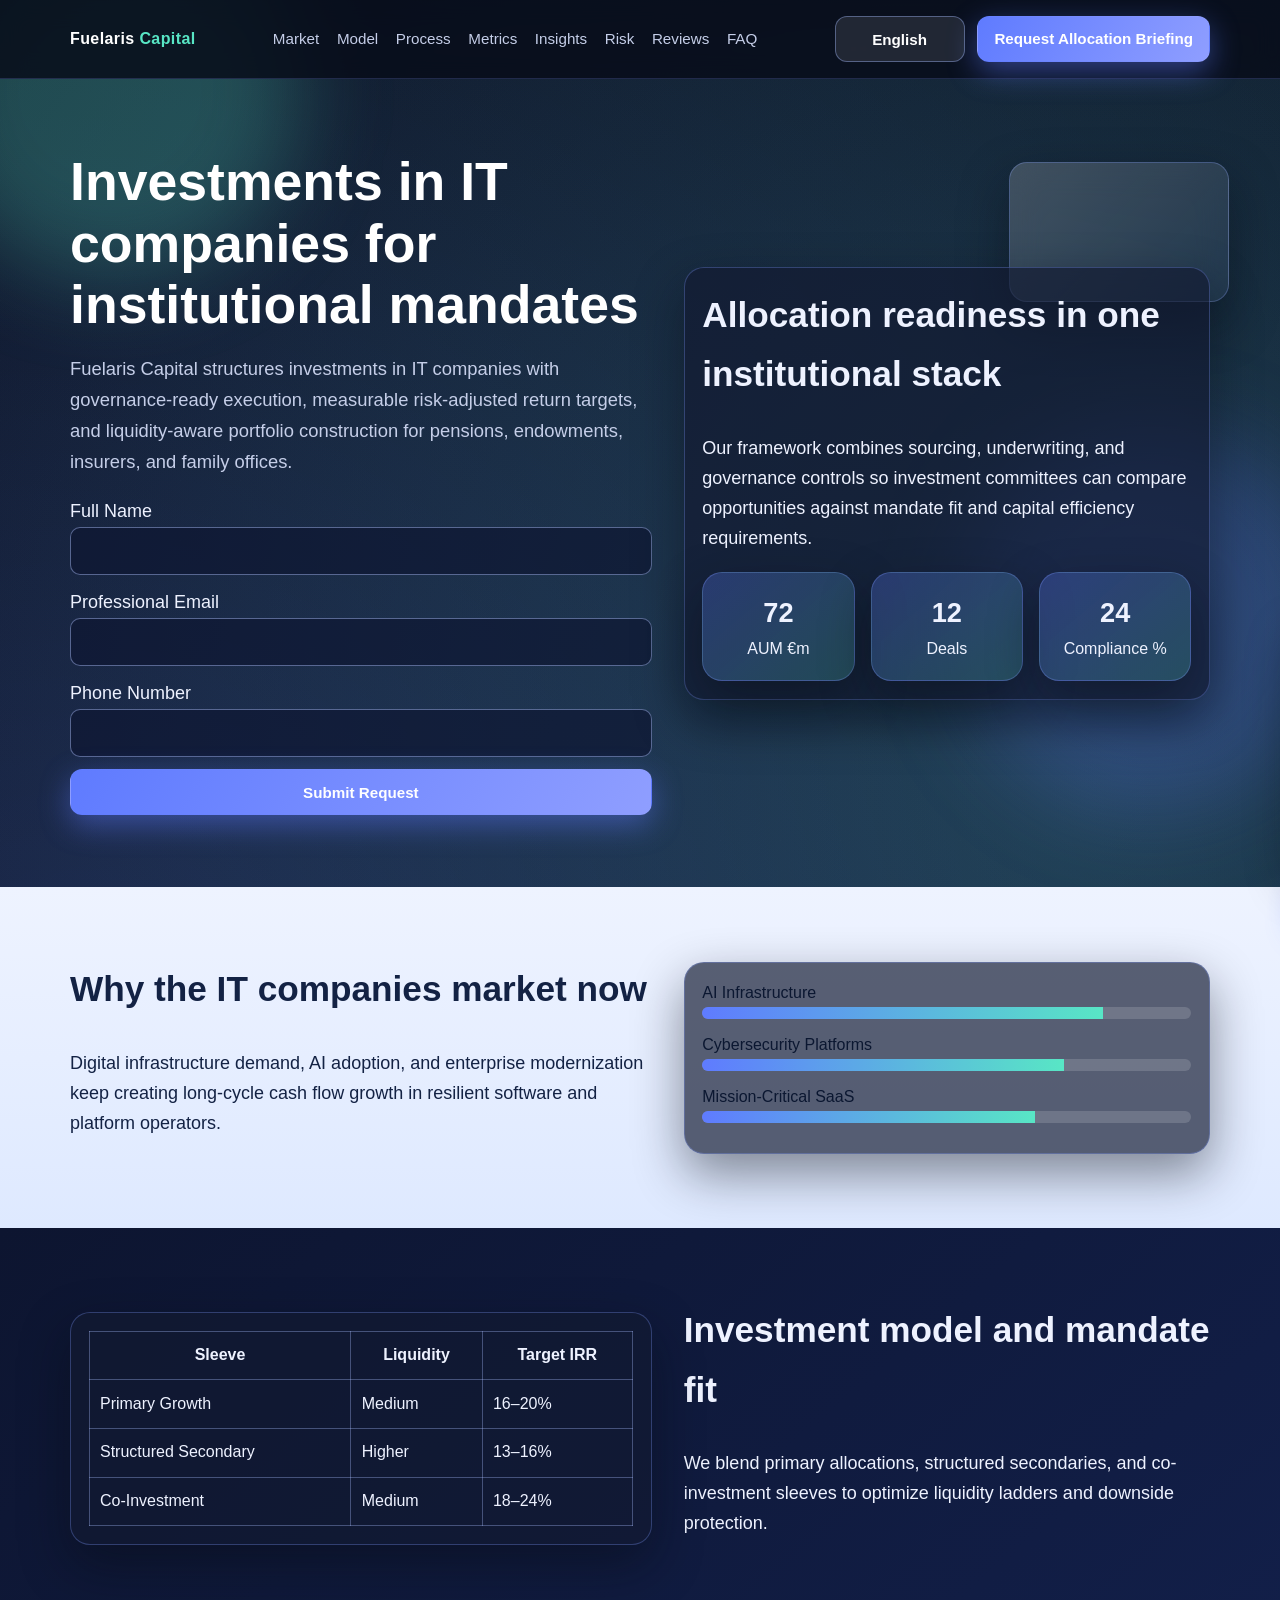
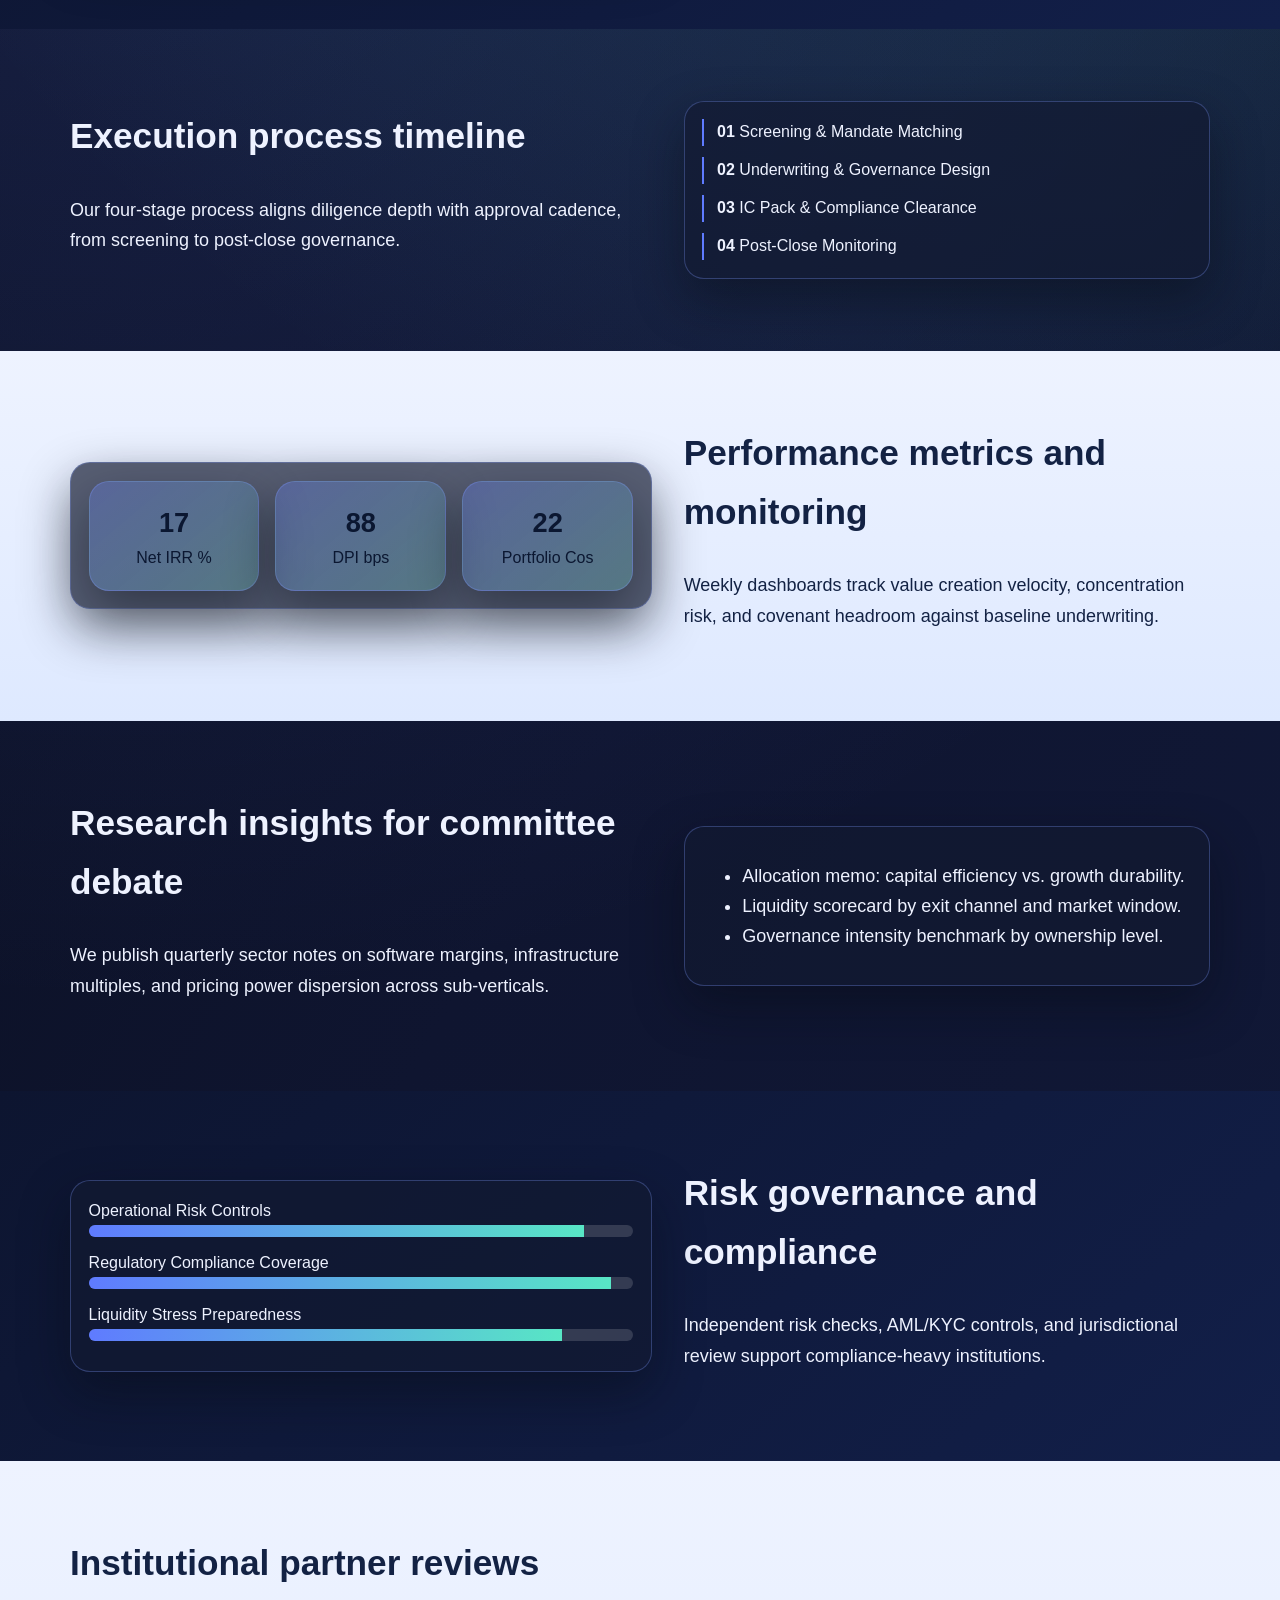
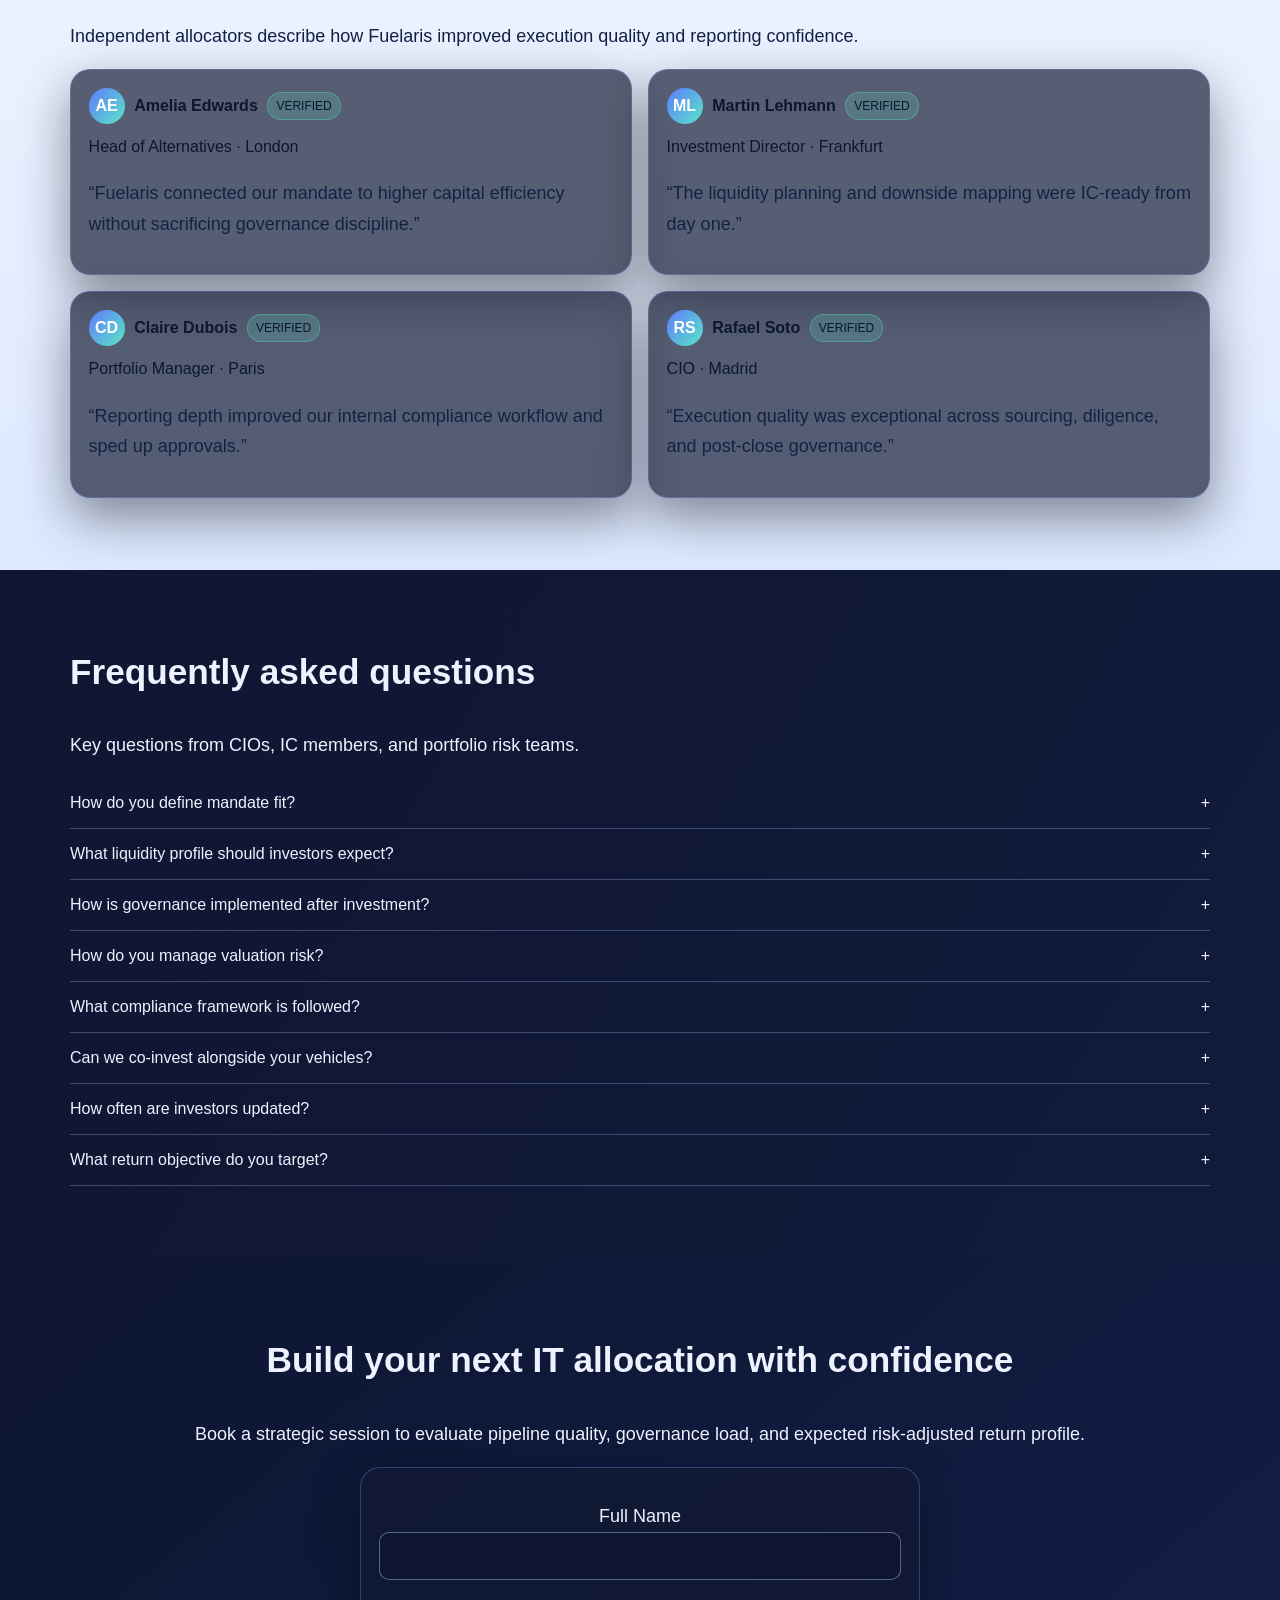
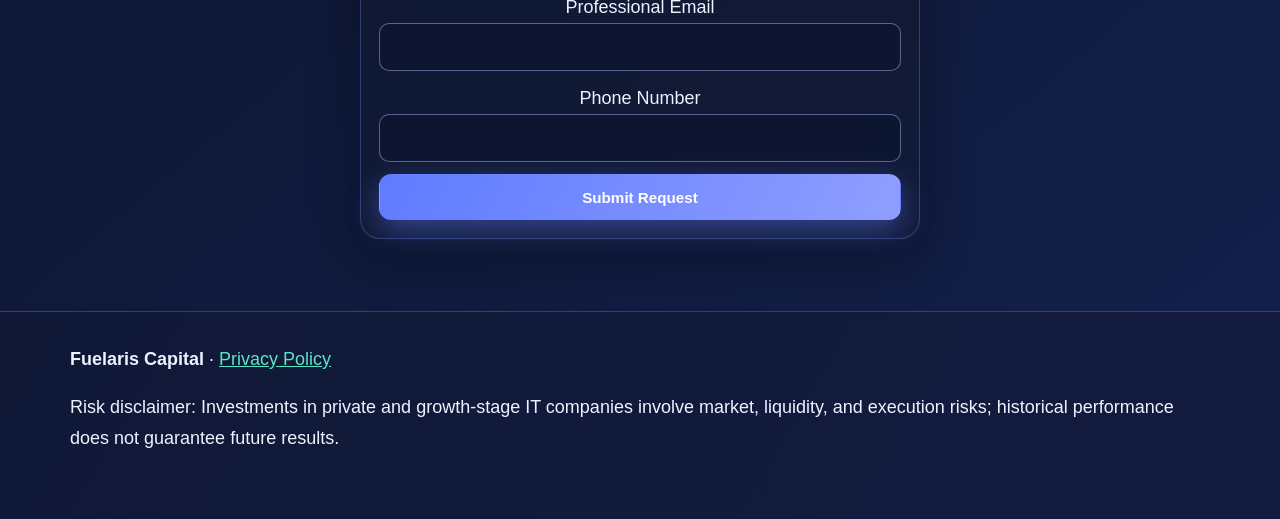
<file: index.html>
<!doctype html>
<html lang="en">
<head>
  <meta charset="utf-8" />
  <meta name="viewport" content="width=device-width,initial-scale=1" />
  <title>Fuelaris Capital | Institutional Investments in IT Companies</title>
  <meta name="description" content="Fuelaris Capital delivers institutional-grade investments in IT companies with governance, compliance, and risk-adjusted return focus." />
  <link rel="canonical" href="https://www.fuelariscapital.com/index.html" />
  <link rel="alternate" hreflang="en" href="https://www.fuelariscapital.com/index.html" />
  <link rel="alternate" hreflang="de" href="https://www.fuelariscapital.com/de/index.html" />
  <link rel="alternate" hreflang="fr" href="https://www.fuelariscapital.com/fr/index.html" />
  <link rel="alternate" hreflang="es" href="https://www.fuelariscapital.com/es/index.html" />
  <link rel="alternate" hreflang="it" href="https://www.fuelariscapital.com/it/index.html" />
  <link rel="alternate" hreflang="x-default" href="https://www.fuelariscapital.com/index.html" />
  <meta property="og:title" content="Fuelaris Capital | Institutional Investments in IT Companies" />
  <meta property="og:description" content="Fuelaris Capital delivers institutional-grade investments in IT companies with governance, compliance, and risk-adjusted return focus." />
  <meta property="og:type" content="website" />
  <meta property="og:url" content="https://www.fuelariscapital.com/index.html" />
  <meta name="twitter:card" content="summary_large_image" />
  <meta name="twitter:title" content="Fuelaris Capital | Institutional Investments in IT Companies" />
  <meta name="twitter:description" content="Fuelaris Capital delivers institutional-grade investments in IT companies with governance, compliance, and risk-adjusted return focus." />
  <link rel="stylesheet" href="assets/style.css" />
  <script type="application/ld+json">{"@context":"https://schema.org","@graph":[{"@type":"Organization","name":"Fuelaris Capital","url":"https://www.fuelariscapital.com/"},{"@type":"WebSite","name":"Fuelaris Capital","url":"https://www.fuelariscapital.com/"},{"@type":"FAQPage","mainEntity":[{"@type":"Question","name":"How do you define mandate fit?","acceptedAnswer":{"@type":"Answer","text":"We map each deal against return targets, liquidity tolerance, concentration limits, and governance capacity before recommendation."}},{"@type":"Question","name":"What liquidity profile should investors expect?","acceptedAnswer":{"@type":"Answer","text":"Portfolios are structured in laddered vintages with clear hold assumptions, secondary optionality, and distribution pacing scenarios."}},{"@type":"Question","name":"How is governance implemented after investment?","acceptedAnswer":{"@type":"Answer","text":"We install KPI packs, board reporting standards, and escalation protocols aligned with institutional oversight requirements."}},{"@type":"Question","name":"How do you manage valuation risk?","acceptedAnswer":{"@type":"Answer","text":"We use scenario-based underwriting, peer multiple triangulation, and trigger thresholds for re-underwriting."}},{"@type":"Question","name":"What compliance framework is followed?","acceptedAnswer":{"@type":"Answer","text":"AML/KYC, sanctions screening, beneficial ownership checks, and jurisdictional legal review are embedded in execution."}},{"@type":"Question","name":"Can we co-invest alongside your vehicles?","acceptedAnswer":{"@type":"Answer","text":"Yes, qualified institutions can access co-investment sleeves with dedicated diligence packs and governance rights."}},{"@type":"Question","name":"How often are investors updated?","acceptedAnswer":{"@type":"Answer","text":"Standard cadence includes monthly operating data, quarterly portfolio review, and immediate alerts for material events."}},{"@type":"Question","name":"What return objective do you target?","acceptedAnswer":{"@type":"Answer","text":"Targets vary by sleeve, with focus on durable risk-adjusted return and disciplined downside containment."}}]}, {"@type":"Review","author":{"@type":"Person","name":"Amelia Edwards"},"reviewBody":"Fuelaris connected our mandate to higher capital efficiency without sacrificing governance discipline.","reviewRating":{"@type":"Rating","ratingValue":"5","bestRating":"5"}},{"@type":"Review","author":{"@type":"Person","name":"Martin Lehmann"},"reviewBody":"The liquidity planning and downside mapping were IC-ready from day one.","reviewRating":{"@type":"Rating","ratingValue":"5","bestRating":"5"}},{"@type":"Review","author":{"@type":"Person","name":"Claire Dubois"},"reviewBody":"Reporting depth improved our internal compliance workflow and sped up approvals.","reviewRating":{"@type":"Rating","ratingValue":"5","bestRating":"5"}},{"@type":"Review","author":{"@type":"Person","name":"Rafael Soto"},"reviewBody":"Execution quality was exceptional across sourcing, diligence, and post-close governance.","reviewRating":{"@type":"Rating","ratingValue":"5","bestRating":"5"}}]}</script>
</head>
<body>
<div class="bg-mesh"></div><div class="glow one"></div><div class="glow two"></div><div class="glass-float"></div>
<header class="site-header">
  <div class="container header-inner">
    <a class="brand" href="index.html">Fuelaris <span>Capital</span></a>
    <nav class="main-nav" aria-label="Primary"><a href="#market">Market</a>
<a href="#model">Model</a>
<a href="#process">Process</a>
<a href="#metrics">Metrics</a>
<a href="#insights">Insights</a>
<a href="#risk">Risk</a>
<a href="#reviews">Reviews</a>
<a href="#faq">FAQ</a></nav>
    <div class="header-right">
      <div class="lang-switcher"><button class="lang-toggle" aria-haspopup="true" aria-expanded="false">English</button><div class="lang-menu"><a href="index.html" class="active"><svg class="flag" viewBox="0 0 60 40" aria-hidden="true"><rect width="60" height="40" fill="#012169"/><path d="M0 0l60 40M60 0L0 40" stroke="#fff" stroke-width="8"/><path d="M0 0l60 40M60 0L0 40" stroke="#C8102E" stroke-width="4"/><path d="M30 0v40M0 20h60" stroke="#fff" stroke-width="12"/><path d="M30 0v40M0 20h60" stroke="#C8102E" stroke-width="7"/></svg><span>English</span></a>
<a href="de/index.html" class=""><svg class="flag" viewBox="0 0 60 40" aria-hidden="true"><rect width="60" height="13.4" y="0" fill="#000"/><rect width="60" height="13.3" y="13.4" fill="#DD0000"/><rect width="60" height="13.3" y="26.7" fill="#FFCE00"/></svg><span>Deutsch</span></a>
<a href="fr/index.html" class=""><svg class="flag" viewBox="0 0 60 40" aria-hidden="true"><rect width="20" height="40" fill="#0055A4"/><rect width="20" height="40" x="20" fill="#fff"/><rect width="20" height="40" x="40" fill="#EF4135"/></svg><span>Français</span></a>
<a href="es/index.html" class=""><svg class="flag" viewBox="0 0 60 40" aria-hidden="true"><rect width="60" height="10" y="0" fill="#AA151B"/><rect width="60" height="20" y="10" fill="#F1BF00"/><rect width="60" height="10" y="30" fill="#AA151B"/></svg><span>Español</span></a>
<a href="it/index.html" class=""><svg class="flag" viewBox="0 0 60 40" aria-hidden="true"><rect width="20" height="40" fill="#009246"/><rect width="20" height="40" x="20" fill="#fff"/><rect width="20" height="40" x="40" fill="#CE2B37"/></svg><span>Italiano</span></a></div></div>
      <a class="btn btn-primary" href="#final-cta">Request Allocation Briefing</a>
      <button class="burger" aria-label="Menu">☰</button>
    </div>
  </div>
</header>
<div class="drawer-overlay"></div>
<aside class="mobile-drawer" aria-label="Mobile Menu">
  <div class="drawer-top"><strong>Fuelaris Capital</strong><button class="drawer-close btn" aria-label="Close">✕</button></div>
  <nav class="drawer-nav"><a href="#market">Market</a>
<a href="#model">Model</a>
<a href="#process">Process</a>
<a href="#metrics">Metrics</a>
<a href="#insights">Insights</a>
<a href="#risk">Risk</a>
<a href="#reviews">Reviews</a>
<a href="#faq">FAQ</a></nav>
  <div class="lang-switcher" style="margin-top:1rem"><button class="lang-toggle">English</button><div class="lang-menu" style="display:block;position:static;width:100%"><a href="index.html" class="active"><svg class="flag" viewBox="0 0 60 40" aria-hidden="true"><rect width="60" height="40" fill="#012169"/><path d="M0 0l60 40M60 0L0 40" stroke="#fff" stroke-width="8"/><path d="M0 0l60 40M60 0L0 40" stroke="#C8102E" stroke-width="4"/><path d="M30 0v40M0 20h60" stroke="#fff" stroke-width="12"/><path d="M30 0v40M0 20h60" stroke="#C8102E" stroke-width="7"/></svg><span>English</span></a>
<a href="de/index.html" class=""><svg class="flag" viewBox="0 0 60 40" aria-hidden="true"><rect width="60" height="13.4" y="0" fill="#000"/><rect width="60" height="13.3" y="13.4" fill="#DD0000"/><rect width="60" height="13.3" y="26.7" fill="#FFCE00"/></svg><span>Deutsch</span></a>
<a href="fr/index.html" class=""><svg class="flag" viewBox="0 0 60 40" aria-hidden="true"><rect width="20" height="40" fill="#0055A4"/><rect width="20" height="40" x="20" fill="#fff"/><rect width="20" height="40" x="40" fill="#EF4135"/></svg><span>Français</span></a>
<a href="es/index.html" class=""><svg class="flag" viewBox="0 0 60 40" aria-hidden="true"><rect width="60" height="10" y="0" fill="#AA151B"/><rect width="60" height="20" y="10" fill="#F1BF00"/><rect width="60" height="10" y="30" fill="#AA151B"/></svg><span>Español</span></a>
<a href="it/index.html" class=""><svg class="flag" viewBox="0 0 60 40" aria-hidden="true"><rect width="20" height="40" fill="#009246"/><rect width="20" height="40" x="20" fill="#fff"/><rect width="20" height="40" x="40" fill="#CE2B37"/></svg><span>Italiano</span></a></div></div>
  <a class="btn btn-primary" style="margin-top:1rem" href="#final-cta">Request Allocation Briefing</a>
</aside>

<main>
<section class="container hero-grid" id="hero"><div class="reveal"><h1>Investments in IT companies for institutional mandates</h1><p class="lead">Fuelaris Capital structures investments in IT companies with governance-ready execution, measurable risk-adjusted return targets, and liquidity-aware portfolio construction for pensions, endowments, insurers, and family offices.</p><form><label>Full Name<input name="name" autocomplete="name" required></label><label>Professional Email<input type="email" name="email" autocomplete="email" required></label><label>Phone Number<input type="tel" name="phone" autocomplete="tel" required></label><button class="btn btn-primary" type="submit">Submit Request</button></form></div><div class="card reveal"><h2>Allocation readiness in one institutional stack</h2><p>Our framework combines sourcing, underwriting, and governance controls so investment committees can compare opportunities against mandate fit and capital efficiency requirements.</p><div class="visual-grid"><div class="card kpi"><strong data-count="240" class="reveal">0</strong><span>AUM €m</span></div><div class="card kpi"><strong data-count="28" class="reveal">0</strong><span>Deals</span></div><div class="card kpi"><strong data-count="94" class="reveal">0</strong><span>Compliance %</span></div></div></div></section>

<section class="section-light"><div class="container split"><div><h2 id="market">Why the IT companies market now</h2><p>Digital infrastructure demand, AI adoption, and enterprise modernization keep creating long-cycle cash flow growth in resilient software and platform operators.</p></div><div class="card reveal"><div>AI Infrastructure</div><div class="bar"><div class="fill" data-fill="82%"></div></div><div>Cybersecurity Platforms</div><div class="bar"><div class="fill" data-fill="74%"></div></div><div>Mission-Critical SaaS</div><div class="bar"><div class="fill" data-fill="68%"></div></div></div></div></section>

<section class="section-dark"><div class="container split"><div class="card reveal"><table class="comparison"><tr><th>Sleeve</th><th>Liquidity</th><th>Target IRR</th></tr><tr><td>Primary Growth</td><td>Medium</td><td>16–20%</td></tr><tr><td>Structured Secondary</td><td>Higher</td><td>13–16%</td></tr><tr><td>Co-Investment</td><td>Medium</td><td>18–24%</td></tr></table></div><div><h2 id="model">Investment model and mandate fit</h2><p>We blend primary allocations, structured secondaries, and co-investment sleeves to optimize liquidity ladders and downside protection.</p></div></div></section>

<section><div class="container grid-2"><div><h2 id="process">Execution process timeline</h2><p>Our four-stage process aligns diligence depth with approval cadence, from screening to post-close governance.</p></div><div class="card timeline reveal"><div class="step"><strong>01</strong> Screening & Mandate Matching</div><div class="step"><strong>02</strong> Underwriting & Governance Design</div><div class="step"><strong>03</strong> IC Pack & Compliance Clearance</div><div class="step"><strong>04</strong> Post-Close Monitoring</div></div></div></section>

<section class="section-light"><div class="container split"><div class="card reveal"><div class="visual-grid"><div class="card kpi"><strong data-count="17" class="reveal">0</strong><span>Net IRR %</span></div><div class="card kpi"><strong data-count="142" class="reveal">0</strong><span>DPI bps</span></div><div class="card kpi"><strong data-count="29" class="reveal">0</strong><span>Portfolio Cos</span></div></div></div><div><h2 id="metrics">Performance metrics and monitoring</h2><p>Weekly dashboards track value creation velocity, concentration risk, and covenant headroom against baseline underwriting.</p></div></div></section>

<section><div class="container grid-2"><div><h2 id="insights">Research insights for committee debate</h2><p>We publish quarterly sector notes on software margins, infrastructure multiples, and pricing power dispersion across sub-verticals.</p></div><div class="card reveal"><ul><li>Allocation memo: capital efficiency vs. growth durability.</li><li>Liquidity scorecard by exit channel and market window.</li><li>Governance intensity benchmark by ownership level.</li></ul></div></div></section>

<section class="section-dark"><div class="container split"><div class="card reveal"><div>Operational Risk Controls</div><div class="bar"><div class="fill" data-fill="91%"></div></div><div>Regulatory Compliance Coverage</div><div class="bar"><div class="fill" data-fill="96%"></div></div><div>Liquidity Stress Preparedness</div><div class="bar"><div class="fill" data-fill="87%"></div></div></div><div><h2 id="risk">Risk governance and compliance</h2><p>Independent risk checks, AML/KYC controls, and jurisdictional review support compliance-heavy institutions.</p></div></div></section>

<section class="section-light"><div class="container"><h2 id="reviews">Institutional partner reviews</h2><p>Independent allocators describe how Fuelaris improved execution quality and reporting confidence.</p><div class="review-grid"><article class="card reveal"><div class="review-head"><span class="avatar">AE</span><strong>Amelia Edwards</strong><span class="verified">VERIFIED</span></div><div>Head of Alternatives · London</div><p>“Fuelaris connected our mandate to higher capital efficiency without sacrificing governance discipline.”</p></article>
<article class="card reveal"><div class="review-head"><span class="avatar">ML</span><strong>Martin Lehmann</strong><span class="verified">VERIFIED</span></div><div>Investment Director · Frankfurt</div><p>“The liquidity planning and downside mapping were IC-ready from day one.”</p></article>
<article class="card reveal"><div class="review-head"><span class="avatar">CD</span><strong>Claire Dubois</strong><span class="verified">VERIFIED</span></div><div>Portfolio Manager · Paris</div><p>“Reporting depth improved our internal compliance workflow and sped up approvals.”</p></article>
<article class="card reveal"><div class="review-head"><span class="avatar">RS</span><strong>Rafael Soto</strong><span class="verified">VERIFIED</span></div><div>CIO · Madrid</div><p>“Execution quality was exceptional across sourcing, diligence, and post-close governance.”</p></article></div></div></section>

<section><div class="container"><h2 id="faq">Frequently asked questions</h2><p>Key questions from CIOs, IC members, and portfolio risk teams.</p><div class="faq-item"><button class="faq-q" aria-expanded="false">How do you define mandate fit?<span>+</span></button><div class="faq-content">We map each deal against return targets, liquidity tolerance, concentration limits, and governance capacity before recommendation.</div></div>
<div class="faq-item"><button class="faq-q" aria-expanded="false">What liquidity profile should investors expect?<span>+</span></button><div class="faq-content">Portfolios are structured in laddered vintages with clear hold assumptions, secondary optionality, and distribution pacing scenarios.</div></div>
<div class="faq-item"><button class="faq-q" aria-expanded="false">How is governance implemented after investment?<span>+</span></button><div class="faq-content">We install KPI packs, board reporting standards, and escalation protocols aligned with institutional oversight requirements.</div></div>
<div class="faq-item"><button class="faq-q" aria-expanded="false">How do you manage valuation risk?<span>+</span></button><div class="faq-content">We use scenario-based underwriting, peer multiple triangulation, and trigger thresholds for re-underwriting.</div></div>
<div class="faq-item"><button class="faq-q" aria-expanded="false">What compliance framework is followed?<span>+</span></button><div class="faq-content">AML/KYC, sanctions screening, beneficial ownership checks, and jurisdictional legal review are embedded in execution.</div></div>
<div class="faq-item"><button class="faq-q" aria-expanded="false">Can we co-invest alongside your vehicles?<span>+</span></button><div class="faq-content">Yes, qualified institutions can access co-investment sleeves with dedicated diligence packs and governance rights.</div></div>
<div class="faq-item"><button class="faq-q" aria-expanded="false">How often are investors updated?<span>+</span></button><div class="faq-content">Standard cadence includes monthly operating data, quarterly portfolio review, and immediate alerts for material events.</div></div>
<div class="faq-item"><button class="faq-q" aria-expanded="false">What return objective do you target?<span>+</span></button><div class="faq-content">Targets vary by sleeve, with focus on durable risk-adjusted return and disciplined downside containment.</div></div></div></section>

<section id="final-cta" class="section-dark"><div class="container centered"><h2>Build your next IT allocation with confidence</h2><p>Book a strategic session to evaluate pipeline quality, governance load, and expected risk-adjusted return profile.</p><div class="card" style="max-width:560px;margin:0 auto"><form><label>Full Name<input name="name2" autocomplete="name" required></label><label>Professional Email<input type="email" name="email2" autocomplete="email" required></label><label>Phone Number<input type="tel" name="phone2" autocomplete="tel" required></label><button class="btn btn-primary" type="submit">Submit Request</button></form></div></div></section>
</main>

<footer><div class="container"><strong>Fuelaris Capital</strong> · <a href="#" data-open-privacy>Privacy Policy</a><p>Risk disclaimer: Investments in private and growth-stage IT companies involve market, liquidity, and execution risks; historical performance does not guarantee future results.</p></div></footer>

<div class="modal" id="privacy-modal" role="dialog" aria-modal="true" aria-label="Privacy Policy"><div class="modal-panel"><button class="modal-close-x" aria-label="Close">✕</button><h2>Privacy Policy</h2><p><strong>Introduction:</strong> Fuelaris Capital safeguards investor information used for allocation, governance, and execution communication.</p><p><strong>Data collection:</strong> We collect identity, professional contact data, suitability information, and communication records submitted through forms and meetings.</p><p><strong>Legal basis:</strong> Processing relies on legitimate interest, contractual preparation, and legal obligations for compliance.</p><p><strong>Cookies:</strong> Essential cookies support security and session continuity; analytics cookies are used in aggregate form.</p><p><strong>Retention:</strong> Records are retained according to regulatory retention schedules and then securely removed.</p><p><strong>Third-party sharing:</strong> Data may be shared with custodians, legal advisors, auditors, and regulated service providers under confidentiality obligations.</p><p><strong>Security:</strong> Encryption, access controls, logging, and periodic reviews protect confidentiality and integrity.</p><p><strong>User rights:</strong> Investors can request access, correction, portability, restriction, or deletion where legally permitted.</p><p><strong>International transfers:</strong> Cross-border transfers use contractual safeguards and equivalent protection standards.</p><p><strong>Industry risk disclosure:</strong> Investment communications can include forward-looking assumptions exposed to market and liquidity shocks.</p><p><strong>Contact:</strong> privacy@fuelariscapital.com</p><button class="modal-close-bottom">Close</button></div></div>

<script src="assets/app.js" defer></script>
</body>
</html>
</file>
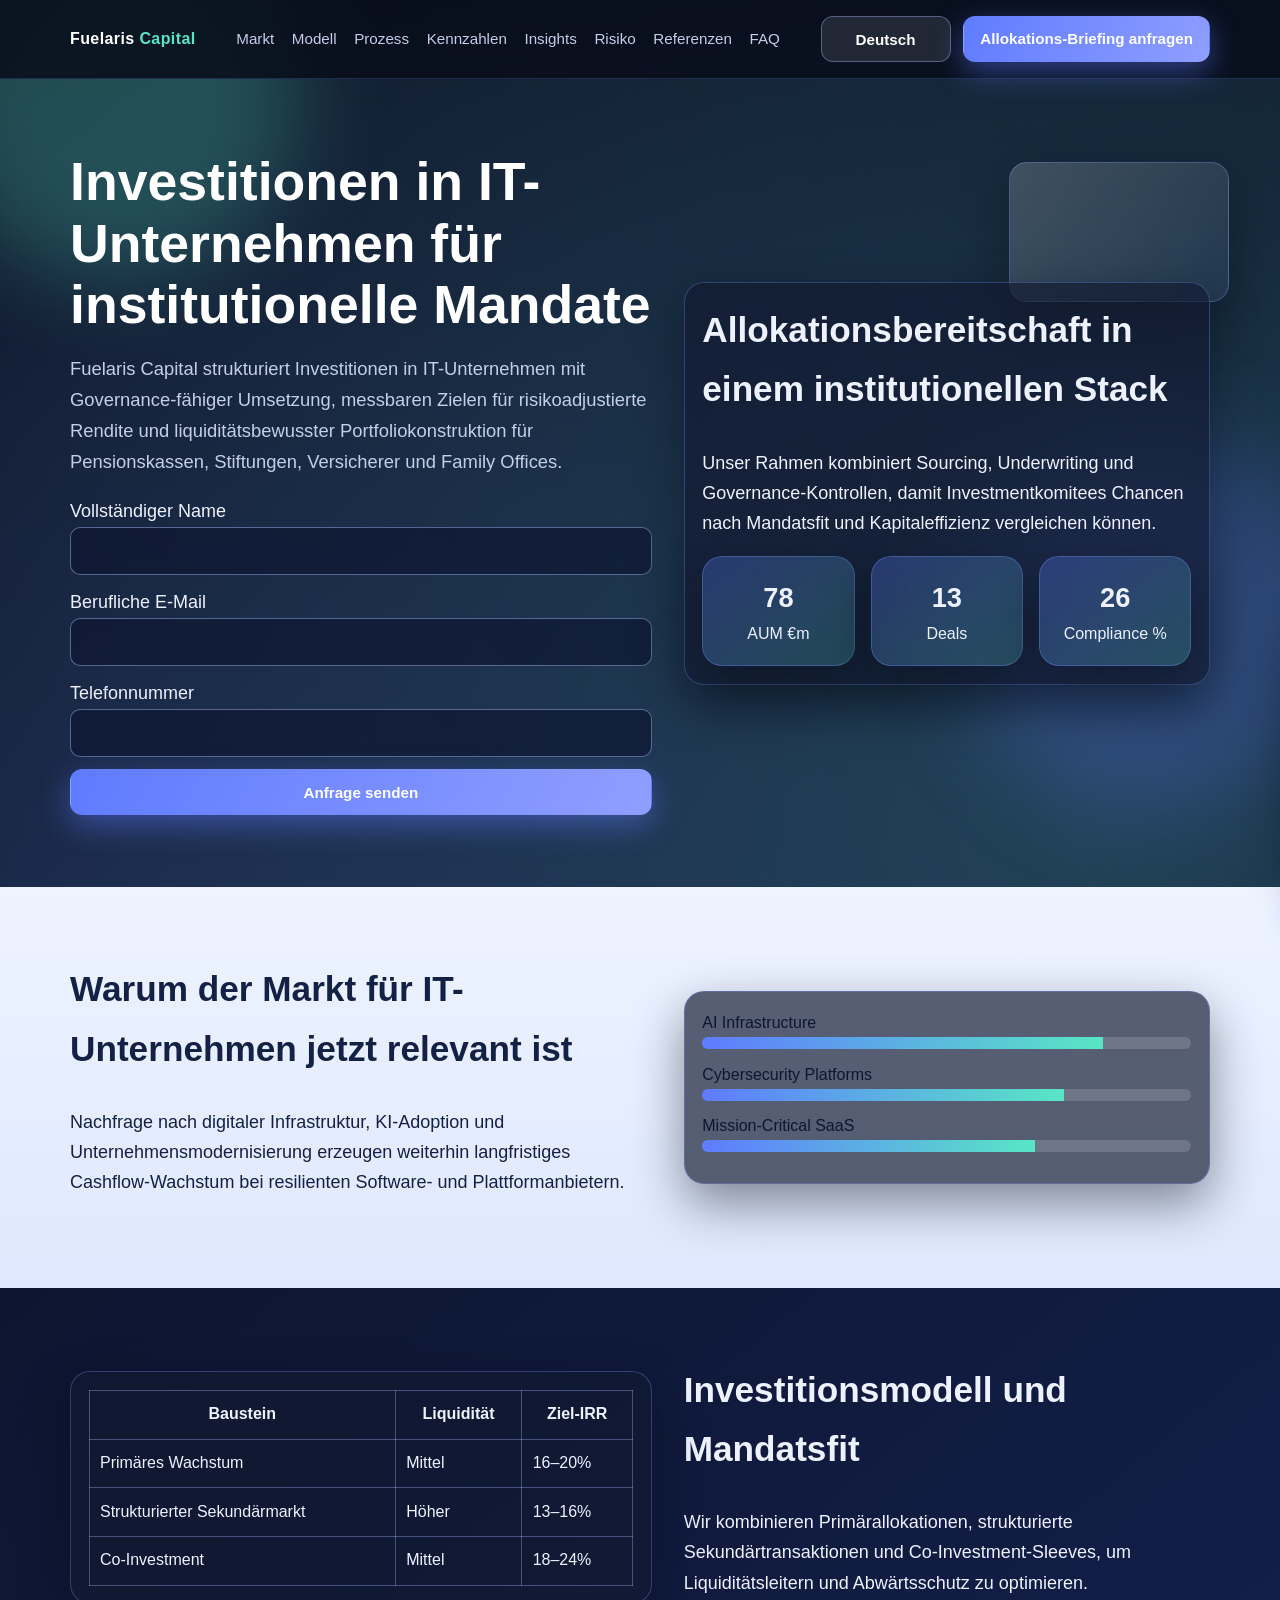
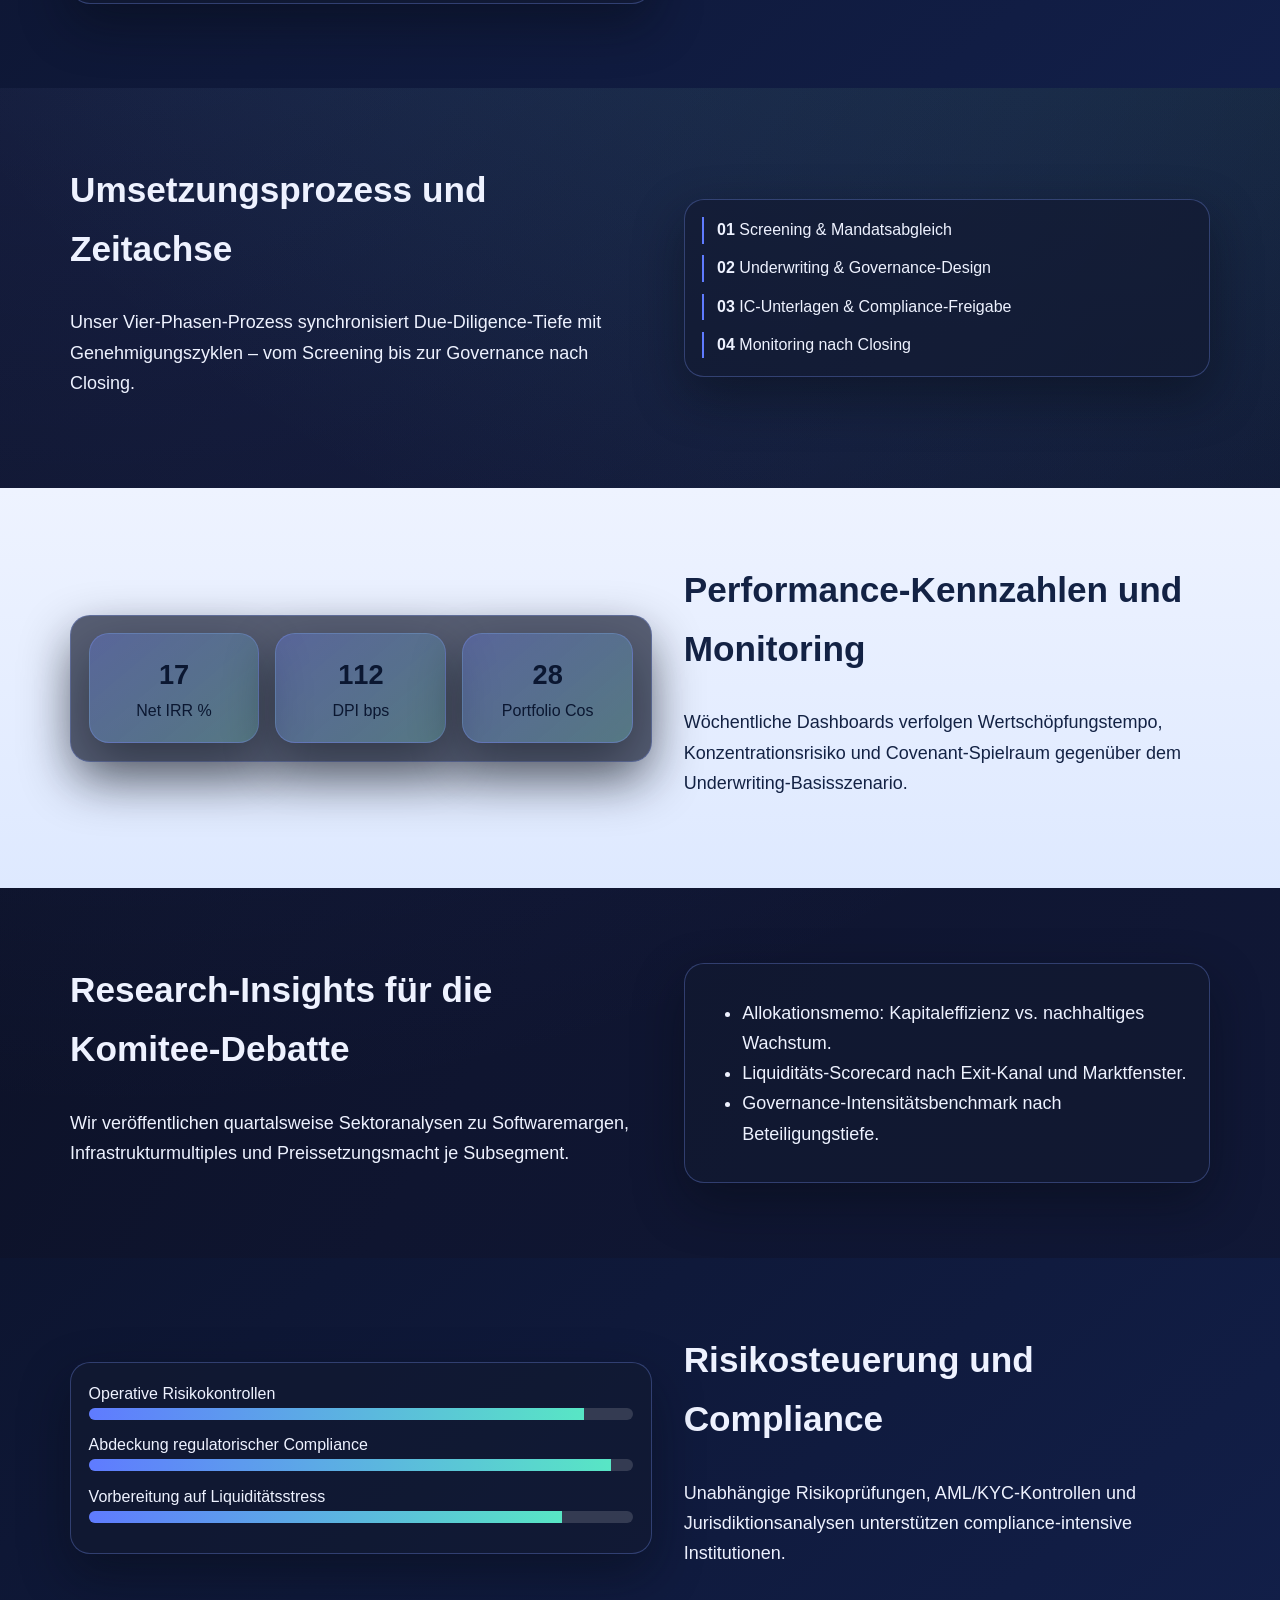
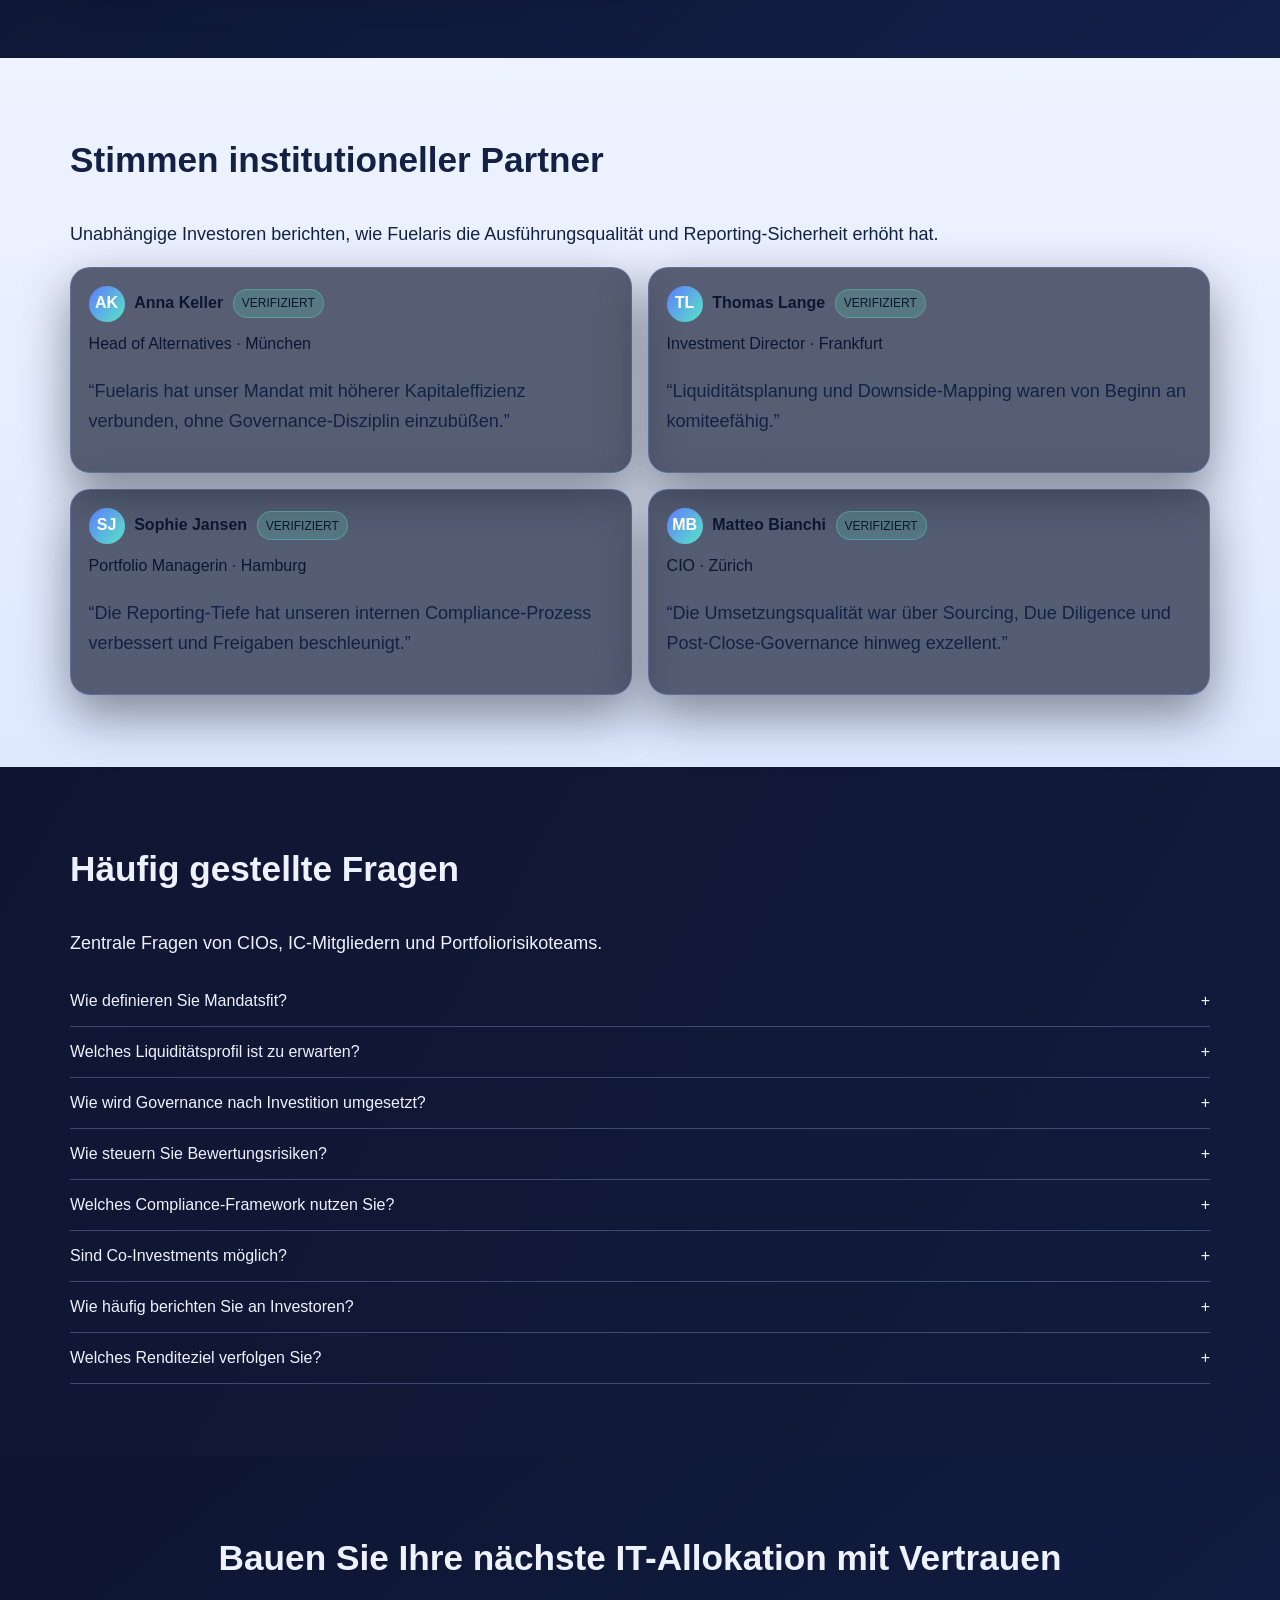
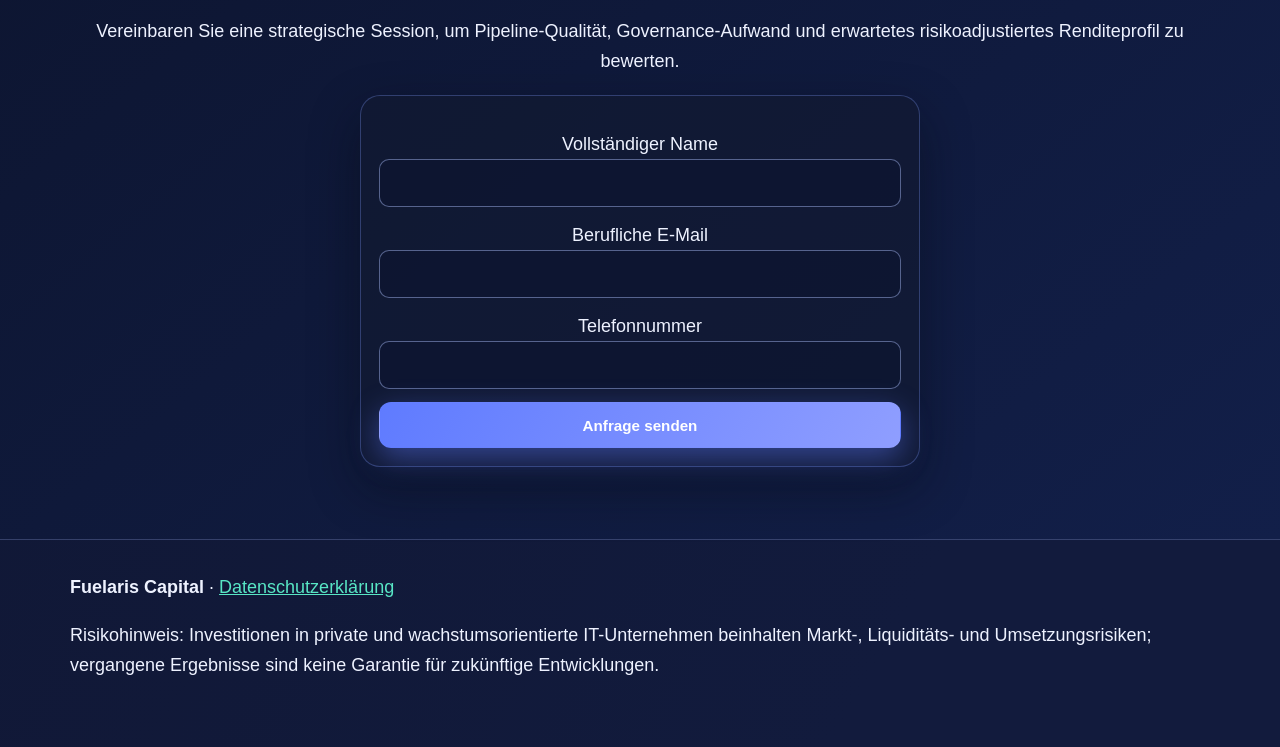
<file: de/index.html>
<!doctype html>
<html lang="de">
<head>
  <meta charset="utf-8" />
  <meta name="viewport" content="width=device-width,initial-scale=1" />
  <title>Fuelaris Capital | Institutionelle Investitionen in IT-Unternehmen</title>
  <meta name="description" content="Fuelaris Capital bietet institutionelle Investitionen in IT-Unternehmen mit Fokus auf Governance, Compliance und risikoadjustierte Rendite." />
  <link rel="canonical" href="https://www.fuelariscapital.com/de/index.html" />
  <link rel="alternate" hreflang="en" href="https://www.fuelariscapital.com/index.html" />
  <link rel="alternate" hreflang="de" href="https://www.fuelariscapital.com/de/index.html" />
  <link rel="alternate" hreflang="fr" href="https://www.fuelariscapital.com/fr/index.html" />
  <link rel="alternate" hreflang="es" href="https://www.fuelariscapital.com/es/index.html" />
  <link rel="alternate" hreflang="it" href="https://www.fuelariscapital.com/it/index.html" />
  <link rel="alternate" hreflang="x-default" href="https://www.fuelariscapital.com/index.html" />
  <meta property="og:title" content="Fuelaris Capital | Institutionelle Investitionen in IT-Unternehmen" />
  <meta property="og:description" content="Fuelaris Capital bietet institutionelle Investitionen in IT-Unternehmen mit Fokus auf Governance, Compliance und risikoadjustierte Rendite." />
  <meta property="og:type" content="website" />
  <meta property="og:url" content="https://www.fuelariscapital.com/de/index.html" />
  <meta name="twitter:card" content="summary_large_image" />
  <meta name="twitter:title" content="Fuelaris Capital | Institutionelle Investitionen in IT-Unternehmen" />
  <meta name="twitter:description" content="Fuelaris Capital bietet institutionelle Investitionen in IT-Unternehmen mit Fokus auf Governance, Compliance und risikoadjustierte Rendite." />
  <link rel="stylesheet" href="../assets/style.css" />
  <script type="application/ld+json">{"@context":"https://schema.org","@graph":[{"@type":"Organization","name":"Fuelaris Capital","url":"https://www.fuelariscapital.com/"},{"@type":"WebSite","name":"Fuelaris Capital","url":"https://www.fuelariscapital.com/"},{"@type":"FAQPage","mainEntity":[{"@type":"Question","name":"Wie definieren Sie Mandatsfit?","acceptedAnswer":{"@type":"Answer","text":"Wir prüfen jedes Investment gegen Renditeziel, Liquiditätstoleranz, Konzentrationsgrenzen und Governance-Kapazität."}},{"@type":"Question","name":"Welches Liquiditätsprofil ist zu erwarten?","acceptedAnswer":{"@type":"Answer","text":"Portfolios werden mit gestaffelten Vintages, klaren Haltedauern, Sekundäroptionen und Ausschüttungsszenarien strukturiert."}},{"@type":"Question","name":"Wie wird Governance nach Investition umgesetzt?","acceptedAnswer":{"@type":"Answer","text":"Wir etablieren KPI-Pakete, Board-Reporting-Standards und Eskalationsprotokolle entsprechend institutioneller Aufsicht."}},{"@type":"Question","name":"Wie steuern Sie Bewertungsrisiken?","acceptedAnswer":{"@type":"Answer","text":"Wir arbeiten mit szenariobasiertem Underwriting, Peer-Multiple-Triangulation und Schwellen für Re-Underwriting."}},{"@type":"Question","name":"Welches Compliance-Framework nutzen Sie?","acceptedAnswer":{"@type":"Answer","text":"AML/KYC, Sanktionsscreening, wirtschaftlich Berechtigte und juristische Prüfung der Jurisdiktion sind integriert."}},{"@type":"Question","name":"Sind Co-Investments möglich?","acceptedAnswer":{"@type":"Answer","text":"Ja, qualifizierte Institutionen erhalten Co-Investment-Sleeves mit eigenen Due-Diligence-Paketen und Governance-Rechten."}},{"@type":"Question","name":"Wie häufig berichten Sie an Investoren?","acceptedAnswer":{"@type":"Answer","text":"Standard ist monatliche Betriebsdaten, quartalsweiser Portfolio-Review und sofortige Meldung wesentlicher Ereignisse."}},{"@type":"Question","name":"Welches Renditeziel verfolgen Sie?","acceptedAnswer":{"@type":"Answer","text":"Je Sleeve unterschiedlich, mit Fokus auf robuste risikoadjustierte Rendite und disziplinierten Downside-Schutz."}}]}, {"@type":"Review","author":{"@type":"Person","name":"Anna Keller"},"reviewBody":"Fuelaris hat unser Mandat mit höherer Kapitaleffizienz verbunden, ohne Governance-Disziplin einzubüßen.","reviewRating":{"@type":"Rating","ratingValue":"5","bestRating":"5"}},{"@type":"Review","author":{"@type":"Person","name":"Thomas Lange"},"reviewBody":"Liquiditätsplanung und Downside-Mapping waren von Beginn an komiteefähig.","reviewRating":{"@type":"Rating","ratingValue":"5","bestRating":"5"}},{"@type":"Review","author":{"@type":"Person","name":"Sophie Jansen"},"reviewBody":"Die Reporting-Tiefe hat unseren internen Compliance-Prozess verbessert und Freigaben beschleunigt.","reviewRating":{"@type":"Rating","ratingValue":"5","bestRating":"5"}},{"@type":"Review","author":{"@type":"Person","name":"Matteo Bianchi"},"reviewBody":"Die Umsetzungsqualität war über Sourcing, Due Diligence und Post-Close-Governance hinweg exzellent.","reviewRating":{"@type":"Rating","ratingValue":"5","bestRating":"5"}}]}</script>
</head>
<body>
<div class="bg-mesh"></div><div class="glow one"></div><div class="glow two"></div><div class="glass-float"></div>
<header class="site-header">
  <div class="container header-inner">
    <a class="brand" href="../index.html">Fuelaris <span>Capital</span></a>
    <nav class="main-nav" aria-label="Primary"><a href="#markt">Markt</a>
<a href="#modell">Modell</a>
<a href="#prozess">Prozess</a>
<a href="#kennzahlen">Kennzahlen</a>
<a href="#insights">Insights</a>
<a href="#risiko">Risiko</a>
<a href="#referenzen">Referenzen</a>
<a href="#faq">FAQ</a></nav>
    <div class="header-right">
      <div class="lang-switcher"><button class="lang-toggle" aria-haspopup="true" aria-expanded="false">Deutsch</button><div class="lang-menu"><a href="../index.html" class=""><svg class="flag" viewBox="0 0 60 40" aria-hidden="true"><rect width="60" height="40" fill="#012169"/><path d="M0 0l60 40M60 0L0 40" stroke="#fff" stroke-width="8"/><path d="M0 0l60 40M60 0L0 40" stroke="#C8102E" stroke-width="4"/><path d="M30 0v40M0 20h60" stroke="#fff" stroke-width="12"/><path d="M30 0v40M0 20h60" stroke="#C8102E" stroke-width="7"/></svg><span>English</span></a>
<a href="../de/index.html" class="active"><svg class="flag" viewBox="0 0 60 40" aria-hidden="true"><rect width="60" height="13.4" y="0" fill="#000"/><rect width="60" height="13.3" y="13.4" fill="#DD0000"/><rect width="60" height="13.3" y="26.7" fill="#FFCE00"/></svg><span>Deutsch</span></a>
<a href="../fr/index.html" class=""><svg class="flag" viewBox="0 0 60 40" aria-hidden="true"><rect width="20" height="40" fill="#0055A4"/><rect width="20" height="40" x="20" fill="#fff"/><rect width="20" height="40" x="40" fill="#EF4135"/></svg><span>Français</span></a>
<a href="../es/index.html" class=""><svg class="flag" viewBox="0 0 60 40" aria-hidden="true"><rect width="60" height="10" y="0" fill="#AA151B"/><rect width="60" height="20" y="10" fill="#F1BF00"/><rect width="60" height="10" y="30" fill="#AA151B"/></svg><span>Español</span></a>
<a href="../it/index.html" class=""><svg class="flag" viewBox="0 0 60 40" aria-hidden="true"><rect width="20" height="40" fill="#009246"/><rect width="20" height="40" x="20" fill="#fff"/><rect width="20" height="40" x="40" fill="#CE2B37"/></svg><span>Italiano</span></a></div></div>
      <a class="btn btn-primary" href="#final-cta">Allokations-Briefing anfragen</a>
      <button class="burger" aria-label="Menu">☰</button>
    </div>
  </div>
</header>
<div class="drawer-overlay"></div>
<aside class="mobile-drawer" aria-label="Mobile Menu">
  <div class="drawer-top"><strong>Fuelaris Capital</strong><button class="drawer-close btn" aria-label="Schließen">✕</button></div>
  <nav class="drawer-nav"><a href="#markt">Markt</a>
<a href="#modell">Modell</a>
<a href="#prozess">Prozess</a>
<a href="#kennzahlen">Kennzahlen</a>
<a href="#insights">Insights</a>
<a href="#risiko">Risiko</a>
<a href="#referenzen">Referenzen</a>
<a href="#faq">FAQ</a></nav>
  <div class="lang-switcher" style="margin-top:1rem"><button class="lang-toggle">Deutsch</button><div class="lang-menu" style="display:block;position:static;width:100%"><a href="../index.html" class=""><svg class="flag" viewBox="0 0 60 40" aria-hidden="true"><rect width="60" height="40" fill="#012169"/><path d="M0 0l60 40M60 0L0 40" stroke="#fff" stroke-width="8"/><path d="M0 0l60 40M60 0L0 40" stroke="#C8102E" stroke-width="4"/><path d="M30 0v40M0 20h60" stroke="#fff" stroke-width="12"/><path d="M30 0v40M0 20h60" stroke="#C8102E" stroke-width="7"/></svg><span>English</span></a>
<a href="../de/index.html" class="active"><svg class="flag" viewBox="0 0 60 40" aria-hidden="true"><rect width="60" height="13.4" y="0" fill="#000"/><rect width="60" height="13.3" y="13.4" fill="#DD0000"/><rect width="60" height="13.3" y="26.7" fill="#FFCE00"/></svg><span>Deutsch</span></a>
<a href="../fr/index.html" class=""><svg class="flag" viewBox="0 0 60 40" aria-hidden="true"><rect width="20" height="40" fill="#0055A4"/><rect width="20" height="40" x="20" fill="#fff"/><rect width="20" height="40" x="40" fill="#EF4135"/></svg><span>Français</span></a>
<a href="../es/index.html" class=""><svg class="flag" viewBox="0 0 60 40" aria-hidden="true"><rect width="60" height="10" y="0" fill="#AA151B"/><rect width="60" height="20" y="10" fill="#F1BF00"/><rect width="60" height="10" y="30" fill="#AA151B"/></svg><span>Español</span></a>
<a href="../it/index.html" class=""><svg class="flag" viewBox="0 0 60 40" aria-hidden="true"><rect width="20" height="40" fill="#009246"/><rect width="20" height="40" x="20" fill="#fff"/><rect width="20" height="40" x="40" fill="#CE2B37"/></svg><span>Italiano</span></a></div></div>
  <a class="btn btn-primary" style="margin-top:1rem" href="#final-cta">Allokations-Briefing anfragen</a>
</aside>

<main>
<section class="container hero-grid" id="hero"><div class="reveal"><h1>Investitionen in IT-Unternehmen für institutionelle Mandate</h1><p class="lead">Fuelaris Capital strukturiert Investitionen in IT-Unternehmen mit Governance-fähiger Umsetzung, messbaren Zielen für risikoadjustierte Rendite und liquiditätsbewusster Portfoliokonstruktion für Pensionskassen, Stiftungen, Versicherer und Family Offices.</p><form><label>Vollständiger Name<input name="name" autocomplete="name" required></label><label>Berufliche E-Mail<input type="email" name="email" autocomplete="email" required></label><label>Telefonnummer<input type="tel" name="phone" autocomplete="tel" required></label><button class="btn btn-primary" type="submit">Anfrage senden</button></form></div><div class="card reveal"><h2>Allokationsbereitschaft in einem institutionellen Stack</h2><p>Unser Rahmen kombiniert Sourcing, Underwriting und Governance-Kontrollen, damit Investmentkomitees Chancen nach Mandatsfit und Kapitaleffizienz vergleichen können.</p><div class="visual-grid"><div class="card kpi"><strong data-count="240" class="reveal">0</strong><span>AUM €m</span></div><div class="card kpi"><strong data-count="28" class="reveal">0</strong><span>Deals</span></div><div class="card kpi"><strong data-count="94" class="reveal">0</strong><span>Compliance %</span></div></div></div></section>

<section class="section-light"><div class="container split"><div><h2 id="market">Warum der Markt für IT-Unternehmen jetzt relevant ist</h2><p>Nachfrage nach digitaler Infrastruktur, KI-Adoption und Unternehmensmodernisierung erzeugen weiterhin langfristiges Cashflow-Wachstum bei resilienten Software- und Plattformanbietern.</p></div><div class="card reveal"><div>AI Infrastructure</div><div class="bar"><div class="fill" data-fill="82%"></div></div><div>Cybersecurity Platforms</div><div class="bar"><div class="fill" data-fill="74%"></div></div><div>Mission-Critical SaaS</div><div class="bar"><div class="fill" data-fill="68%"></div></div></div></div></section>

<section class="section-dark"><div class="container split"><div class="card reveal"><table class="comparison"><tr><th>Baustein</th><th>Liquidität</th><th>Ziel-IRR</th></tr><tr><td>Primäres Wachstum</td><td>Mittel</td><td>16–20%</td></tr><tr><td>Strukturierter Sekundärmarkt</td><td>Höher</td><td>13–16%</td></tr><tr><td>Co-Investment</td><td>Mittel</td><td>18–24%</td></tr></table></div><div><h2 id="model">Investitionsmodell und Mandatsfit</h2><p>Wir kombinieren Primärallokationen, strukturierte Sekundärtransaktionen und Co-Investment-Sleeves, um Liquiditätsleitern und Abwärtsschutz zu optimieren.</p></div></div></section>

<section><div class="container grid-2"><div><h2 id="process">Umsetzungsprozess und Zeitachse</h2><p>Unser Vier-Phasen-Prozess synchronisiert Due-Diligence-Tiefe mit Genehmigungszyklen – vom Screening bis zur Governance nach Closing.</p></div><div class="card timeline reveal"><div class="step"><strong>01</strong> Screening & Mandatsabgleich</div><div class="step"><strong>02</strong> Underwriting & Governance-Design</div><div class="step"><strong>03</strong> IC-Unterlagen & Compliance-Freigabe</div><div class="step"><strong>04</strong> Monitoring nach Closing</div></div></div></section>

<section class="section-light"><div class="container split"><div class="card reveal"><div class="visual-grid"><div class="card kpi"><strong data-count="17" class="reveal">0</strong><span>Net IRR %</span></div><div class="card kpi"><strong data-count="142" class="reveal">0</strong><span>DPI bps</span></div><div class="card kpi"><strong data-count="29" class="reveal">0</strong><span>Portfolio Cos</span></div></div></div><div><h2 id="metrics">Performance-Kennzahlen und Monitoring</h2><p>Wöchentliche Dashboards verfolgen Wertschöpfungstempo, Konzentrationsrisiko und Covenant-Spielraum gegenüber dem Underwriting-Basisszenario.</p></div></div></section>

<section><div class="container grid-2"><div><h2 id="insights">Research-Insights für die Komitee-Debatte</h2><p>Wir veröffentlichen quartalsweise Sektoranalysen zu Softwaremargen, Infrastrukturmultiples und Preissetzungsmacht je Subsegment.</p></div><div class="card reveal"><ul><li>Allokationsmemo: Kapitaleffizienz vs. nachhaltiges Wachstum.</li><li>Liquiditäts-Scorecard nach Exit-Kanal und Marktfenster.</li><li>Governance-Intensitätsbenchmark nach Beteiligungstiefe.</li></ul></div></div></section>

<section class="section-dark"><div class="container split"><div class="card reveal"><div>Operative Risikokontrollen</div><div class="bar"><div class="fill" data-fill="91%"></div></div><div>Abdeckung regulatorischer Compliance</div><div class="bar"><div class="fill" data-fill="96%"></div></div><div>Vorbereitung auf Liquiditätsstress</div><div class="bar"><div class="fill" data-fill="87%"></div></div></div><div><h2 id="risk">Risikosteuerung und Compliance</h2><p>Unabhängige Risikoprüfungen, AML/KYC-Kontrollen und Jurisdiktionsanalysen unterstützen compliance-intensive Institutionen.</p></div></div></section>

<section class="section-light"><div class="container"><h2 id="reviews">Stimmen institutioneller Partner</h2><p>Unabhängige Investoren berichten, wie Fuelaris die Ausführungsqualität und Reporting-Sicherheit erhöht hat.</p><div class="review-grid"><article class="card reveal"><div class="review-head"><span class="avatar">AK</span><strong>Anna Keller</strong><span class="verified">VERIFIZIERT</span></div><div>Head of Alternatives · München</div><p>“Fuelaris hat unser Mandat mit höherer Kapitaleffizienz verbunden, ohne Governance-Disziplin einzubüßen.”</p></article>
<article class="card reveal"><div class="review-head"><span class="avatar">TL</span><strong>Thomas Lange</strong><span class="verified">VERIFIZIERT</span></div><div>Investment Director · Frankfurt</div><p>“Liquiditätsplanung und Downside-Mapping waren von Beginn an komiteefähig.”</p></article>
<article class="card reveal"><div class="review-head"><span class="avatar">SJ</span><strong>Sophie Jansen</strong><span class="verified">VERIFIZIERT</span></div><div>Portfolio Managerin · Hamburg</div><p>“Die Reporting-Tiefe hat unseren internen Compliance-Prozess verbessert und Freigaben beschleunigt.”</p></article>
<article class="card reveal"><div class="review-head"><span class="avatar">MB</span><strong>Matteo Bianchi</strong><span class="verified">VERIFIZIERT</span></div><div>CIO · Zürich</div><p>“Die Umsetzungsqualität war über Sourcing, Due Diligence und Post-Close-Governance hinweg exzellent.”</p></article></div></div></section>

<section><div class="container"><h2 id="faq">Häufig gestellte Fragen</h2><p>Zentrale Fragen von CIOs, IC-Mitgliedern und Portfoliorisikoteams.</p><div class="faq-item"><button class="faq-q" aria-expanded="false">Wie definieren Sie Mandatsfit?<span>+</span></button><div class="faq-content">Wir prüfen jedes Investment gegen Renditeziel, Liquiditätstoleranz, Konzentrationsgrenzen und Governance-Kapazität.</div></div>
<div class="faq-item"><button class="faq-q" aria-expanded="false">Welches Liquiditätsprofil ist zu erwarten?<span>+</span></button><div class="faq-content">Portfolios werden mit gestaffelten Vintages, klaren Haltedauern, Sekundäroptionen und Ausschüttungsszenarien strukturiert.</div></div>
<div class="faq-item"><button class="faq-q" aria-expanded="false">Wie wird Governance nach Investition umgesetzt?<span>+</span></button><div class="faq-content">Wir etablieren KPI-Pakete, Board-Reporting-Standards und Eskalationsprotokolle entsprechend institutioneller Aufsicht.</div></div>
<div class="faq-item"><button class="faq-q" aria-expanded="false">Wie steuern Sie Bewertungsrisiken?<span>+</span></button><div class="faq-content">Wir arbeiten mit szenariobasiertem Underwriting, Peer-Multiple-Triangulation und Schwellen für Re-Underwriting.</div></div>
<div class="faq-item"><button class="faq-q" aria-expanded="false">Welches Compliance-Framework nutzen Sie?<span>+</span></button><div class="faq-content">AML/KYC, Sanktionsscreening, wirtschaftlich Berechtigte und juristische Prüfung der Jurisdiktion sind integriert.</div></div>
<div class="faq-item"><button class="faq-q" aria-expanded="false">Sind Co-Investments möglich?<span>+</span></button><div class="faq-content">Ja, qualifizierte Institutionen erhalten Co-Investment-Sleeves mit eigenen Due-Diligence-Paketen und Governance-Rechten.</div></div>
<div class="faq-item"><button class="faq-q" aria-expanded="false">Wie häufig berichten Sie an Investoren?<span>+</span></button><div class="faq-content">Standard ist monatliche Betriebsdaten, quartalsweiser Portfolio-Review und sofortige Meldung wesentlicher Ereignisse.</div></div>
<div class="faq-item"><button class="faq-q" aria-expanded="false">Welches Renditeziel verfolgen Sie?<span>+</span></button><div class="faq-content">Je Sleeve unterschiedlich, mit Fokus auf robuste risikoadjustierte Rendite und disziplinierten Downside-Schutz.</div></div></div></section>

<section id="final-cta" class="section-dark"><div class="container centered"><h2>Bauen Sie Ihre nächste IT-Allokation mit Vertrauen</h2><p>Vereinbaren Sie eine strategische Session, um Pipeline-Qualität, Governance-Aufwand und erwartetes risikoadjustiertes Renditeprofil zu bewerten.</p><div class="card" style="max-width:560px;margin:0 auto"><form><label>Vollständiger Name<input name="name2" autocomplete="name" required></label><label>Berufliche E-Mail<input type="email" name="email2" autocomplete="email" required></label><label>Telefonnummer<input type="tel" name="phone2" autocomplete="tel" required></label><button class="btn btn-primary" type="submit">Anfrage senden</button></form></div></div></section>
</main>

<footer><div class="container"><strong>Fuelaris Capital</strong> · <a href="#" data-open-privacy>Datenschutzerklärung</a><p>Risikohinweis: Investitionen in private und wachstumsorientierte IT-Unternehmen beinhalten Markt-, Liquiditäts- und Umsetzungsrisiken; vergangene Ergebnisse sind keine Garantie für zukünftige Entwicklungen.</p></div></footer>

<div class="modal" id="privacy-modal" role="dialog" aria-modal="true" aria-label="Datenschutzerklärung"><div class="modal-panel"><button class="modal-close-x" aria-label="Schließen">✕</button><h2>Datenschutzerklärung</h2><p><strong>Einleitung:</strong> Fuelaris Capital schützt Investoreninformationen, die für Allokation, Governance und Ausführungs-Kommunikation genutzt werden.</p><p><strong>Datenerhebung:</strong> Wir erfassen Identitätsdaten, berufliche Kontaktdaten, Geeignetheitsinformationen und Kommunikationsprotokolle aus Formularen und Gesprächen.</p><p><strong>Rechtsgrundlage:</strong> Die Verarbeitung basiert auf berechtigtem Interesse, Vertragsanbahnung und gesetzlichen Compliance-Pflichten.</p><p><strong>Cookies:</strong> Notwendige Cookies unterstützen Sicherheit und Sitzungsstabilität; Analyse-Cookies werden aggregiert eingesetzt.</p><p><strong>Aufbewahrung:</strong> Daten werden gemäß regulatorischen Fristen gespeichert und danach sicher gelöscht.</p><p><strong>Weitergabe an Dritte:</strong> Daten können unter Vertraulichkeitsauflagen mit Verwahrstellen, Rechtsberatern, Prüfern und regulierten Dienstleistern geteilt werden.</p><p><strong>Sicherheit:</strong> Verschlüsselung, Zugriffskontrollen, Protokollierung und regelmäßige Reviews schützen Vertraulichkeit und Integrität.</p><p><strong>Betroffenenrechte:</strong> Investoren können – soweit rechtlich zulässig – Auskunft, Berichtigung, Übertragbarkeit, Einschränkung oder Löschung verlangen.</p><p><strong>Internationale Übermittlungen:</strong> Grenzüberschreitende Transfers erfolgen mit vertraglichen Schutzmechanismen und gleichwertigen Standards.</p><p><strong>Branchenspezifischer Risikohinweis:</strong> Investmentkommunikation kann zukunftsgerichtete Annahmen enthalten, die Markt- und Liquiditätsschocks ausgesetzt sind.</p><p><strong>Kontakt:</strong> privacy@fuelariscapital.com</p><button class="modal-close-bottom">Schließen</button></div></div>

<script src="../assets/app.js" defer></script>
</body>
</html>
</file>
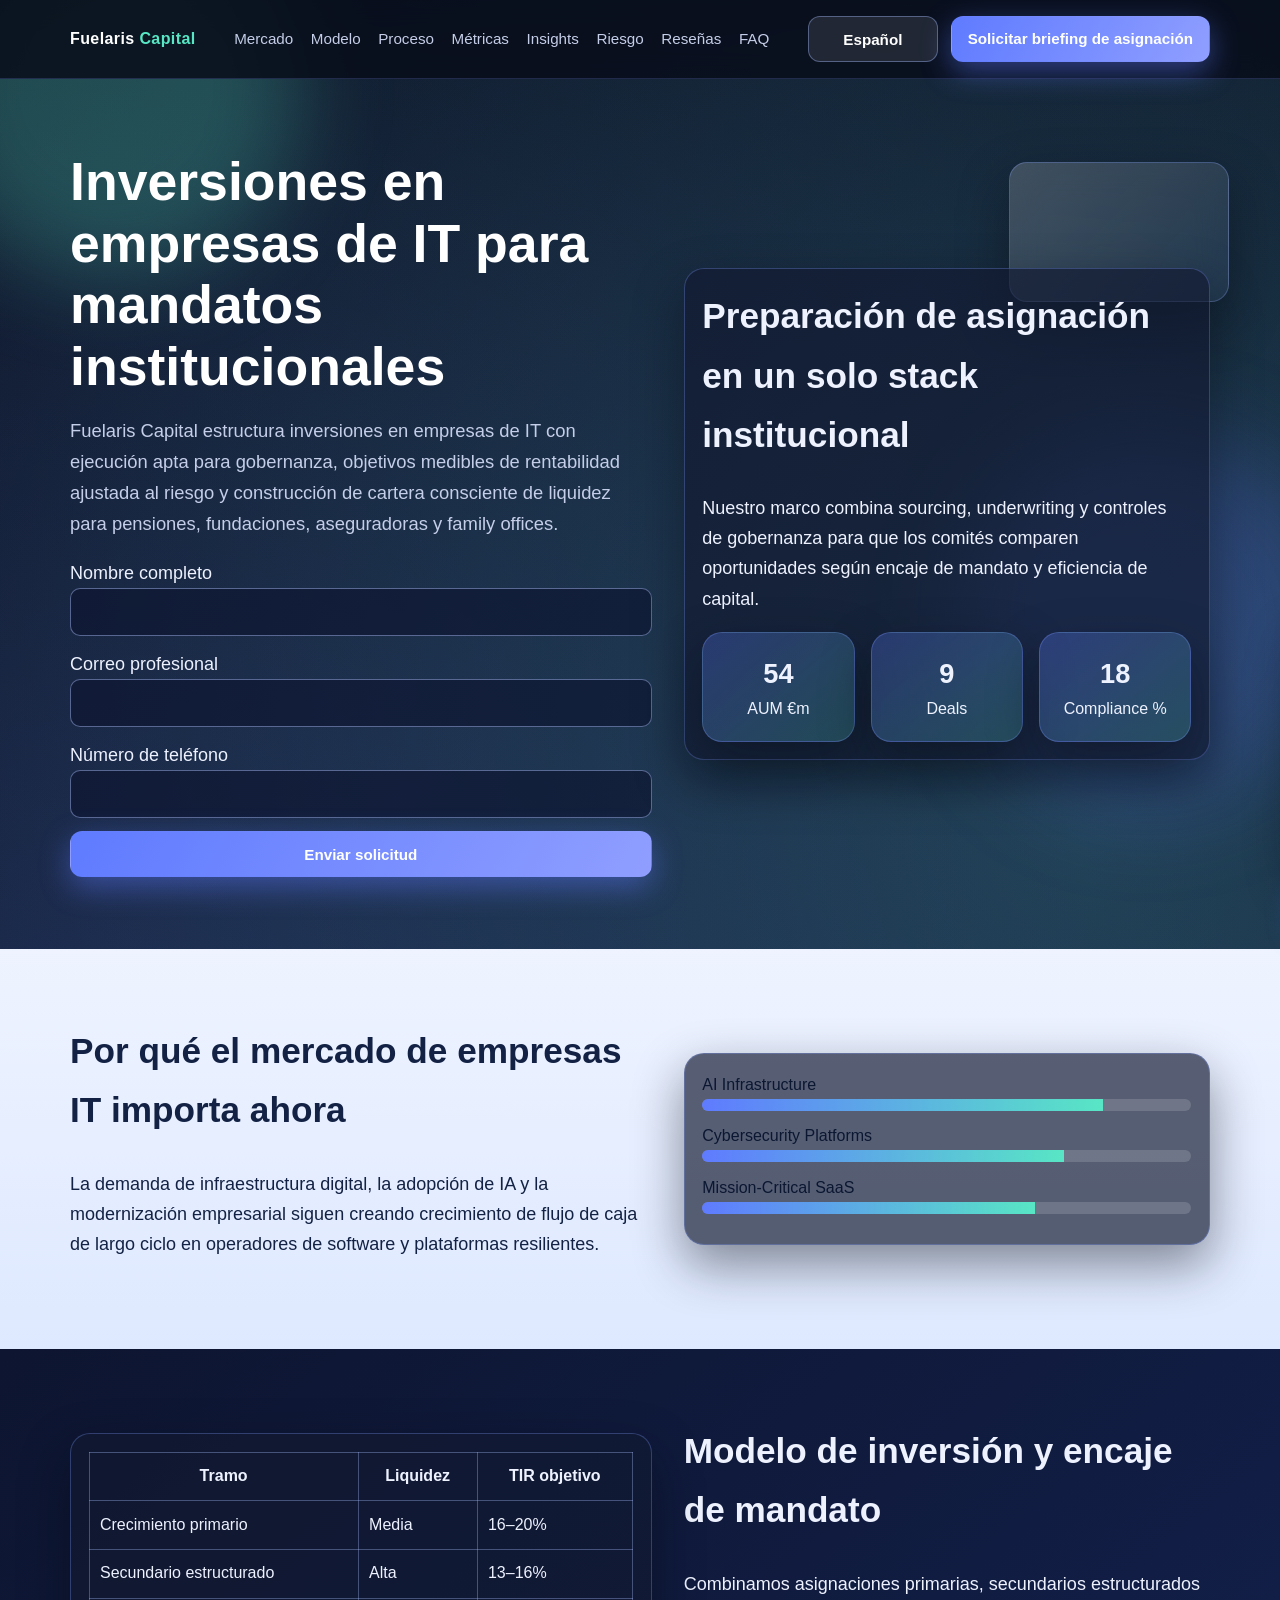
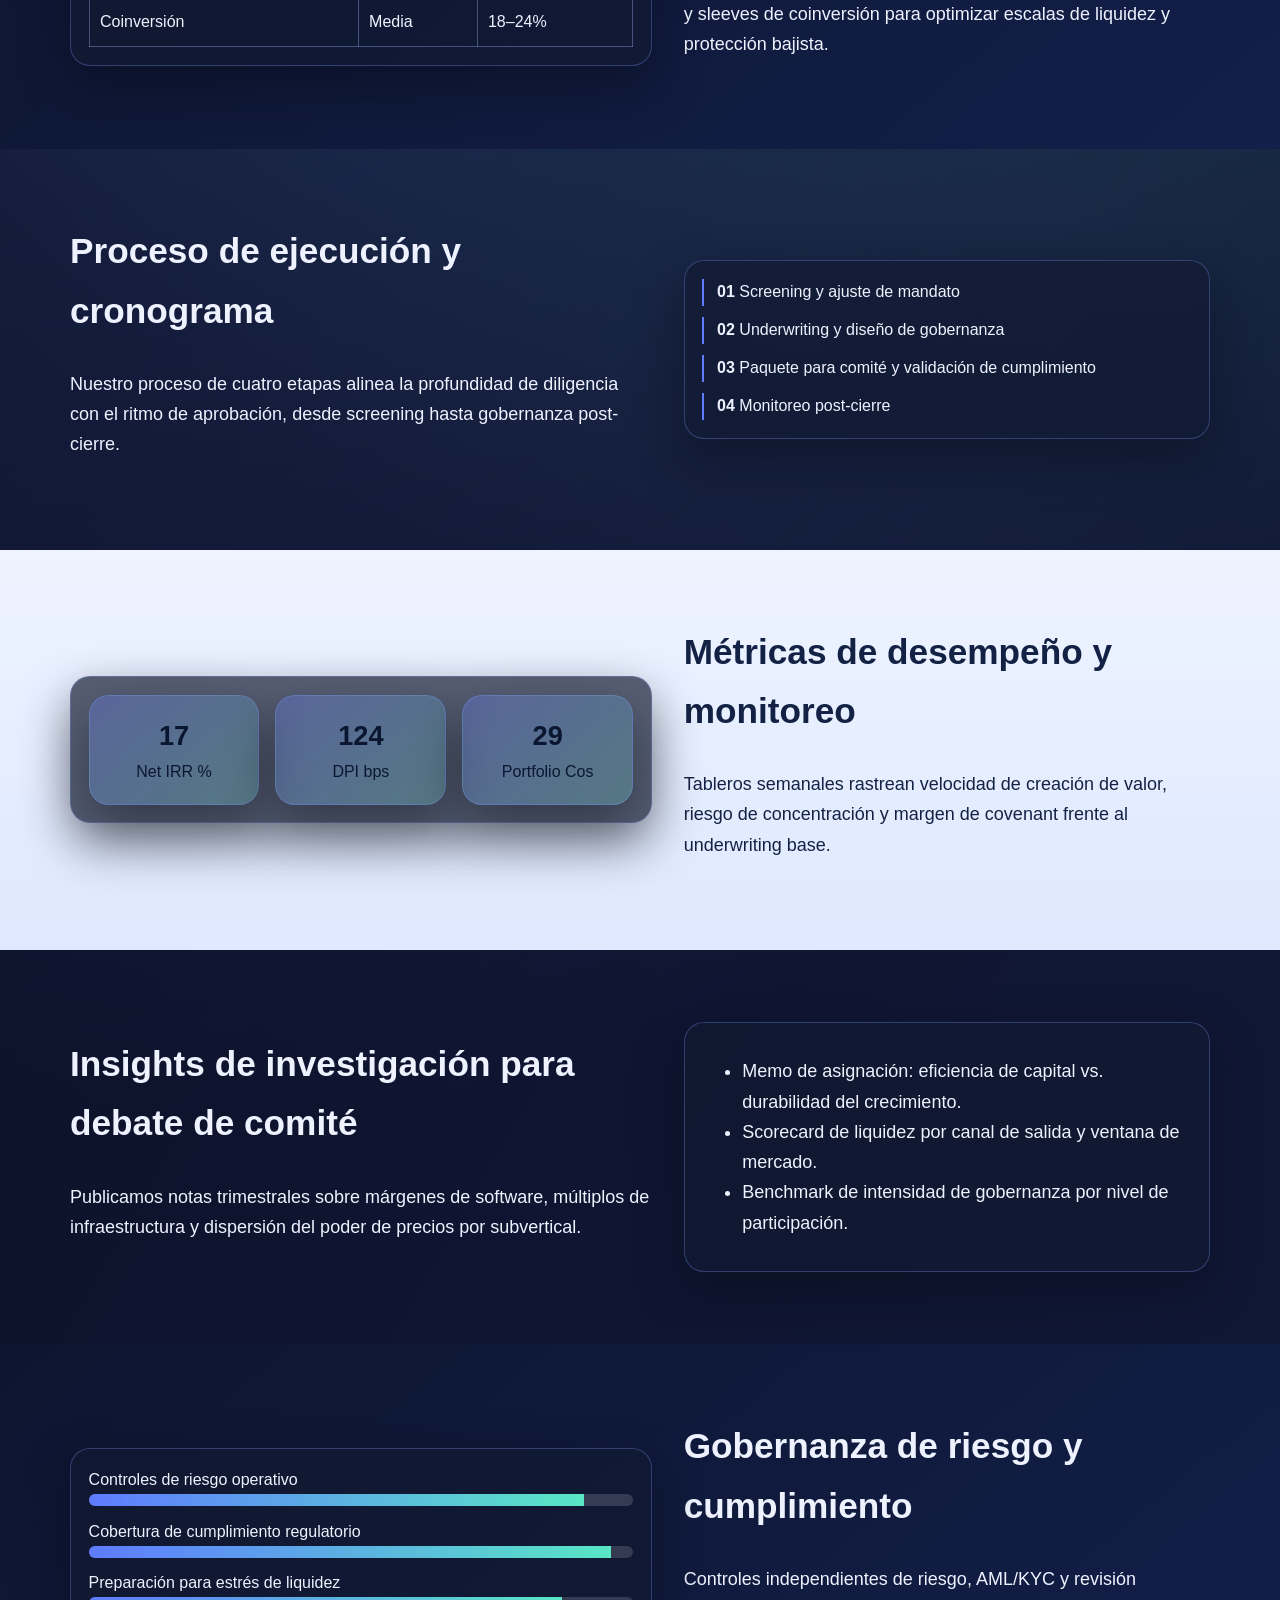
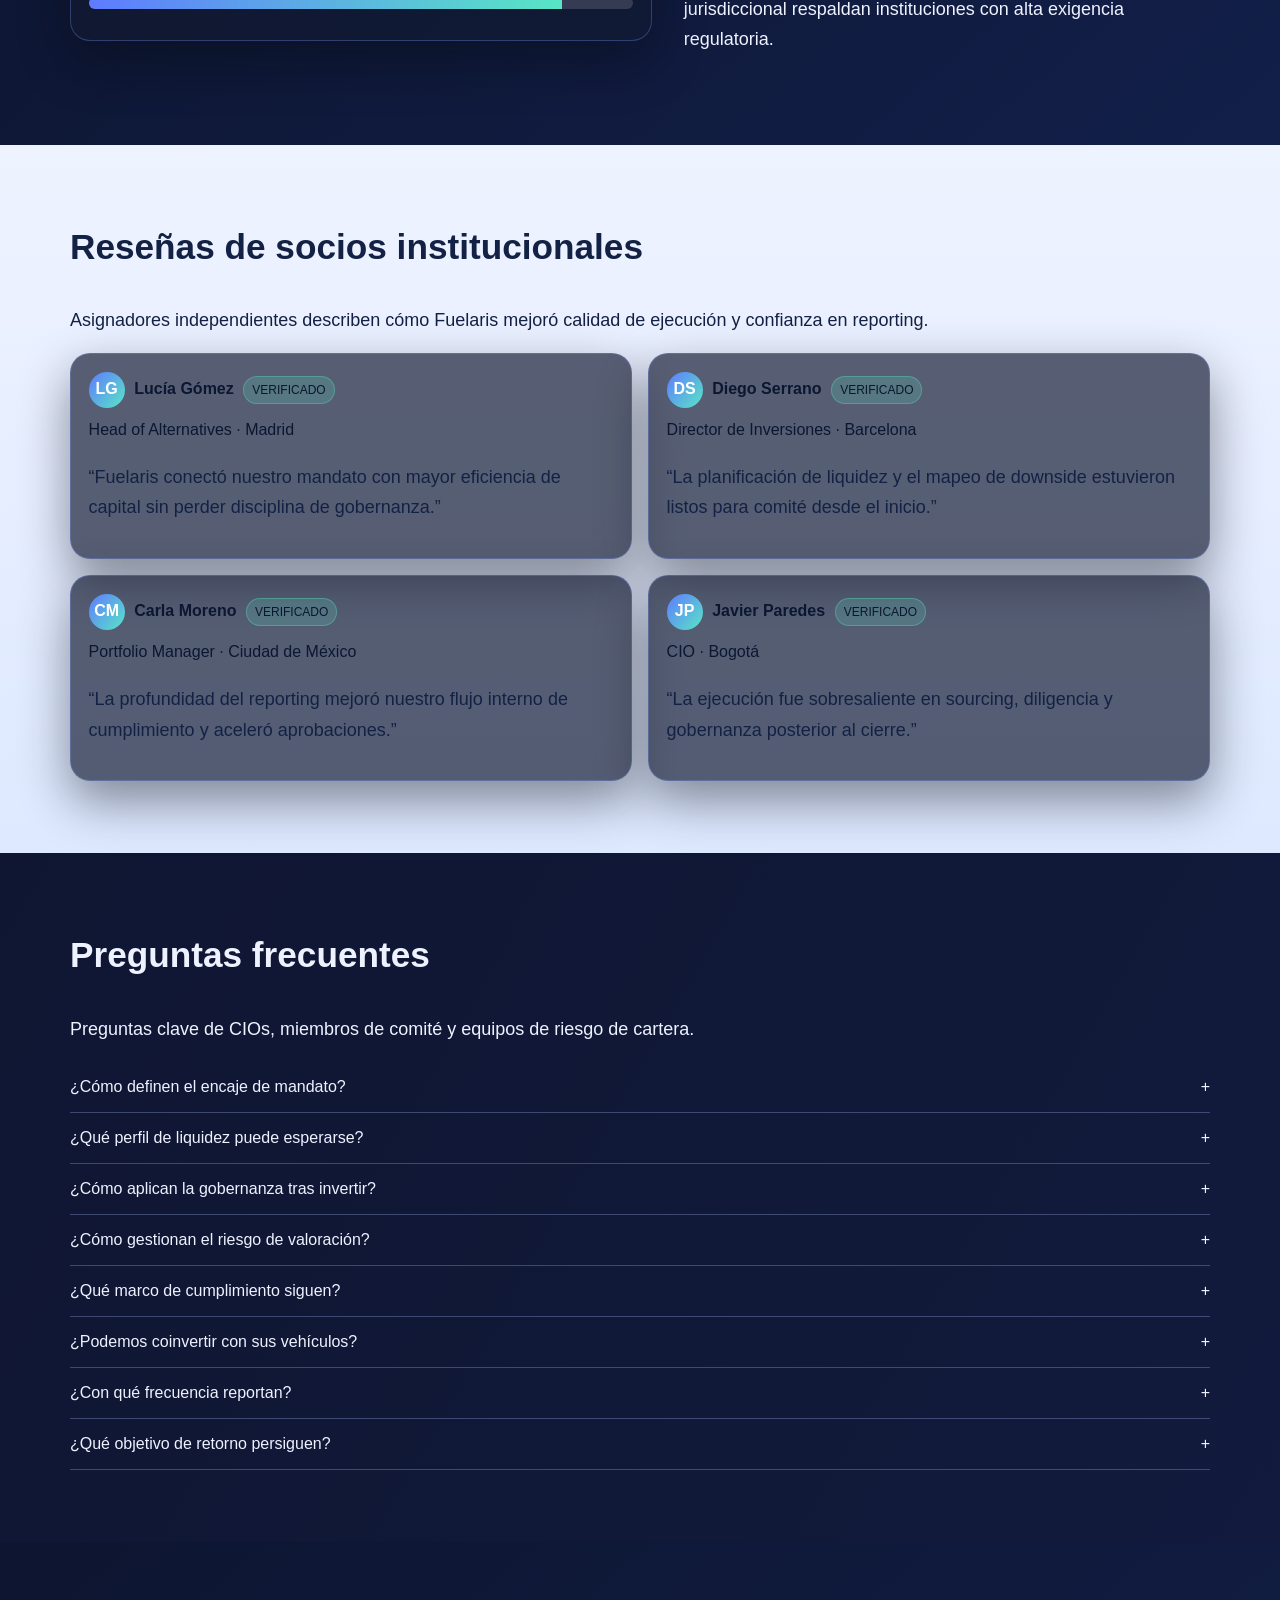
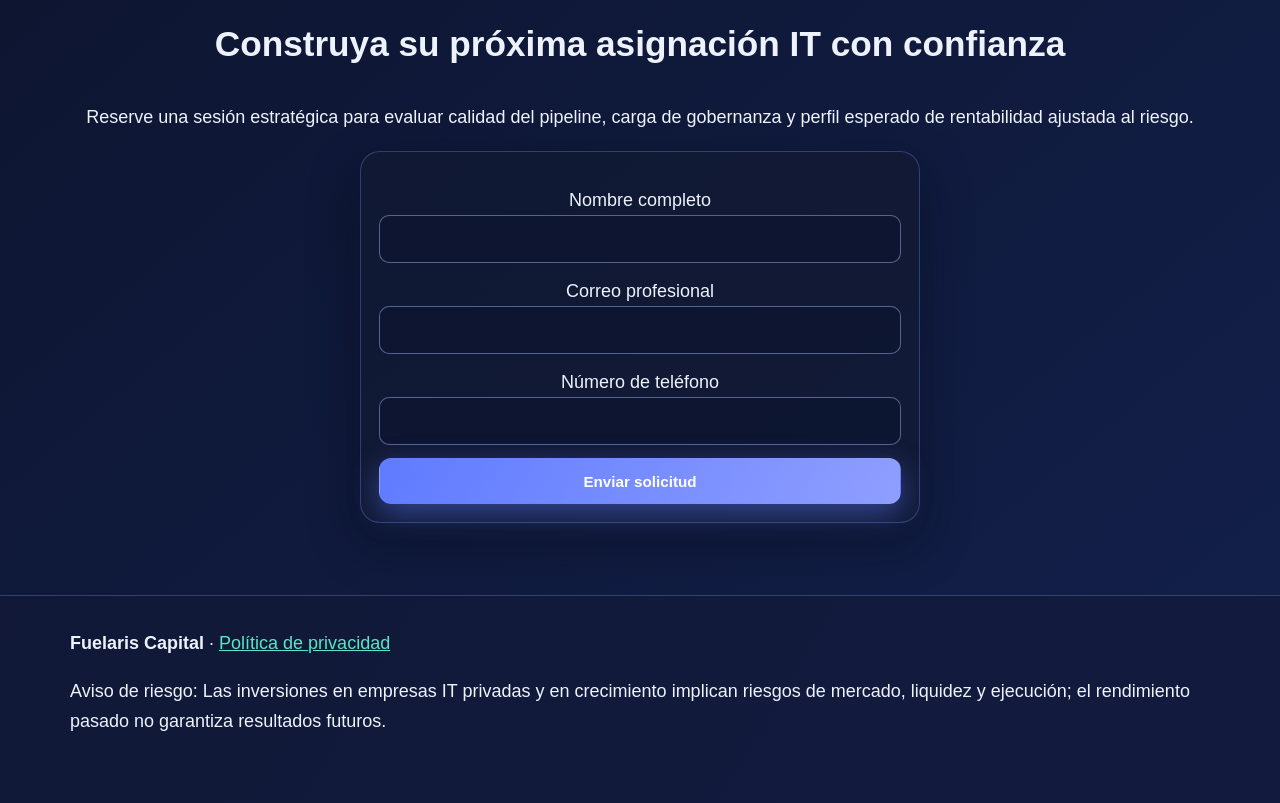
<file: es/index.html>
<!doctype html>
<html lang="es">
<head>
  <meta charset="utf-8" />
  <meta name="viewport" content="width=device-width,initial-scale=1" />
  <title>Fuelaris Capital | Inversiones institucionales en empresas de IT</title>
  <meta name="description" content="Fuelaris Capital ofrece inversiones institucionales en empresas de IT con foco en gobernanza, cumplimiento y rentabilidad ajustada al riesgo." />
  <link rel="canonical" href="https://www.fuelariscapital.com/es/index.html" />
  <link rel="alternate" hreflang="en" href="https://www.fuelariscapital.com/index.html" />
  <link rel="alternate" hreflang="de" href="https://www.fuelariscapital.com/de/index.html" />
  <link rel="alternate" hreflang="fr" href="https://www.fuelariscapital.com/fr/index.html" />
  <link rel="alternate" hreflang="es" href="https://www.fuelariscapital.com/es/index.html" />
  <link rel="alternate" hreflang="it" href="https://www.fuelariscapital.com/it/index.html" />
  <link rel="alternate" hreflang="x-default" href="https://www.fuelariscapital.com/index.html" />
  <meta property="og:title" content="Fuelaris Capital | Inversiones institucionales en empresas de IT" />
  <meta property="og:description" content="Fuelaris Capital ofrece inversiones institucionales en empresas de IT con foco en gobernanza, cumplimiento y rentabilidad ajustada al riesgo." />
  <meta property="og:type" content="website" />
  <meta property="og:url" content="https://www.fuelariscapital.com/es/index.html" />
  <meta name="twitter:card" content="summary_large_image" />
  <meta name="twitter:title" content="Fuelaris Capital | Inversiones institucionales en empresas de IT" />
  <meta name="twitter:description" content="Fuelaris Capital ofrece inversiones institucionales en empresas de IT con foco en gobernanza, cumplimiento y rentabilidad ajustada al riesgo." />
  <link rel="stylesheet" href="../assets/style.css" />
  <script type="application/ld+json">{"@context":"https://schema.org","@graph":[{"@type":"Organization","name":"Fuelaris Capital","url":"https://www.fuelariscapital.com/"},{"@type":"WebSite","name":"Fuelaris Capital","url":"https://www.fuelariscapital.com/"},{"@type":"FAQPage","mainEntity":[{"@type":"Question","name":"¿Cómo definen el encaje de mandato?","acceptedAnswer":{"@type":"Answer","text":"Mapeamos cada oportunidad contra objetivos de retorno, tolerancia de liquidez, límites de concentración y capacidad de gobernanza."}},{"@type":"Question","name":"¿Qué perfil de liquidez puede esperarse?","acceptedAnswer":{"@type":"Answer","text":"Las carteras se estructuran en vintages escalonados con supuestos de tenencia, opcionalidad secundaria y escenarios de distribución."}},{"@type":"Question","name":"¿Cómo aplican la gobernanza tras invertir?","acceptedAnswer":{"@type":"Answer","text":"Implementamos paquetes de KPI, estándares de reporte al consejo y protocolos de escalamiento alineados al control institucional."}},{"@type":"Question","name":"¿Cómo gestionan el riesgo de valoración?","acceptedAnswer":{"@type":"Answer","text":"Usamos underwriting por escenarios, triangulación de múltiplos comparables y umbrales para re-underwriting."}},{"@type":"Question","name":"¿Qué marco de cumplimiento siguen?","acceptedAnswer":{"@type":"Answer","text":"AML/KYC, screening de sanciones, verificación de beneficiario final y revisión legal jurisdiccional están integrados."}},{"@type":"Question","name":"¿Podemos coinvertir con sus vehículos?","acceptedAnswer":{"@type":"Answer","text":"Sí, instituciones calificadas acceden a sleeves de coinversión con diligencia dedicada y derechos de gobernanza."}},{"@type":"Question","name":"¿Con qué frecuencia reportan?","acceptedAnswer":{"@type":"Answer","text":"Cadencia estándar: datos operativos mensuales, revisión trimestral de cartera y alertas inmediatas por eventos materiales."}},{"@type":"Question","name":"¿Qué objetivo de retorno persiguen?","acceptedAnswer":{"@type":"Answer","text":"Varía por sleeve, con foco en rentabilidad ajustada al riesgo sostenible y contención disciplinada de downside."}}]}, {"@type":"Review","author":{"@type":"Person","name":"Lucía Gómez"},"reviewBody":"Fuelaris conectó nuestro mandato con mayor eficiencia de capital sin perder disciplina de gobernanza.","reviewRating":{"@type":"Rating","ratingValue":"5","bestRating":"5"}},{"@type":"Review","author":{"@type":"Person","name":"Diego Serrano"},"reviewBody":"La planificación de liquidez y el mapeo de downside estuvieron listos para comité desde el inicio.","reviewRating":{"@type":"Rating","ratingValue":"5","bestRating":"5"}},{"@type":"Review","author":{"@type":"Person","name":"Carla Moreno"},"reviewBody":"La profundidad del reporting mejoró nuestro flujo interno de cumplimiento y aceleró aprobaciones.","reviewRating":{"@type":"Rating","ratingValue":"5","bestRating":"5"}},{"@type":"Review","author":{"@type":"Person","name":"Javier Paredes"},"reviewBody":"La ejecución fue sobresaliente en sourcing, diligencia y gobernanza posterior al cierre.","reviewRating":{"@type":"Rating","ratingValue":"5","bestRating":"5"}}]}</script>
</head>
<body>
<div class="bg-mesh"></div><div class="glow one"></div><div class="glow two"></div><div class="glass-float"></div>
<header class="site-header">
  <div class="container header-inner">
    <a class="brand" href="../index.html">Fuelaris <span>Capital</span></a>
    <nav class="main-nav" aria-label="Primary"><a href="#mercado">Mercado</a>
<a href="#modelo">Modelo</a>
<a href="#proceso">Proceso</a>
<a href="#métricas">Métricas</a>
<a href="#insights">Insights</a>
<a href="#riesgo">Riesgo</a>
<a href="#reseñas">Reseñas</a>
<a href="#faq">FAQ</a></nav>
    <div class="header-right">
      <div class="lang-switcher"><button class="lang-toggle" aria-haspopup="true" aria-expanded="false">Español</button><div class="lang-menu"><a href="../index.html" class=""><svg class="flag" viewBox="0 0 60 40" aria-hidden="true"><rect width="60" height="40" fill="#012169"/><path d="M0 0l60 40M60 0L0 40" stroke="#fff" stroke-width="8"/><path d="M0 0l60 40M60 0L0 40" stroke="#C8102E" stroke-width="4"/><path d="M30 0v40M0 20h60" stroke="#fff" stroke-width="12"/><path d="M30 0v40M0 20h60" stroke="#C8102E" stroke-width="7"/></svg><span>English</span></a>
<a href="../de/index.html" class=""><svg class="flag" viewBox="0 0 60 40" aria-hidden="true"><rect width="60" height="13.4" y="0" fill="#000"/><rect width="60" height="13.3" y="13.4" fill="#DD0000"/><rect width="60" height="13.3" y="26.7" fill="#FFCE00"/></svg><span>Deutsch</span></a>
<a href="../fr/index.html" class=""><svg class="flag" viewBox="0 0 60 40" aria-hidden="true"><rect width="20" height="40" fill="#0055A4"/><rect width="20" height="40" x="20" fill="#fff"/><rect width="20" height="40" x="40" fill="#EF4135"/></svg><span>Français</span></a>
<a href="../es/index.html" class="active"><svg class="flag" viewBox="0 0 60 40" aria-hidden="true"><rect width="60" height="10" y="0" fill="#AA151B"/><rect width="60" height="20" y="10" fill="#F1BF00"/><rect width="60" height="10" y="30" fill="#AA151B"/></svg><span>Español</span></a>
<a href="../it/index.html" class=""><svg class="flag" viewBox="0 0 60 40" aria-hidden="true"><rect width="20" height="40" fill="#009246"/><rect width="20" height="40" x="20" fill="#fff"/><rect width="20" height="40" x="40" fill="#CE2B37"/></svg><span>Italiano</span></a></div></div>
      <a class="btn btn-primary" href="#final-cta">Solicitar briefing de asignación</a>
      <button class="burger" aria-label="Menu">☰</button>
    </div>
  </div>
</header>
<div class="drawer-overlay"></div>
<aside class="mobile-drawer" aria-label="Mobile Menu">
  <div class="drawer-top"><strong>Fuelaris Capital</strong><button class="drawer-close btn" aria-label="Cerrar">✕</button></div>
  <nav class="drawer-nav"><a href="#mercado">Mercado</a>
<a href="#modelo">Modelo</a>
<a href="#proceso">Proceso</a>
<a href="#métricas">Métricas</a>
<a href="#insights">Insights</a>
<a href="#riesgo">Riesgo</a>
<a href="#reseñas">Reseñas</a>
<a href="#faq">FAQ</a></nav>
  <div class="lang-switcher" style="margin-top:1rem"><button class="lang-toggle">Español</button><div class="lang-menu" style="display:block;position:static;width:100%"><a href="../index.html" class=""><svg class="flag" viewBox="0 0 60 40" aria-hidden="true"><rect width="60" height="40" fill="#012169"/><path d="M0 0l60 40M60 0L0 40" stroke="#fff" stroke-width="8"/><path d="M0 0l60 40M60 0L0 40" stroke="#C8102E" stroke-width="4"/><path d="M30 0v40M0 20h60" stroke="#fff" stroke-width="12"/><path d="M30 0v40M0 20h60" stroke="#C8102E" stroke-width="7"/></svg><span>English</span></a>
<a href="../de/index.html" class=""><svg class="flag" viewBox="0 0 60 40" aria-hidden="true"><rect width="60" height="13.4" y="0" fill="#000"/><rect width="60" height="13.3" y="13.4" fill="#DD0000"/><rect width="60" height="13.3" y="26.7" fill="#FFCE00"/></svg><span>Deutsch</span></a>
<a href="../fr/index.html" class=""><svg class="flag" viewBox="0 0 60 40" aria-hidden="true"><rect width="20" height="40" fill="#0055A4"/><rect width="20" height="40" x="20" fill="#fff"/><rect width="20" height="40" x="40" fill="#EF4135"/></svg><span>Français</span></a>
<a href="../es/index.html" class="active"><svg class="flag" viewBox="0 0 60 40" aria-hidden="true"><rect width="60" height="10" y="0" fill="#AA151B"/><rect width="60" height="20" y="10" fill="#F1BF00"/><rect width="60" height="10" y="30" fill="#AA151B"/></svg><span>Español</span></a>
<a href="../it/index.html" class=""><svg class="flag" viewBox="0 0 60 40" aria-hidden="true"><rect width="20" height="40" fill="#009246"/><rect width="20" height="40" x="20" fill="#fff"/><rect width="20" height="40" x="40" fill="#CE2B37"/></svg><span>Italiano</span></a></div></div>
  <a class="btn btn-primary" style="margin-top:1rem" href="#final-cta">Solicitar briefing de asignación</a>
</aside>

<main>
<section class="container hero-grid" id="hero"><div class="reveal"><h1>Inversiones en empresas de IT para mandatos institucionales</h1><p class="lead">Fuelaris Capital estructura inversiones en empresas de IT con ejecución apta para gobernanza, objetivos medibles de rentabilidad ajustada al riesgo y construcción de cartera consciente de liquidez para pensiones, fundaciones, aseguradoras y family offices.</p><form><label>Nombre completo<input name="name" autocomplete="name" required></label><label>Correo profesional<input type="email" name="email" autocomplete="email" required></label><label>Número de teléfono<input type="tel" name="phone" autocomplete="tel" required></label><button class="btn btn-primary" type="submit">Enviar solicitud</button></form></div><div class="card reveal"><h2>Preparación de asignación en un solo stack institucional</h2><p>Nuestro marco combina sourcing, underwriting y controles de gobernanza para que los comités comparen oportunidades según encaje de mandato y eficiencia de capital.</p><div class="visual-grid"><div class="card kpi"><strong data-count="240" class="reveal">0</strong><span>AUM €m</span></div><div class="card kpi"><strong data-count="28" class="reveal">0</strong><span>Deals</span></div><div class="card kpi"><strong data-count="94" class="reveal">0</strong><span>Compliance %</span></div></div></div></section>

<section class="section-light"><div class="container split"><div><h2 id="market">Por qué el mercado de empresas IT importa ahora</h2><p>La demanda de infraestructura digital, la adopción de IA y la modernización empresarial siguen creando crecimiento de flujo de caja de largo ciclo en operadores de software y plataformas resilientes.</p></div><div class="card reveal"><div>AI Infrastructure</div><div class="bar"><div class="fill" data-fill="82%"></div></div><div>Cybersecurity Platforms</div><div class="bar"><div class="fill" data-fill="74%"></div></div><div>Mission-Critical SaaS</div><div class="bar"><div class="fill" data-fill="68%"></div></div></div></div></section>

<section class="section-dark"><div class="container split"><div class="card reveal"><table class="comparison"><tr><th>Tramo</th><th>Liquidez</th><th>TIR objetivo</th></tr><tr><td>Crecimiento primario</td><td>Media</td><td>16–20%</td></tr><tr><td>Secundario estructurado</td><td>Alta</td><td>13–16%</td></tr><tr><td>Coinversión</td><td>Media</td><td>18–24%</td></tr></table></div><div><h2 id="model">Modelo de inversión y encaje de mandato</h2><p>Combinamos asignaciones primarias, secundarios estructurados y sleeves de coinversión para optimizar escalas de liquidez y protección bajista.</p></div></div></section>

<section><div class="container grid-2"><div><h2 id="process">Proceso de ejecución y cronograma</h2><p>Nuestro proceso de cuatro etapas alinea la profundidad de diligencia con el ritmo de aprobación, desde screening hasta gobernanza post-cierre.</p></div><div class="card timeline reveal"><div class="step"><strong>01</strong> Screening y ajuste de mandato</div><div class="step"><strong>02</strong> Underwriting y diseño de gobernanza</div><div class="step"><strong>03</strong> Paquete para comité y validación de cumplimiento</div><div class="step"><strong>04</strong> Monitoreo post-cierre</div></div></div></section>

<section class="section-light"><div class="container split"><div class="card reveal"><div class="visual-grid"><div class="card kpi"><strong data-count="17" class="reveal">0</strong><span>Net IRR %</span></div><div class="card kpi"><strong data-count="142" class="reveal">0</strong><span>DPI bps</span></div><div class="card kpi"><strong data-count="29" class="reveal">0</strong><span>Portfolio Cos</span></div></div></div><div><h2 id="metrics">Métricas de desempeño y monitoreo</h2><p>Tableros semanales rastrean velocidad de creación de valor, riesgo de concentración y margen de covenant frente al underwriting base.</p></div></div></section>

<section><div class="container grid-2"><div><h2 id="insights">Insights de investigación para debate de comité</h2><p>Publicamos notas trimestrales sobre márgenes de software, múltiplos de infraestructura y dispersión del poder de precios por subvertical.</p></div><div class="card reveal"><ul><li>Memo de asignación: eficiencia de capital vs. durabilidad del crecimiento.</li><li>Scorecard de liquidez por canal de salida y ventana de mercado.</li><li>Benchmark de intensidad de gobernanza por nivel de participación.</li></ul></div></div></section>

<section class="section-dark"><div class="container split"><div class="card reveal"><div>Controles de riesgo operativo</div><div class="bar"><div class="fill" data-fill="91%"></div></div><div>Cobertura de cumplimiento regulatorio</div><div class="bar"><div class="fill" data-fill="96%"></div></div><div>Preparación para estrés de liquidez</div><div class="bar"><div class="fill" data-fill="87%"></div></div></div><div><h2 id="risk">Gobernanza de riesgo y cumplimiento</h2><p>Controles independientes de riesgo, AML/KYC y revisión jurisdiccional respaldan instituciones con alta exigencia regulatoria.</p></div></div></section>

<section class="section-light"><div class="container"><h2 id="reviews">Reseñas de socios institucionales</h2><p>Asignadores independientes describen cómo Fuelaris mejoró calidad de ejecución y confianza en reporting.</p><div class="review-grid"><article class="card reveal"><div class="review-head"><span class="avatar">LG</span><strong>Lucía Gómez</strong><span class="verified">VERIFICADO</span></div><div>Head of Alternatives · Madrid</div><p>“Fuelaris conectó nuestro mandato con mayor eficiencia de capital sin perder disciplina de gobernanza.”</p></article>
<article class="card reveal"><div class="review-head"><span class="avatar">DS</span><strong>Diego Serrano</strong><span class="verified">VERIFICADO</span></div><div>Director de Inversiones · Barcelona</div><p>“La planificación de liquidez y el mapeo de downside estuvieron listos para comité desde el inicio.”</p></article>
<article class="card reveal"><div class="review-head"><span class="avatar">CM</span><strong>Carla Moreno</strong><span class="verified">VERIFICADO</span></div><div>Portfolio Manager · Ciudad de México</div><p>“La profundidad del reporting mejoró nuestro flujo interno de cumplimiento y aceleró aprobaciones.”</p></article>
<article class="card reveal"><div class="review-head"><span class="avatar">JP</span><strong>Javier Paredes</strong><span class="verified">VERIFICADO</span></div><div>CIO · Bogotá</div><p>“La ejecución fue sobresaliente en sourcing, diligencia y gobernanza posterior al cierre.”</p></article></div></div></section>

<section><div class="container"><h2 id="faq">Preguntas frecuentes</h2><p>Preguntas clave de CIOs, miembros de comité y equipos de riesgo de cartera.</p><div class="faq-item"><button class="faq-q" aria-expanded="false">¿Cómo definen el encaje de mandato?<span>+</span></button><div class="faq-content">Mapeamos cada oportunidad contra objetivos de retorno, tolerancia de liquidez, límites de concentración y capacidad de gobernanza.</div></div>
<div class="faq-item"><button class="faq-q" aria-expanded="false">¿Qué perfil de liquidez puede esperarse?<span>+</span></button><div class="faq-content">Las carteras se estructuran en vintages escalonados con supuestos de tenencia, opcionalidad secundaria y escenarios de distribución.</div></div>
<div class="faq-item"><button class="faq-q" aria-expanded="false">¿Cómo aplican la gobernanza tras invertir?<span>+</span></button><div class="faq-content">Implementamos paquetes de KPI, estándares de reporte al consejo y protocolos de escalamiento alineados al control institucional.</div></div>
<div class="faq-item"><button class="faq-q" aria-expanded="false">¿Cómo gestionan el riesgo de valoración?<span>+</span></button><div class="faq-content">Usamos underwriting por escenarios, triangulación de múltiplos comparables y umbrales para re-underwriting.</div></div>
<div class="faq-item"><button class="faq-q" aria-expanded="false">¿Qué marco de cumplimiento siguen?<span>+</span></button><div class="faq-content">AML/KYC, screening de sanciones, verificación de beneficiario final y revisión legal jurisdiccional están integrados.</div></div>
<div class="faq-item"><button class="faq-q" aria-expanded="false">¿Podemos coinvertir con sus vehículos?<span>+</span></button><div class="faq-content">Sí, instituciones calificadas acceden a sleeves de coinversión con diligencia dedicada y derechos de gobernanza.</div></div>
<div class="faq-item"><button class="faq-q" aria-expanded="false">¿Con qué frecuencia reportan?<span>+</span></button><div class="faq-content">Cadencia estándar: datos operativos mensuales, revisión trimestral de cartera y alertas inmediatas por eventos materiales.</div></div>
<div class="faq-item"><button class="faq-q" aria-expanded="false">¿Qué objetivo de retorno persiguen?<span>+</span></button><div class="faq-content">Varía por sleeve, con foco en rentabilidad ajustada al riesgo sostenible y contención disciplinada de downside.</div></div></div></section>

<section id="final-cta" class="section-dark"><div class="container centered"><h2>Construya su próxima asignación IT con confianza</h2><p>Reserve una sesión estratégica para evaluar calidad del pipeline, carga de gobernanza y perfil esperado de rentabilidad ajustada al riesgo.</p><div class="card" style="max-width:560px;margin:0 auto"><form><label>Nombre completo<input name="name2" autocomplete="name" required></label><label>Correo profesional<input type="email" name="email2" autocomplete="email" required></label><label>Número de teléfono<input type="tel" name="phone2" autocomplete="tel" required></label><button class="btn btn-primary" type="submit">Enviar solicitud</button></form></div></div></section>
</main>

<footer><div class="container"><strong>Fuelaris Capital</strong> · <a href="#" data-open-privacy>Política de privacidad</a><p>Aviso de riesgo: Las inversiones en empresas IT privadas y en crecimiento implican riesgos de mercado, liquidez y ejecución; el rendimiento pasado no garantiza resultados futuros.</p></div></footer>

<div class="modal" id="privacy-modal" role="dialog" aria-modal="true" aria-label="Política de privacidad"><div class="modal-panel"><button class="modal-close-x" aria-label="Cerrar">✕</button><h2>Política de privacidad</h2><p><strong>Introducción:</strong> Fuelaris Capital protege la información del inversor utilizada para asignación, gobernanza y comunicación de ejecución.</p><p><strong>Recopilación de datos:</strong> Recopilamos identidad, contactos profesionales, información de idoneidad y registros de comunicación enviados en formularios y reuniones.</p><p><strong>Base legal:</strong> El tratamiento se apoya en interés legítimo, preparación contractual y obligaciones legales de cumplimiento.</p><p><strong>Cookies:</strong> Las cookies esenciales apoyan seguridad y continuidad de sesión; las analíticas se usan de forma agregada.</p><p><strong>Conservación:</strong> Los registros se mantienen según plazos regulatorios y luego se eliminan de forma segura.</p><p><strong>Compartición con terceros:</strong> Los datos pueden compartirse con custodios, asesores legales, auditores y proveedores regulados bajo obligaciones de confidencialidad.</p><p><strong>Seguridad:</strong> Cifrado, controles de acceso, registro y revisiones periódicas protegen confidencialidad e integridad.</p><p><strong>Derechos del usuario:</strong> Los inversores pueden solicitar acceso, rectificación, portabilidad, limitación o eliminación cuando la ley lo permita.</p><p><strong>Transferencias internacionales:</strong> Las transferencias transfronterizas usan salvaguardas contractuales y estándares equivalentes de protección.</p><p><strong>Divulgación de riesgo sectorial:</strong> Las comunicaciones de inversión pueden incluir supuestos prospectivos expuestos a choques de mercado y liquidez.</p><p><strong>Contacto:</strong> privacy@fuelariscapital.com</p><button class="modal-close-bottom">Cerrar</button></div></div>

<script src="../assets/app.js" defer></script>
</body>
</html>
</file>
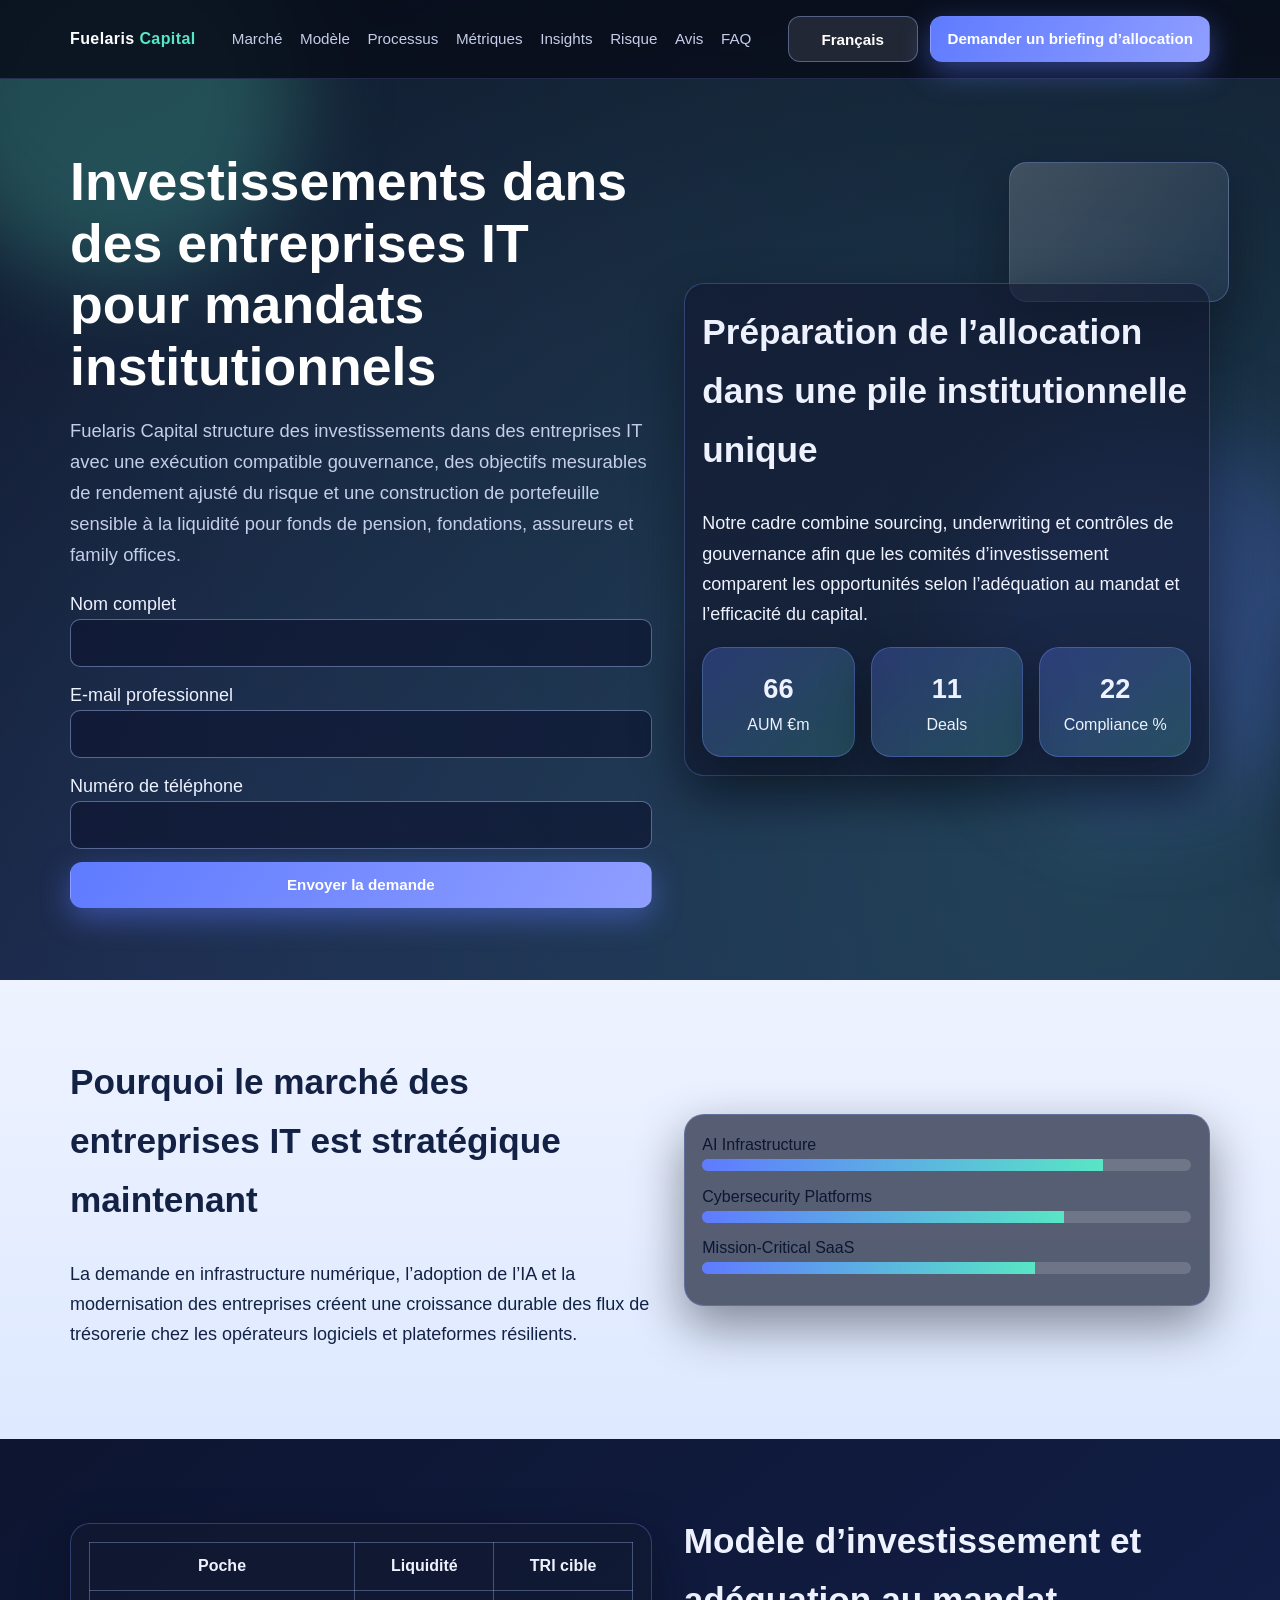
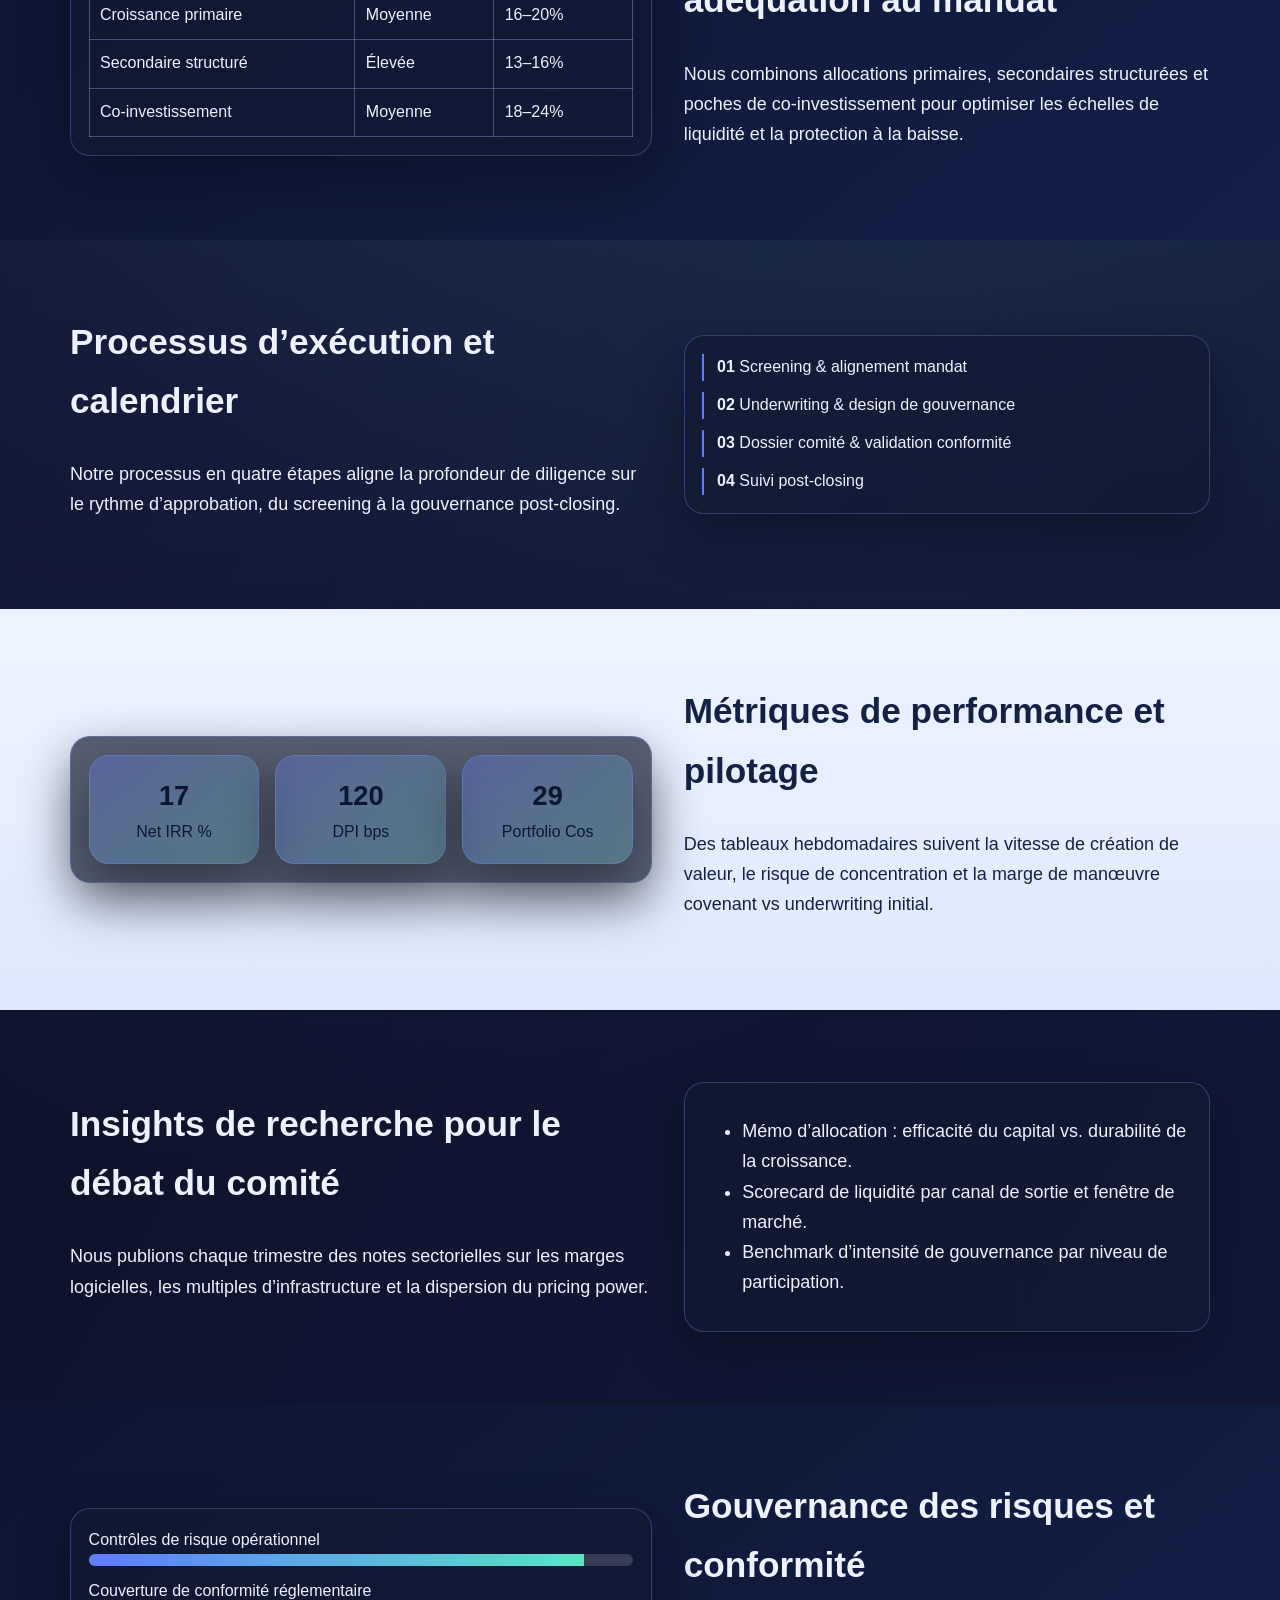
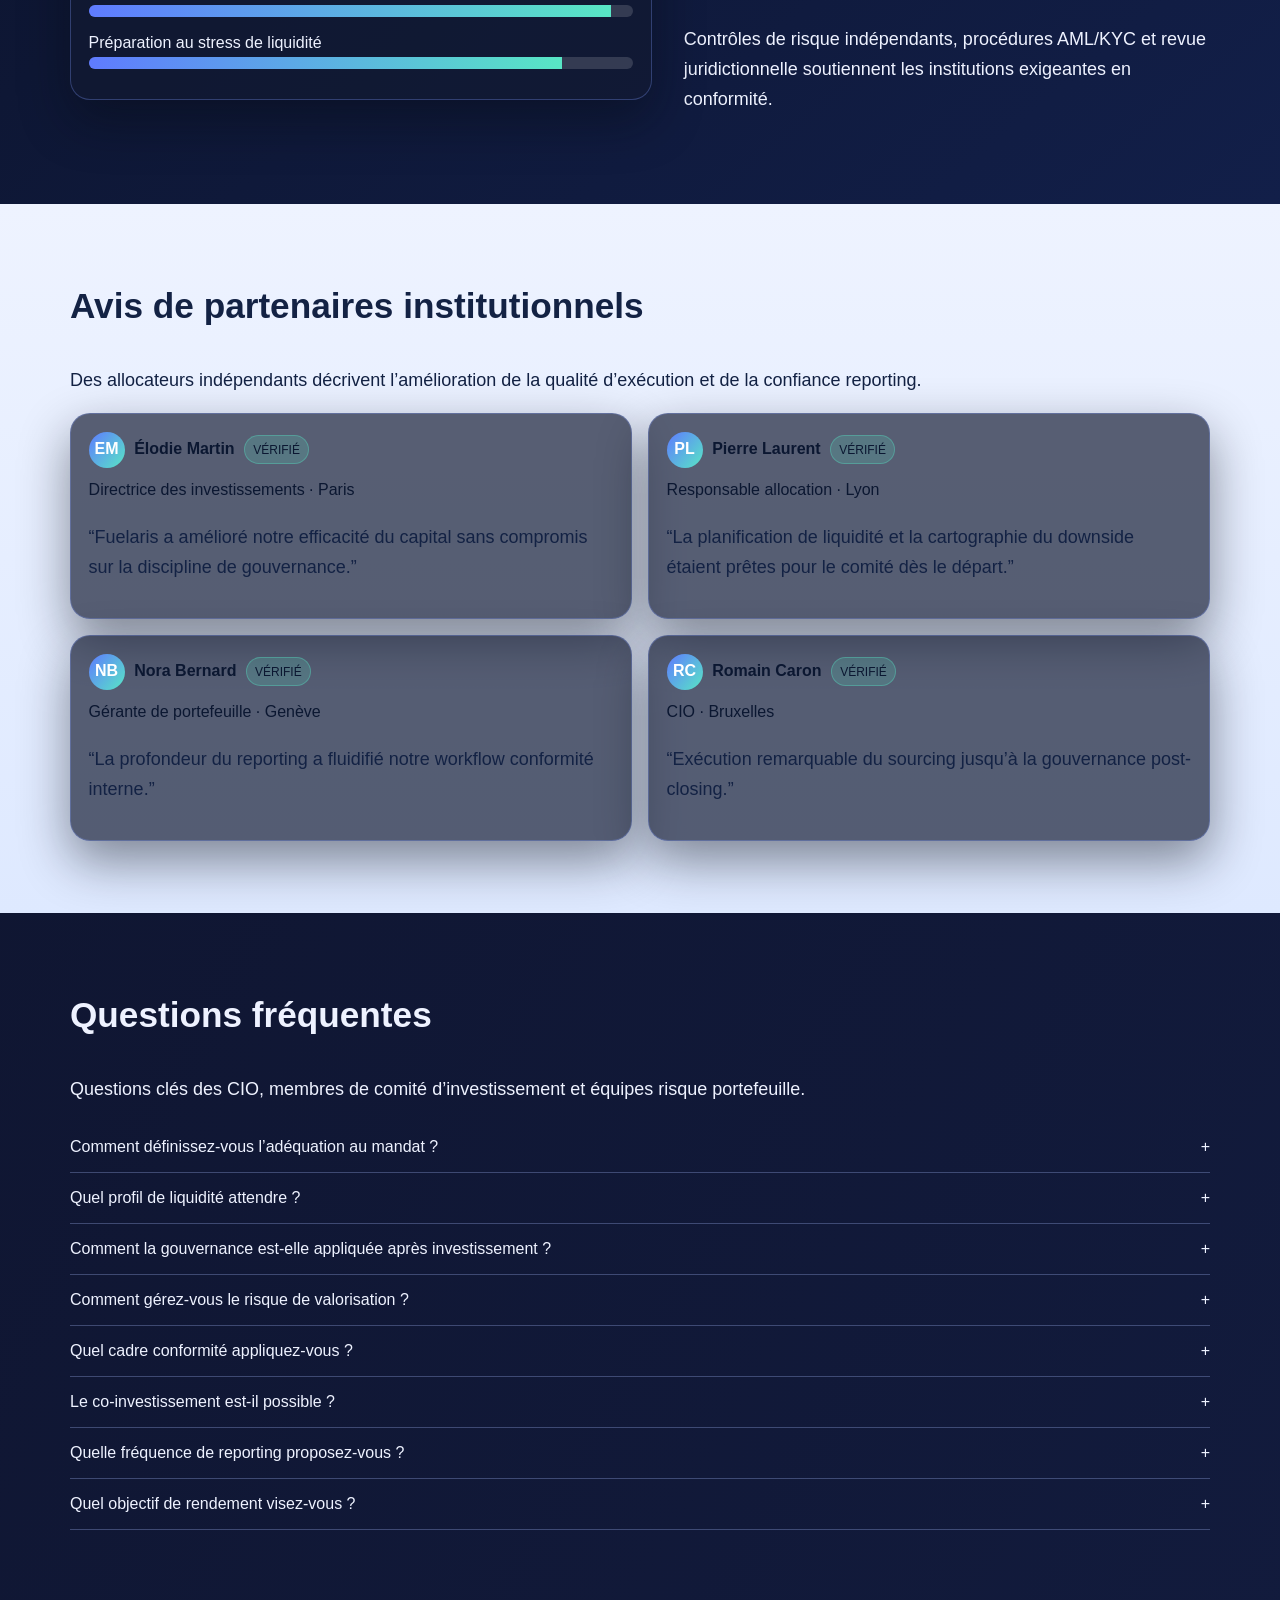
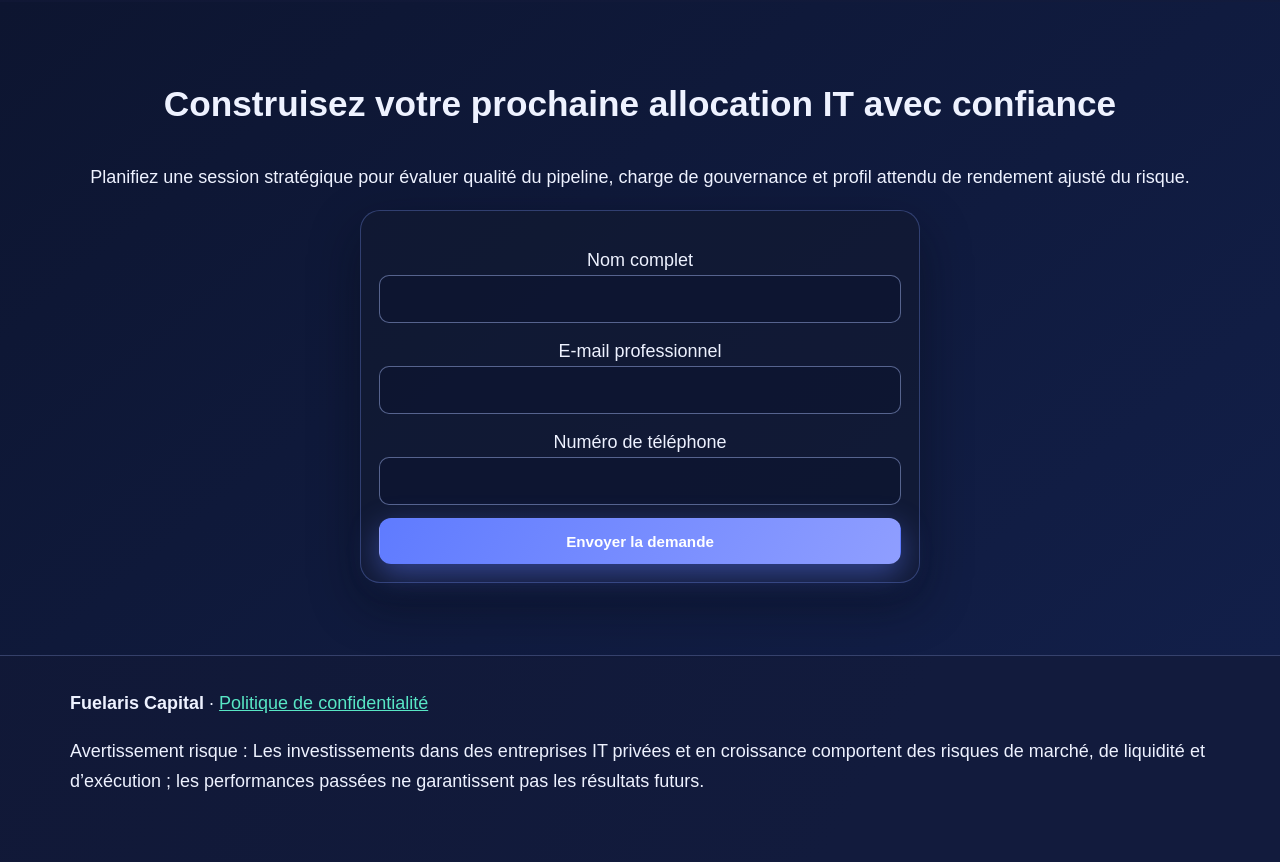
<file: fr/index.html>
<!doctype html>
<html lang="fr">
<head>
  <meta charset="utf-8" />
  <meta name="viewport" content="width=device-width,initial-scale=1" />
  <title>Fuelaris Capital | Investissements institutionnels dans les entreprises IT</title>
  <meta name="description" content="Fuelaris Capital propose des investissements institutionnels dans des entreprises IT, centrés sur gouvernance, conformité et rendement ajusté du risque." />
  <link rel="canonical" href="https://www.fuelariscapital.com/fr/index.html" />
  <link rel="alternate" hreflang="en" href="https://www.fuelariscapital.com/index.html" />
  <link rel="alternate" hreflang="de" href="https://www.fuelariscapital.com/de/index.html" />
  <link rel="alternate" hreflang="fr" href="https://www.fuelariscapital.com/fr/index.html" />
  <link rel="alternate" hreflang="es" href="https://www.fuelariscapital.com/es/index.html" />
  <link rel="alternate" hreflang="it" href="https://www.fuelariscapital.com/it/index.html" />
  <link rel="alternate" hreflang="x-default" href="https://www.fuelariscapital.com/index.html" />
  <meta property="og:title" content="Fuelaris Capital | Investissements institutionnels dans les entreprises IT" />
  <meta property="og:description" content="Fuelaris Capital propose des investissements institutionnels dans des entreprises IT, centrés sur gouvernance, conformité et rendement ajusté du risque." />
  <meta property="og:type" content="website" />
  <meta property="og:url" content="https://www.fuelariscapital.com/fr/index.html" />
  <meta name="twitter:card" content="summary_large_image" />
  <meta name="twitter:title" content="Fuelaris Capital | Investissements institutionnels dans les entreprises IT" />
  <meta name="twitter:description" content="Fuelaris Capital propose des investissements institutionnels dans des entreprises IT, centrés sur gouvernance, conformité et rendement ajusté du risque." />
  <link rel="stylesheet" href="../assets/style.css" />
  <script type="application/ld+json">{"@context":"https://schema.org","@graph":[{"@type":"Organization","name":"Fuelaris Capital","url":"https://www.fuelariscapital.com/"},{"@type":"WebSite","name":"Fuelaris Capital","url":"https://www.fuelariscapital.com/"},{"@type":"FAQPage","mainEntity":[{"@type":"Question","name":"Comment définissez-vous l’adéquation au mandat ?","acceptedAnswer":{"@type":"Answer","text":"Chaque dossier est cartographié selon objectifs de rendement, tolérance de liquidité, limites de concentration et capacité de gouvernance."}},{"@type":"Question","name":"Quel profil de liquidité attendre ?","acceptedAnswer":{"@type":"Answer","text":"Les portefeuilles sont structurés en millésimes échelonnés avec hypothèses de détention, options secondaires et scénarios de distribution."}},{"@type":"Question","name":"Comment la gouvernance est-elle appliquée après investissement ?","acceptedAnswer":{"@type":"Answer","text":"Nous mettons en place packs KPI, standards de reporting board et protocoles d’escalade alignés aux exigences institutionnelles."}},{"@type":"Question","name":"Comment gérez-vous le risque de valorisation ?","acceptedAnswer":{"@type":"Answer","text":"Underwriting par scénarios, triangulation des multiples comparables et seuils de révision disciplinent la valorisation."}},{"@type":"Question","name":"Quel cadre conformité appliquez-vous ?","acceptedAnswer":{"@type":"Answer","text":"AML/KYC, filtrage sanctions, vérification des bénéficiaires effectifs et revue juridique de juridiction sont intégrés."}},{"@type":"Question","name":"Le co-investissement est-il possible ?","acceptedAnswer":{"@type":"Answer","text":"Oui, les institutions qualifiées accèdent à des poches dédiées avec droits de gouvernance et diligence complète."}},{"@type":"Question","name":"Quelle fréquence de reporting proposez-vous ?","acceptedAnswer":{"@type":"Answer","text":"Cadence standard : données mensuelles d’exploitation, revue trimestrielle du portefeuille et alertes immédiates sur événements matériels."}},{"@type":"Question","name":"Quel objectif de rendement visez-vous ?","acceptedAnswer":{"@type":"Answer","text":"Selon la poche, avec priorité à un rendement ajusté du risque durable et une protection disciplinée à la baisse."}}]}, {"@type":"Review","author":{"@type":"Person","name":"Élodie Martin"},"reviewBody":"Fuelaris a amélioré notre efficacité du capital sans compromis sur la discipline de gouvernance.","reviewRating":{"@type":"Rating","ratingValue":"5","bestRating":"5"}},{"@type":"Review","author":{"@type":"Person","name":"Pierre Laurent"},"reviewBody":"La planification de liquidité et la cartographie du downside étaient prêtes pour le comité dès le départ.","reviewRating":{"@type":"Rating","ratingValue":"5","bestRating":"5"}},{"@type":"Review","author":{"@type":"Person","name":"Nora Bernard"},"reviewBody":"La profondeur du reporting a fluidifié notre workflow conformité interne.","reviewRating":{"@type":"Rating","ratingValue":"5","bestRating":"5"}},{"@type":"Review","author":{"@type":"Person","name":"Romain Caron"},"reviewBody":"Exécution remarquable du sourcing jusqu’à la gouvernance post-closing.","reviewRating":{"@type":"Rating","ratingValue":"5","bestRating":"5"}}]}</script>
</head>
<body>
<div class="bg-mesh"></div><div class="glow one"></div><div class="glow two"></div><div class="glass-float"></div>
<header class="site-header">
  <div class="container header-inner">
    <a class="brand" href="../index.html">Fuelaris <span>Capital</span></a>
    <nav class="main-nav" aria-label="Primary"><a href="#marché">Marché</a>
<a href="#modèle">Modèle</a>
<a href="#processus">Processus</a>
<a href="#métriques">Métriques</a>
<a href="#insights">Insights</a>
<a href="#risque">Risque</a>
<a href="#avis">Avis</a>
<a href="#faq">FAQ</a></nav>
    <div class="header-right">
      <div class="lang-switcher"><button class="lang-toggle" aria-haspopup="true" aria-expanded="false">Français</button><div class="lang-menu"><a href="../index.html" class=""><svg class="flag" viewBox="0 0 60 40" aria-hidden="true"><rect width="60" height="40" fill="#012169"/><path d="M0 0l60 40M60 0L0 40" stroke="#fff" stroke-width="8"/><path d="M0 0l60 40M60 0L0 40" stroke="#C8102E" stroke-width="4"/><path d="M30 0v40M0 20h60" stroke="#fff" stroke-width="12"/><path d="M30 0v40M0 20h60" stroke="#C8102E" stroke-width="7"/></svg><span>English</span></a>
<a href="../de/index.html" class=""><svg class="flag" viewBox="0 0 60 40" aria-hidden="true"><rect width="60" height="13.4" y="0" fill="#000"/><rect width="60" height="13.3" y="13.4" fill="#DD0000"/><rect width="60" height="13.3" y="26.7" fill="#FFCE00"/></svg><span>Deutsch</span></a>
<a href="../fr/index.html" class="active"><svg class="flag" viewBox="0 0 60 40" aria-hidden="true"><rect width="20" height="40" fill="#0055A4"/><rect width="20" height="40" x="20" fill="#fff"/><rect width="20" height="40" x="40" fill="#EF4135"/></svg><span>Français</span></a>
<a href="../es/index.html" class=""><svg class="flag" viewBox="0 0 60 40" aria-hidden="true"><rect width="60" height="10" y="0" fill="#AA151B"/><rect width="60" height="20" y="10" fill="#F1BF00"/><rect width="60" height="10" y="30" fill="#AA151B"/></svg><span>Español</span></a>
<a href="../it/index.html" class=""><svg class="flag" viewBox="0 0 60 40" aria-hidden="true"><rect width="20" height="40" fill="#009246"/><rect width="20" height="40" x="20" fill="#fff"/><rect width="20" height="40" x="40" fill="#CE2B37"/></svg><span>Italiano</span></a></div></div>
      <a class="btn btn-primary" href="#final-cta">Demander un briefing d’allocation</a>
      <button class="burger" aria-label="Menu">☰</button>
    </div>
  </div>
</header>
<div class="drawer-overlay"></div>
<aside class="mobile-drawer" aria-label="Mobile Menu">
  <div class="drawer-top"><strong>Fuelaris Capital</strong><button class="drawer-close btn" aria-label="Fermer">✕</button></div>
  <nav class="drawer-nav"><a href="#marché">Marché</a>
<a href="#modèle">Modèle</a>
<a href="#processus">Processus</a>
<a href="#métriques">Métriques</a>
<a href="#insights">Insights</a>
<a href="#risque">Risque</a>
<a href="#avis">Avis</a>
<a href="#faq">FAQ</a></nav>
  <div class="lang-switcher" style="margin-top:1rem"><button class="lang-toggle">Français</button><div class="lang-menu" style="display:block;position:static;width:100%"><a href="../index.html" class=""><svg class="flag" viewBox="0 0 60 40" aria-hidden="true"><rect width="60" height="40" fill="#012169"/><path d="M0 0l60 40M60 0L0 40" stroke="#fff" stroke-width="8"/><path d="M0 0l60 40M60 0L0 40" stroke="#C8102E" stroke-width="4"/><path d="M30 0v40M0 20h60" stroke="#fff" stroke-width="12"/><path d="M30 0v40M0 20h60" stroke="#C8102E" stroke-width="7"/></svg><span>English</span></a>
<a href="../de/index.html" class=""><svg class="flag" viewBox="0 0 60 40" aria-hidden="true"><rect width="60" height="13.4" y="0" fill="#000"/><rect width="60" height="13.3" y="13.4" fill="#DD0000"/><rect width="60" height="13.3" y="26.7" fill="#FFCE00"/></svg><span>Deutsch</span></a>
<a href="../fr/index.html" class="active"><svg class="flag" viewBox="0 0 60 40" aria-hidden="true"><rect width="20" height="40" fill="#0055A4"/><rect width="20" height="40" x="20" fill="#fff"/><rect width="20" height="40" x="40" fill="#EF4135"/></svg><span>Français</span></a>
<a href="../es/index.html" class=""><svg class="flag" viewBox="0 0 60 40" aria-hidden="true"><rect width="60" height="10" y="0" fill="#AA151B"/><rect width="60" height="20" y="10" fill="#F1BF00"/><rect width="60" height="10" y="30" fill="#AA151B"/></svg><span>Español</span></a>
<a href="../it/index.html" class=""><svg class="flag" viewBox="0 0 60 40" aria-hidden="true"><rect width="20" height="40" fill="#009246"/><rect width="20" height="40" x="20" fill="#fff"/><rect width="20" height="40" x="40" fill="#CE2B37"/></svg><span>Italiano</span></a></div></div>
  <a class="btn btn-primary" style="margin-top:1rem" href="#final-cta">Demander un briefing d’allocation</a>
</aside>

<main>
<section class="container hero-grid" id="hero"><div class="reveal"><h1>Investissements dans des entreprises IT pour mandats institutionnels</h1><p class="lead">Fuelaris Capital structure des investissements dans des entreprises IT avec une exécution compatible gouvernance, des objectifs mesurables de rendement ajusté du risque et une construction de portefeuille sensible à la liquidité pour fonds de pension, fondations, assureurs et family offices.</p><form><label>Nom complet<input name="name" autocomplete="name" required></label><label>E-mail professionnel<input type="email" name="email" autocomplete="email" required></label><label>Numéro de téléphone<input type="tel" name="phone" autocomplete="tel" required></label><button class="btn btn-primary" type="submit">Envoyer la demande</button></form></div><div class="card reveal"><h2>Préparation de l’allocation dans une pile institutionnelle unique</h2><p>Notre cadre combine sourcing, underwriting et contrôles de gouvernance afin que les comités d’investissement comparent les opportunités selon l’adéquation au mandat et l’efficacité du capital.</p><div class="visual-grid"><div class="card kpi"><strong data-count="240" class="reveal">0</strong><span>AUM €m</span></div><div class="card kpi"><strong data-count="28" class="reveal">0</strong><span>Deals</span></div><div class="card kpi"><strong data-count="94" class="reveal">0</strong><span>Compliance %</span></div></div></div></section>

<section class="section-light"><div class="container split"><div><h2 id="market">Pourquoi le marché des entreprises IT est stratégique maintenant</h2><p>La demande en infrastructure numérique, l’adoption de l’IA et la modernisation des entreprises créent une croissance durable des flux de trésorerie chez les opérateurs logiciels et plateformes résilients.</p></div><div class="card reveal"><div>AI Infrastructure</div><div class="bar"><div class="fill" data-fill="82%"></div></div><div>Cybersecurity Platforms</div><div class="bar"><div class="fill" data-fill="74%"></div></div><div>Mission-Critical SaaS</div><div class="bar"><div class="fill" data-fill="68%"></div></div></div></div></section>

<section class="section-dark"><div class="container split"><div class="card reveal"><table class="comparison"><tr><th>Poche</th><th>Liquidité</th><th>TRI cible</th></tr><tr><td>Croissance primaire</td><td>Moyenne</td><td>16–20%</td></tr><tr><td>Secondaire structuré</td><td>Élevée</td><td>13–16%</td></tr><tr><td>Co-investissement</td><td>Moyenne</td><td>18–24%</td></tr></table></div><div><h2 id="model">Modèle d’investissement et adéquation au mandat</h2><p>Nous combinons allocations primaires, secondaires structurées et poches de co-investissement pour optimiser les échelles de liquidité et la protection à la baisse.</p></div></div></section>

<section><div class="container grid-2"><div><h2 id="process">Processus d’exécution et calendrier</h2><p>Notre processus en quatre étapes aligne la profondeur de diligence sur le rythme d’approbation, du screening à la gouvernance post-closing.</p></div><div class="card timeline reveal"><div class="step"><strong>01</strong> Screening & alignement mandat</div><div class="step"><strong>02</strong> Underwriting & design de gouvernance</div><div class="step"><strong>03</strong> Dossier comité & validation conformité</div><div class="step"><strong>04</strong> Suivi post-closing</div></div></div></section>

<section class="section-light"><div class="container split"><div class="card reveal"><div class="visual-grid"><div class="card kpi"><strong data-count="17" class="reveal">0</strong><span>Net IRR %</span></div><div class="card kpi"><strong data-count="142" class="reveal">0</strong><span>DPI bps</span></div><div class="card kpi"><strong data-count="29" class="reveal">0</strong><span>Portfolio Cos</span></div></div></div><div><h2 id="metrics">Métriques de performance et pilotage</h2><p>Des tableaux hebdomadaires suivent la vitesse de création de valeur, le risque de concentration et la marge de manœuvre covenant vs underwriting initial.</p></div></div></section>

<section><div class="container grid-2"><div><h2 id="insights">Insights de recherche pour le débat du comité</h2><p>Nous publions chaque trimestre des notes sectorielles sur les marges logicielles, les multiples d’infrastructure et la dispersion du pricing power.</p></div><div class="card reveal"><ul><li>Mémo d’allocation : efficacité du capital vs. durabilité de la croissance.</li><li>Scorecard de liquidité par canal de sortie et fenêtre de marché.</li><li>Benchmark d’intensité de gouvernance par niveau de participation.</li></ul></div></div></section>

<section class="section-dark"><div class="container split"><div class="card reveal"><div>Contrôles de risque opérationnel</div><div class="bar"><div class="fill" data-fill="91%"></div></div><div>Couverture de conformité réglementaire</div><div class="bar"><div class="fill" data-fill="96%"></div></div><div>Préparation au stress de liquidité</div><div class="bar"><div class="fill" data-fill="87%"></div></div></div><div><h2 id="risk">Gouvernance des risques et conformité</h2><p>Contrôles de risque indépendants, procédures AML/KYC et revue juridictionnelle soutiennent les institutions exigeantes en conformité.</p></div></div></section>

<section class="section-light"><div class="container"><h2 id="reviews">Avis de partenaires institutionnels</h2><p>Des allocateurs indépendants décrivent l’amélioration de la qualité d’exécution et de la confiance reporting.</p><div class="review-grid"><article class="card reveal"><div class="review-head"><span class="avatar">EM</span><strong>Élodie Martin</strong><span class="verified">VÉRIFIÉ</span></div><div>Directrice des investissements · Paris</div><p>“Fuelaris a amélioré notre efficacité du capital sans compromis sur la discipline de gouvernance.”</p></article>
<article class="card reveal"><div class="review-head"><span class="avatar">PL</span><strong>Pierre Laurent</strong><span class="verified">VÉRIFIÉ</span></div><div>Responsable allocation · Lyon</div><p>“La planification de liquidité et la cartographie du downside étaient prêtes pour le comité dès le départ.”</p></article>
<article class="card reveal"><div class="review-head"><span class="avatar">NB</span><strong>Nora Bernard</strong><span class="verified">VÉRIFIÉ</span></div><div>Gérante de portefeuille · Genève</div><p>“La profondeur du reporting a fluidifié notre workflow conformité interne.”</p></article>
<article class="card reveal"><div class="review-head"><span class="avatar">RC</span><strong>Romain Caron</strong><span class="verified">VÉRIFIÉ</span></div><div>CIO · Bruxelles</div><p>“Exécution remarquable du sourcing jusqu’à la gouvernance post-closing.”</p></article></div></div></section>

<section><div class="container"><h2 id="faq">Questions fréquentes</h2><p>Questions clés des CIO, membres de comité d’investissement et équipes risque portefeuille.</p><div class="faq-item"><button class="faq-q" aria-expanded="false">Comment définissez-vous l’adéquation au mandat ?<span>+</span></button><div class="faq-content">Chaque dossier est cartographié selon objectifs de rendement, tolérance de liquidité, limites de concentration et capacité de gouvernance.</div></div>
<div class="faq-item"><button class="faq-q" aria-expanded="false">Quel profil de liquidité attendre ?<span>+</span></button><div class="faq-content">Les portefeuilles sont structurés en millésimes échelonnés avec hypothèses de détention, options secondaires et scénarios de distribution.</div></div>
<div class="faq-item"><button class="faq-q" aria-expanded="false">Comment la gouvernance est-elle appliquée après investissement ?<span>+</span></button><div class="faq-content">Nous mettons en place packs KPI, standards de reporting board et protocoles d’escalade alignés aux exigences institutionnelles.</div></div>
<div class="faq-item"><button class="faq-q" aria-expanded="false">Comment gérez-vous le risque de valorisation ?<span>+</span></button><div class="faq-content">Underwriting par scénarios, triangulation des multiples comparables et seuils de révision disciplinent la valorisation.</div></div>
<div class="faq-item"><button class="faq-q" aria-expanded="false">Quel cadre conformité appliquez-vous ?<span>+</span></button><div class="faq-content">AML/KYC, filtrage sanctions, vérification des bénéficiaires effectifs et revue juridique de juridiction sont intégrés.</div></div>
<div class="faq-item"><button class="faq-q" aria-expanded="false">Le co-investissement est-il possible ?<span>+</span></button><div class="faq-content">Oui, les institutions qualifiées accèdent à des poches dédiées avec droits de gouvernance et diligence complète.</div></div>
<div class="faq-item"><button class="faq-q" aria-expanded="false">Quelle fréquence de reporting proposez-vous ?<span>+</span></button><div class="faq-content">Cadence standard : données mensuelles d’exploitation, revue trimestrielle du portefeuille et alertes immédiates sur événements matériels.</div></div>
<div class="faq-item"><button class="faq-q" aria-expanded="false">Quel objectif de rendement visez-vous ?<span>+</span></button><div class="faq-content">Selon la poche, avec priorité à un rendement ajusté du risque durable et une protection disciplinée à la baisse.</div></div></div></section>

<section id="final-cta" class="section-dark"><div class="container centered"><h2>Construisez votre prochaine allocation IT avec confiance</h2><p>Planifiez une session stratégique pour évaluer qualité du pipeline, charge de gouvernance et profil attendu de rendement ajusté du risque.</p><div class="card" style="max-width:560px;margin:0 auto"><form><label>Nom complet<input name="name2" autocomplete="name" required></label><label>E-mail professionnel<input type="email" name="email2" autocomplete="email" required></label><label>Numéro de téléphone<input type="tel" name="phone2" autocomplete="tel" required></label><button class="btn btn-primary" type="submit">Envoyer la demande</button></form></div></div></section>
</main>

<footer><div class="container"><strong>Fuelaris Capital</strong> · <a href="#" data-open-privacy>Politique de confidentialité</a><p>Avertissement risque : Les investissements dans des entreprises IT privées et en croissance comportent des risques de marché, de liquidité et d’exécution ; les performances passées ne garantissent pas les résultats futurs.</p></div></footer>

<div class="modal" id="privacy-modal" role="dialog" aria-modal="true" aria-label="Politique de confidentialité"><div class="modal-panel"><button class="modal-close-x" aria-label="Fermer">✕</button><h2>Politique de confidentialité</h2><p><strong>Introduction :</strong> Fuelaris Capital protège les informations investisseurs utilisées pour l’allocation, la gouvernance et la communication d’exécution.</p><p><strong>Collecte des données :</strong> Nous collectons l’identité, les contacts professionnels, les informations d’adéquation et les échanges issus des formulaires et réunions.</p><p><strong>Base légale :</strong> Le traitement repose sur l’intérêt légitime, la préparation contractuelle et les obligations légales de conformité.</p><p><strong>Cookies :</strong> Les cookies essentiels assurent sécurité et continuité de session ; les cookies analytiques sont utilisés de manière agrégée.</p><p><strong>Conservation :</strong> Les données sont conservées selon les délais réglementaires puis supprimées de façon sécurisée.</p><p><strong>Partage avec des tiers :</strong> Les données peuvent être partagées avec dépositaires, conseils juridiques, auditeurs et prestataires régulés sous obligations de confidentialité.</p><p><strong>Sécurité :</strong> Chiffrement, contrôles d’accès, journalisation et revues périodiques protègent confidentialité et intégrité.</p><p><strong>Droits des utilisateurs :</strong> Les investisseurs peuvent demander accès, rectification, portabilité, limitation ou suppression lorsque la loi le permet.</p><p><strong>Transferts internationaux :</strong> Les transferts transfrontaliers s’appuient sur des garanties contractuelles et des standards de protection équivalents.</p><p><strong>Information risque sectoriel :</strong> Les communications d’investissement peuvent inclure des hypothèses prospectives exposées aux chocs de marché et de liquidité.</p><p><strong>Contact :</strong> privacy@fuelariscapital.com</p><button class="modal-close-bottom">Fermer</button></div></div>

<script src="../assets/app.js" defer></script>
</body>
</html>
</file>
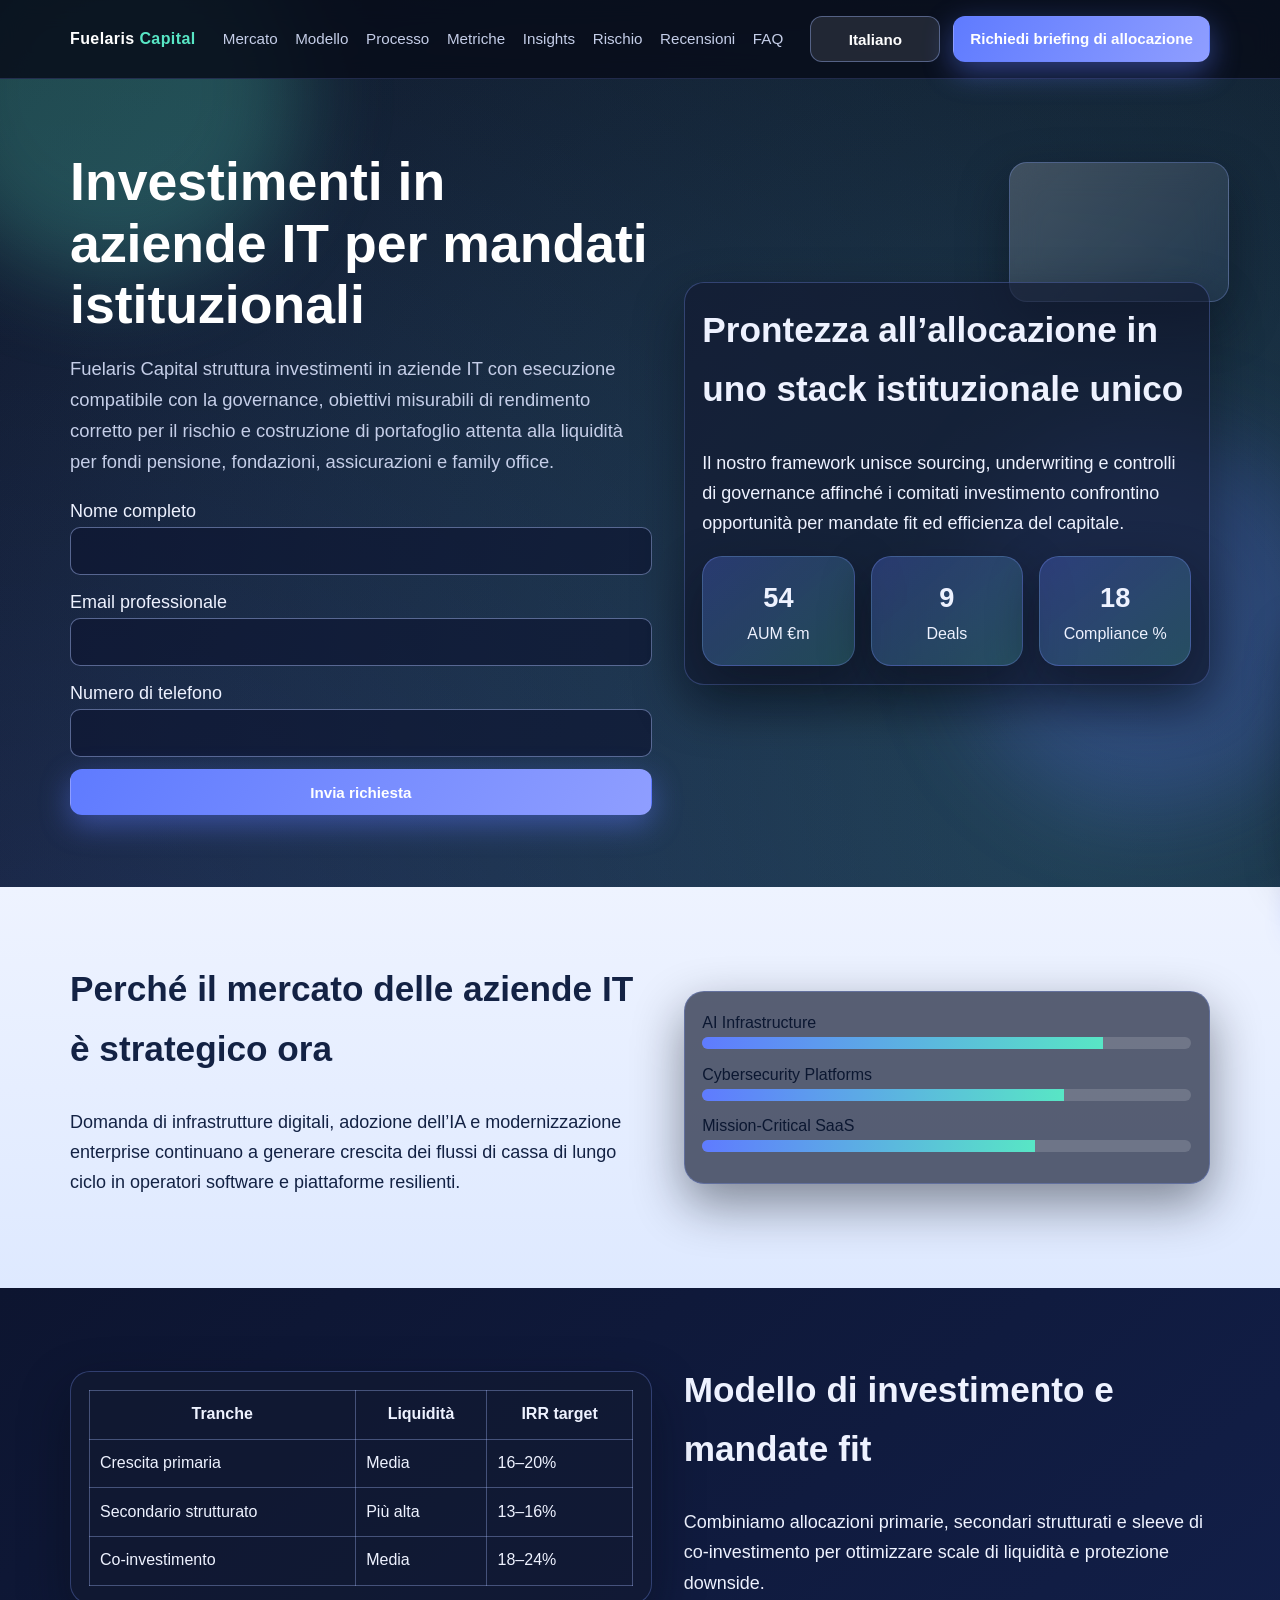
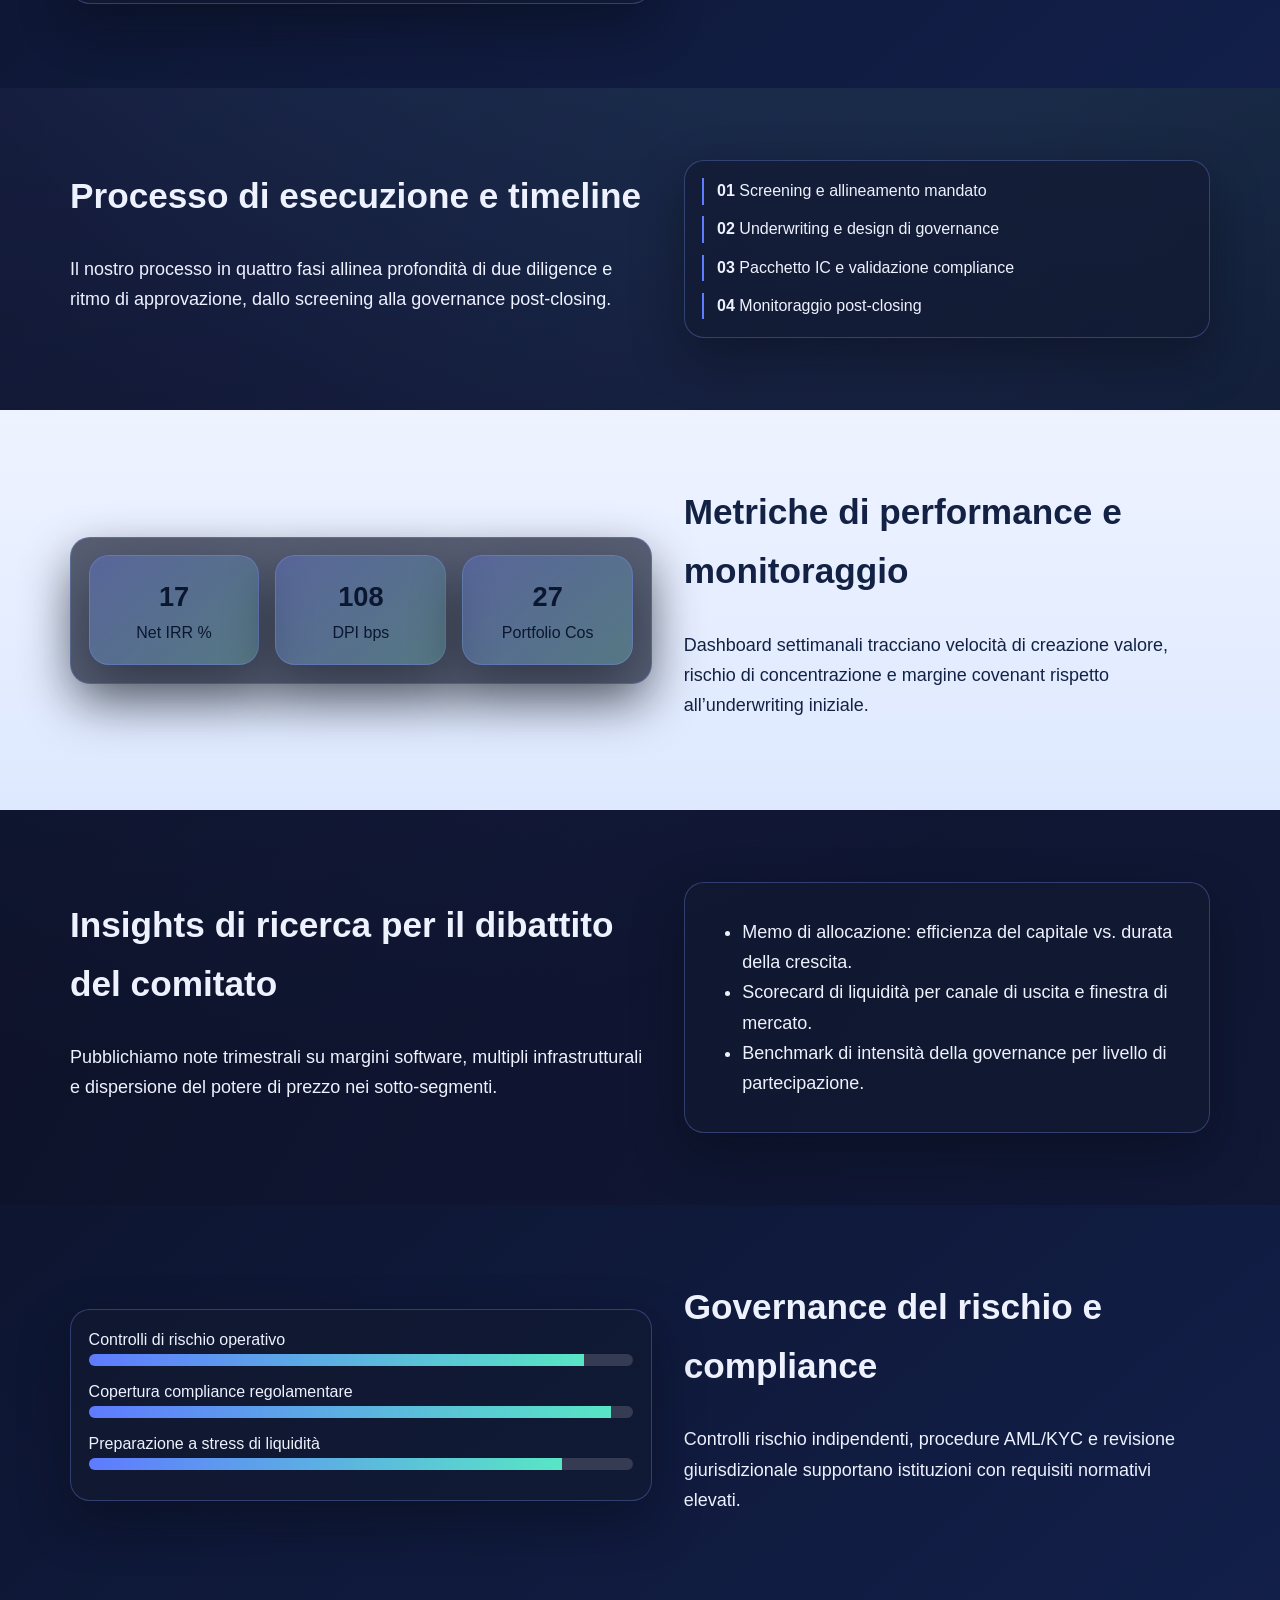
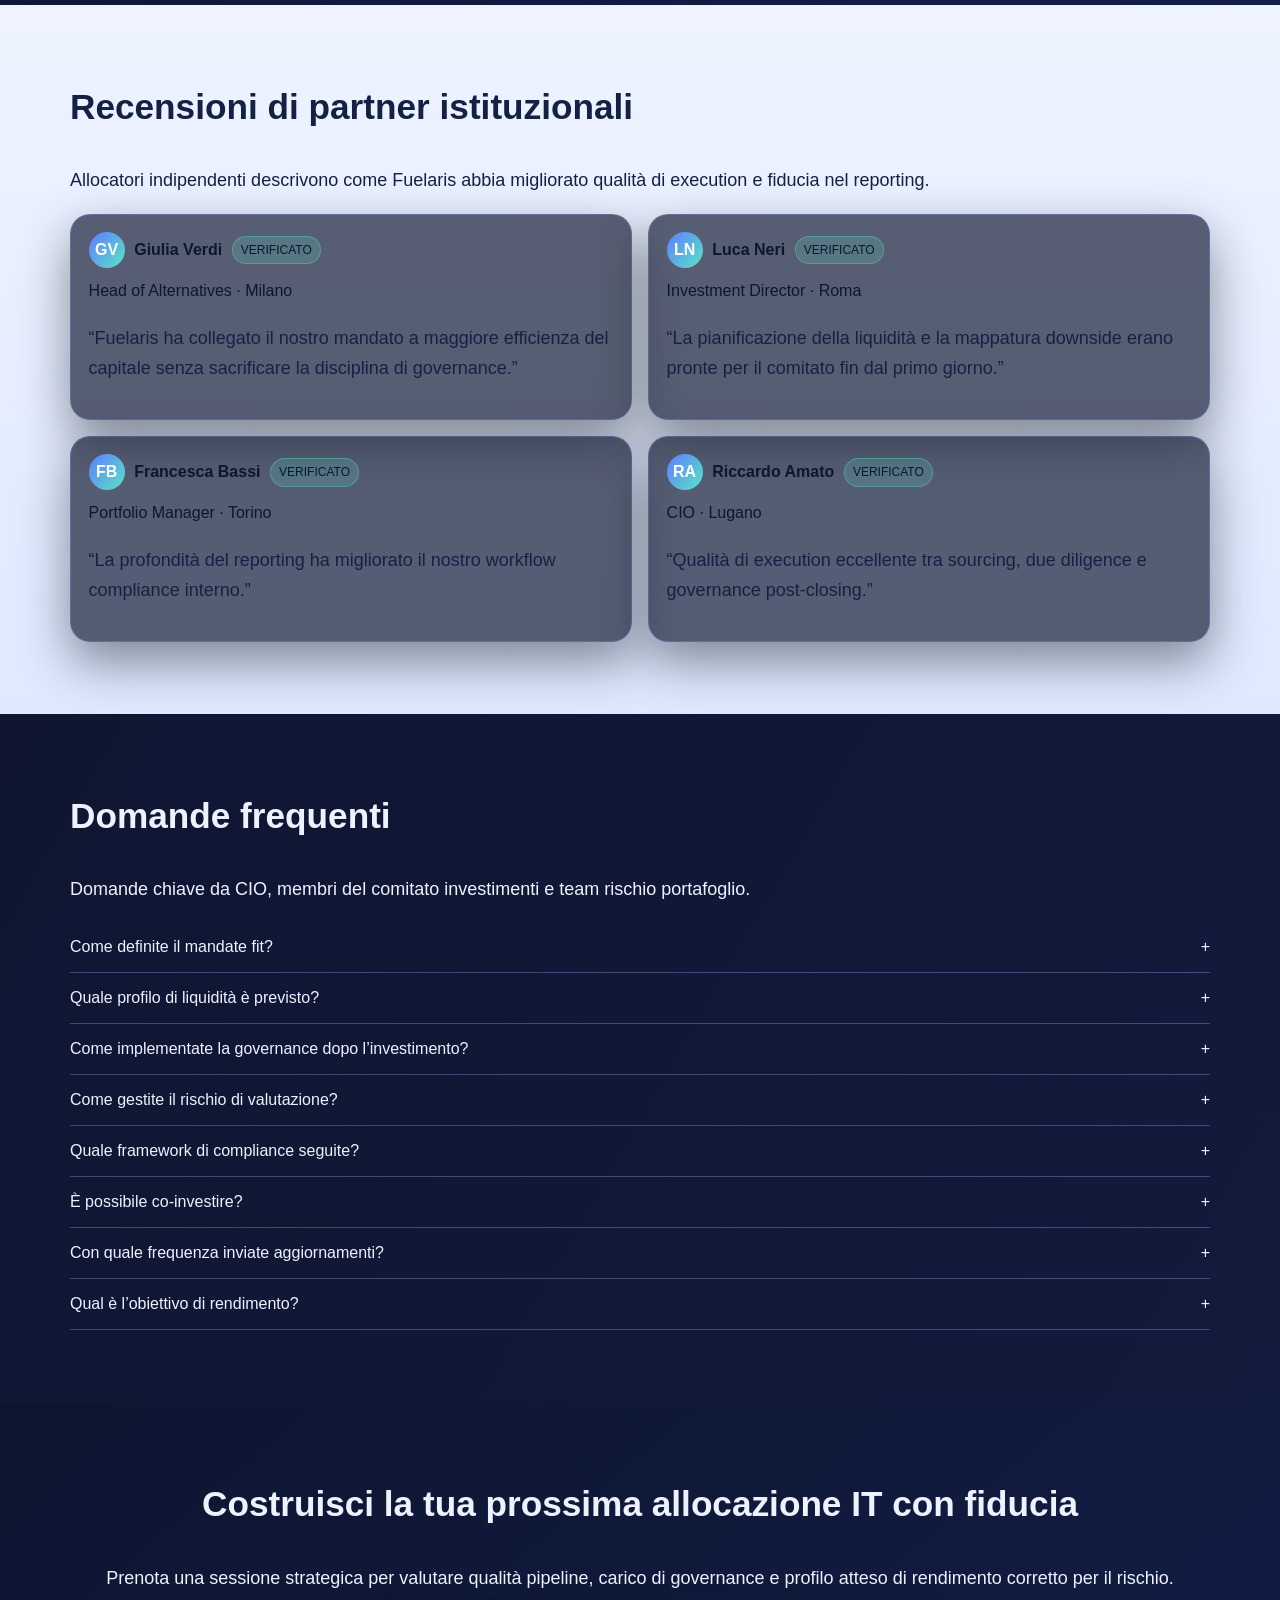
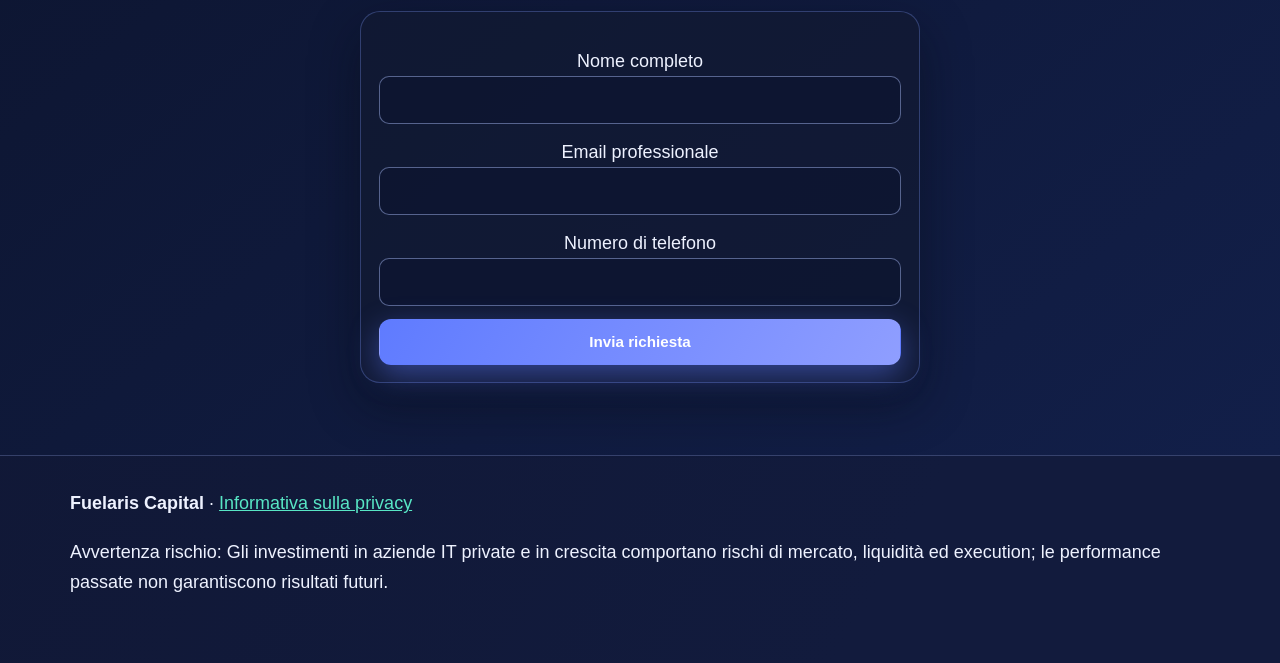
<file: it/index.html>
<!doctype html>
<html lang="it">
<head>
  <meta charset="utf-8" />
  <meta name="viewport" content="width=device-width,initial-scale=1" />
  <title>Fuelaris Capital | Investimenti istituzionali in aziende IT</title>
  <meta name="description" content="Fuelaris Capital offre investimenti istituzionali in aziende IT con focus su governance, compliance e rendimento corretto per il rischio." />
  <link rel="canonical" href="https://www.fuelariscapital.com/it/index.html" />
  <link rel="alternate" hreflang="en" href="https://www.fuelariscapital.com/index.html" />
  <link rel="alternate" hreflang="de" href="https://www.fuelariscapital.com/de/index.html" />
  <link rel="alternate" hreflang="fr" href="https://www.fuelariscapital.com/fr/index.html" />
  <link rel="alternate" hreflang="es" href="https://www.fuelariscapital.com/es/index.html" />
  <link rel="alternate" hreflang="it" href="https://www.fuelariscapital.com/it/index.html" />
  <link rel="alternate" hreflang="x-default" href="https://www.fuelariscapital.com/index.html" />
  <meta property="og:title" content="Fuelaris Capital | Investimenti istituzionali in aziende IT" />
  <meta property="og:description" content="Fuelaris Capital offre investimenti istituzionali in aziende IT con focus su governance, compliance e rendimento corretto per il rischio." />
  <meta property="og:type" content="website" />
  <meta property="og:url" content="https://www.fuelariscapital.com/it/index.html" />
  <meta name="twitter:card" content="summary_large_image" />
  <meta name="twitter:title" content="Fuelaris Capital | Investimenti istituzionali in aziende IT" />
  <meta name="twitter:description" content="Fuelaris Capital offre investimenti istituzionali in aziende IT con focus su governance, compliance e rendimento corretto per il rischio." />
  <link rel="stylesheet" href="../assets/style.css" />
  <script type="application/ld+json">{"@context":"https://schema.org","@graph":[{"@type":"Organization","name":"Fuelaris Capital","url":"https://www.fuelariscapital.com/"},{"@type":"WebSite","name":"Fuelaris Capital","url":"https://www.fuelariscapital.com/"},{"@type":"FAQPage","mainEntity":[{"@type":"Question","name":"Come definite il mandate fit?","acceptedAnswer":{"@type":"Answer","text":"Mappiamo ogni opportunità rispetto a target di rendimento, tolleranza liquidità, limiti di concentrazione e capacità di governance."}},{"@type":"Question","name":"Quale profilo di liquidità è previsto?","acceptedAnswer":{"@type":"Answer","text":"I portafogli sono strutturati in vintage scalettati con ipotesi di holding, opzionalità secondaria e scenari di distribuzione."}},{"@type":"Question","name":"Come implementate la governance dopo l’investimento?","acceptedAnswer":{"@type":"Answer","text":"Installiamo pacchetti KPI, standard di board reporting e protocolli di escalation allineati ai requisiti istituzionali."}},{"@type":"Question","name":"Come gestite il rischio di valutazione?","acceptedAnswer":{"@type":"Answer","text":"Applichiamo underwriting per scenari, triangolazione dei multipli comparabili e soglie di re-underwriting."}},{"@type":"Question","name":"Quale framework di compliance seguite?","acceptedAnswer":{"@type":"Answer","text":"AML/KYC, screening sanzioni, verifica titolare effettivo e revisione legale giurisdizionale sono integrati."}},{"@type":"Question","name":"È possibile co-investire?","acceptedAnswer":{"@type":"Answer","text":"Sì, le istituzioni qualificate accedono a sleeve di co-investimento con diligence dedicata e diritti di governance."}},{"@type":"Question","name":"Con quale frequenza inviate aggiornamenti?","acceptedAnswer":{"@type":"Answer","text":"Cadenza standard: dati operativi mensili, revisione trimestrale del portafoglio e alert immediati su eventi materiali."}},{"@type":"Question","name":"Qual è l’obiettivo di rendimento?","acceptedAnswer":{"@type":"Answer","text":"Varia per sleeve, con focus su rendimento corretto per il rischio duraturo e contenimento disciplinato del downside."}}]}, {"@type":"Review","author":{"@type":"Person","name":"Giulia Verdi"},"reviewBody":"Fuelaris ha collegato il nostro mandato a maggiore efficienza del capitale senza sacrificare la disciplina di governance.","reviewRating":{"@type":"Rating","ratingValue":"5","bestRating":"5"}},{"@type":"Review","author":{"@type":"Person","name":"Luca Neri"},"reviewBody":"La pianificazione della liquidità e la mappatura downside erano pronte per il comitato fin dal primo giorno.","reviewRating":{"@type":"Rating","ratingValue":"5","bestRating":"5"}},{"@type":"Review","author":{"@type":"Person","name":"Francesca Bassi"},"reviewBody":"La profondità del reporting ha migliorato il nostro workflow compliance interno.","reviewRating":{"@type":"Rating","ratingValue":"5","bestRating":"5"}},{"@type":"Review","author":{"@type":"Person","name":"Riccardo Amato"},"reviewBody":"Qualità di execution eccellente tra sourcing, due diligence e governance post-closing.","reviewRating":{"@type":"Rating","ratingValue":"5","bestRating":"5"}}]}</script>
</head>
<body>
<div class="bg-mesh"></div><div class="glow one"></div><div class="glow two"></div><div class="glass-float"></div>
<header class="site-header">
  <div class="container header-inner">
    <a class="brand" href="../index.html">Fuelaris <span>Capital</span></a>
    <nav class="main-nav" aria-label="Primary"><a href="#mercato">Mercato</a>
<a href="#modello">Modello</a>
<a href="#processo">Processo</a>
<a href="#metriche">Metriche</a>
<a href="#insights">Insights</a>
<a href="#rischio">Rischio</a>
<a href="#recensioni">Recensioni</a>
<a href="#faq">FAQ</a></nav>
    <div class="header-right">
      <div class="lang-switcher"><button class="lang-toggle" aria-haspopup="true" aria-expanded="false">Italiano</button><div class="lang-menu"><a href="../index.html" class=""><svg class="flag" viewBox="0 0 60 40" aria-hidden="true"><rect width="60" height="40" fill="#012169"/><path d="M0 0l60 40M60 0L0 40" stroke="#fff" stroke-width="8"/><path d="M0 0l60 40M60 0L0 40" stroke="#C8102E" stroke-width="4"/><path d="M30 0v40M0 20h60" stroke="#fff" stroke-width="12"/><path d="M30 0v40M0 20h60" stroke="#C8102E" stroke-width="7"/></svg><span>English</span></a>
<a href="../de/index.html" class=""><svg class="flag" viewBox="0 0 60 40" aria-hidden="true"><rect width="60" height="13.4" y="0" fill="#000"/><rect width="60" height="13.3" y="13.4" fill="#DD0000"/><rect width="60" height="13.3" y="26.7" fill="#FFCE00"/></svg><span>Deutsch</span></a>
<a href="../fr/index.html" class=""><svg class="flag" viewBox="0 0 60 40" aria-hidden="true"><rect width="20" height="40" fill="#0055A4"/><rect width="20" height="40" x="20" fill="#fff"/><rect width="20" height="40" x="40" fill="#EF4135"/></svg><span>Français</span></a>
<a href="../es/index.html" class=""><svg class="flag" viewBox="0 0 60 40" aria-hidden="true"><rect width="60" height="10" y="0" fill="#AA151B"/><rect width="60" height="20" y="10" fill="#F1BF00"/><rect width="60" height="10" y="30" fill="#AA151B"/></svg><span>Español</span></a>
<a href="../it/index.html" class="active"><svg class="flag" viewBox="0 0 60 40" aria-hidden="true"><rect width="20" height="40" fill="#009246"/><rect width="20" height="40" x="20" fill="#fff"/><rect width="20" height="40" x="40" fill="#CE2B37"/></svg><span>Italiano</span></a></div></div>
      <a class="btn btn-primary" href="#final-cta">Richiedi briefing di allocazione</a>
      <button class="burger" aria-label="Menu">☰</button>
    </div>
  </div>
</header>
<div class="drawer-overlay"></div>
<aside class="mobile-drawer" aria-label="Mobile Menu">
  <div class="drawer-top"><strong>Fuelaris Capital</strong><button class="drawer-close btn" aria-label="Chiudi">✕</button></div>
  <nav class="drawer-nav"><a href="#mercato">Mercato</a>
<a href="#modello">Modello</a>
<a href="#processo">Processo</a>
<a href="#metriche">Metriche</a>
<a href="#insights">Insights</a>
<a href="#rischio">Rischio</a>
<a href="#recensioni">Recensioni</a>
<a href="#faq">FAQ</a></nav>
  <div class="lang-switcher" style="margin-top:1rem"><button class="lang-toggle">Italiano</button><div class="lang-menu" style="display:block;position:static;width:100%"><a href="../index.html" class=""><svg class="flag" viewBox="0 0 60 40" aria-hidden="true"><rect width="60" height="40" fill="#012169"/><path d="M0 0l60 40M60 0L0 40" stroke="#fff" stroke-width="8"/><path d="M0 0l60 40M60 0L0 40" stroke="#C8102E" stroke-width="4"/><path d="M30 0v40M0 20h60" stroke="#fff" stroke-width="12"/><path d="M30 0v40M0 20h60" stroke="#C8102E" stroke-width="7"/></svg><span>English</span></a>
<a href="../de/index.html" class=""><svg class="flag" viewBox="0 0 60 40" aria-hidden="true"><rect width="60" height="13.4" y="0" fill="#000"/><rect width="60" height="13.3" y="13.4" fill="#DD0000"/><rect width="60" height="13.3" y="26.7" fill="#FFCE00"/></svg><span>Deutsch</span></a>
<a href="../fr/index.html" class=""><svg class="flag" viewBox="0 0 60 40" aria-hidden="true"><rect width="20" height="40" fill="#0055A4"/><rect width="20" height="40" x="20" fill="#fff"/><rect width="20" height="40" x="40" fill="#EF4135"/></svg><span>Français</span></a>
<a href="../es/index.html" class=""><svg class="flag" viewBox="0 0 60 40" aria-hidden="true"><rect width="60" height="10" y="0" fill="#AA151B"/><rect width="60" height="20" y="10" fill="#F1BF00"/><rect width="60" height="10" y="30" fill="#AA151B"/></svg><span>Español</span></a>
<a href="../it/index.html" class="active"><svg class="flag" viewBox="0 0 60 40" aria-hidden="true"><rect width="20" height="40" fill="#009246"/><rect width="20" height="40" x="20" fill="#fff"/><rect width="20" height="40" x="40" fill="#CE2B37"/></svg><span>Italiano</span></a></div></div>
  <a class="btn btn-primary" style="margin-top:1rem" href="#final-cta">Richiedi briefing di allocazione</a>
</aside>

<main>
<section class="container hero-grid" id="hero"><div class="reveal"><h1>Investimenti in aziende IT per mandati istituzionali</h1><p class="lead">Fuelaris Capital struttura investimenti in aziende IT con esecuzione compatibile con la governance, obiettivi misurabili di rendimento corretto per il rischio e costruzione di portafoglio attenta alla liquidità per fondi pensione, fondazioni, assicurazioni e family office.</p><form><label>Nome completo<input name="name" autocomplete="name" required></label><label>Email professionale<input type="email" name="email" autocomplete="email" required></label><label>Numero di telefono<input type="tel" name="phone" autocomplete="tel" required></label><button class="btn btn-primary" type="submit">Invia richiesta</button></form></div><div class="card reveal"><h2>Prontezza all’allocazione in uno stack istituzionale unico</h2><p>Il nostro framework unisce sourcing, underwriting e controlli di governance affinché i comitati investimento confrontino opportunità per mandate fit ed efficienza del capitale.</p><div class="visual-grid"><div class="card kpi"><strong data-count="240" class="reveal">0</strong><span>AUM €m</span></div><div class="card kpi"><strong data-count="28" class="reveal">0</strong><span>Deals</span></div><div class="card kpi"><strong data-count="94" class="reveal">0</strong><span>Compliance %</span></div></div></div></section>

<section class="section-light"><div class="container split"><div><h2 id="market">Perché il mercato delle aziende IT è strategico ora</h2><p>Domanda di infrastrutture digitali, adozione dell’IA e modernizzazione enterprise continuano a generare crescita dei flussi di cassa di lungo ciclo in operatori software e piattaforme resilienti.</p></div><div class="card reveal"><div>AI Infrastructure</div><div class="bar"><div class="fill" data-fill="82%"></div></div><div>Cybersecurity Platforms</div><div class="bar"><div class="fill" data-fill="74%"></div></div><div>Mission-Critical SaaS</div><div class="bar"><div class="fill" data-fill="68%"></div></div></div></div></section>

<section class="section-dark"><div class="container split"><div class="card reveal"><table class="comparison"><tr><th>Tranche</th><th>Liquidità</th><th>IRR target</th></tr><tr><td>Crescita primaria</td><td>Media</td><td>16–20%</td></tr><tr><td>Secondario strutturato</td><td>Più alta</td><td>13–16%</td></tr><tr><td>Co-investimento</td><td>Media</td><td>18–24%</td></tr></table></div><div><h2 id="model">Modello di investimento e mandate fit</h2><p>Combiniamo allocazioni primarie, secondari strutturati e sleeve di co-investimento per ottimizzare scale di liquidità e protezione downside.</p></div></div></section>

<section><div class="container grid-2"><div><h2 id="process">Processo di esecuzione e timeline</h2><p>Il nostro processo in quattro fasi allinea profondità di due diligence e ritmo di approvazione, dallo screening alla governance post-closing.</p></div><div class="card timeline reveal"><div class="step"><strong>01</strong> Screening e allineamento mandato</div><div class="step"><strong>02</strong> Underwriting e design di governance</div><div class="step"><strong>03</strong> Pacchetto IC e validazione compliance</div><div class="step"><strong>04</strong> Monitoraggio post-closing</div></div></div></section>

<section class="section-light"><div class="container split"><div class="card reveal"><div class="visual-grid"><div class="card kpi"><strong data-count="17" class="reveal">0</strong><span>Net IRR %</span></div><div class="card kpi"><strong data-count="142" class="reveal">0</strong><span>DPI bps</span></div><div class="card kpi"><strong data-count="29" class="reveal">0</strong><span>Portfolio Cos</span></div></div></div><div><h2 id="metrics">Metriche di performance e monitoraggio</h2><p>Dashboard settimanali tracciano velocità di creazione valore, rischio di concentrazione e margine covenant rispetto all’underwriting iniziale.</p></div></div></section>

<section><div class="container grid-2"><div><h2 id="insights">Insights di ricerca per il dibattito del comitato</h2><p>Pubblichiamo note trimestrali su margini software, multipli infrastrutturali e dispersione del potere di prezzo nei sotto-segmenti.</p></div><div class="card reveal"><ul><li>Memo di allocazione: efficienza del capitale vs. durata della crescita.</li><li>Scorecard di liquidità per canale di uscita e finestra di mercato.</li><li>Benchmark di intensità della governance per livello di partecipazione.</li></ul></div></div></section>

<section class="section-dark"><div class="container split"><div class="card reveal"><div>Controlli di rischio operativo</div><div class="bar"><div class="fill" data-fill="91%"></div></div><div>Copertura compliance regolamentare</div><div class="bar"><div class="fill" data-fill="96%"></div></div><div>Preparazione a stress di liquidità</div><div class="bar"><div class="fill" data-fill="87%"></div></div></div><div><h2 id="risk">Governance del rischio e compliance</h2><p>Controlli rischio indipendenti, procedure AML/KYC e revisione giurisdizionale supportano istituzioni con requisiti normativi elevati.</p></div></div></section>

<section class="section-light"><div class="container"><h2 id="reviews">Recensioni di partner istituzionali</h2><p>Allocatori indipendenti descrivono come Fuelaris abbia migliorato qualità di execution e fiducia nel reporting.</p><div class="review-grid"><article class="card reveal"><div class="review-head"><span class="avatar">GV</span><strong>Giulia Verdi</strong><span class="verified">VERIFICATO</span></div><div>Head of Alternatives · Milano</div><p>“Fuelaris ha collegato il nostro mandato a maggiore efficienza del capitale senza sacrificare la disciplina di governance.”</p></article>
<article class="card reveal"><div class="review-head"><span class="avatar">LN</span><strong>Luca Neri</strong><span class="verified">VERIFICATO</span></div><div>Investment Director · Roma</div><p>“La pianificazione della liquidità e la mappatura downside erano pronte per il comitato fin dal primo giorno.”</p></article>
<article class="card reveal"><div class="review-head"><span class="avatar">FB</span><strong>Francesca Bassi</strong><span class="verified">VERIFICATO</span></div><div>Portfolio Manager · Torino</div><p>“La profondità del reporting ha migliorato il nostro workflow compliance interno.”</p></article>
<article class="card reveal"><div class="review-head"><span class="avatar">RA</span><strong>Riccardo Amato</strong><span class="verified">VERIFICATO</span></div><div>CIO · Lugano</div><p>“Qualità di execution eccellente tra sourcing, due diligence e governance post-closing.”</p></article></div></div></section>

<section><div class="container"><h2 id="faq">Domande frequenti</h2><p>Domande chiave da CIO, membri del comitato investimenti e team rischio portafoglio.</p><div class="faq-item"><button class="faq-q" aria-expanded="false">Come definite il mandate fit?<span>+</span></button><div class="faq-content">Mappiamo ogni opportunità rispetto a target di rendimento, tolleranza liquidità, limiti di concentrazione e capacità di governance.</div></div>
<div class="faq-item"><button class="faq-q" aria-expanded="false">Quale profilo di liquidità è previsto?<span>+</span></button><div class="faq-content">I portafogli sono strutturati in vintage scalettati con ipotesi di holding, opzionalità secondaria e scenari di distribuzione.</div></div>
<div class="faq-item"><button class="faq-q" aria-expanded="false">Come implementate la governance dopo l’investimento?<span>+</span></button><div class="faq-content">Installiamo pacchetti KPI, standard di board reporting e protocolli di escalation allineati ai requisiti istituzionali.</div></div>
<div class="faq-item"><button class="faq-q" aria-expanded="false">Come gestite il rischio di valutazione?<span>+</span></button><div class="faq-content">Applichiamo underwriting per scenari, triangolazione dei multipli comparabili e soglie di re-underwriting.</div></div>
<div class="faq-item"><button class="faq-q" aria-expanded="false">Quale framework di compliance seguite?<span>+</span></button><div class="faq-content">AML/KYC, screening sanzioni, verifica titolare effettivo e revisione legale giurisdizionale sono integrati.</div></div>
<div class="faq-item"><button class="faq-q" aria-expanded="false">È possibile co-investire?<span>+</span></button><div class="faq-content">Sì, le istituzioni qualificate accedono a sleeve di co-investimento con diligence dedicata e diritti di governance.</div></div>
<div class="faq-item"><button class="faq-q" aria-expanded="false">Con quale frequenza inviate aggiornamenti?<span>+</span></button><div class="faq-content">Cadenza standard: dati operativi mensili, revisione trimestrale del portafoglio e alert immediati su eventi materiali.</div></div>
<div class="faq-item"><button class="faq-q" aria-expanded="false">Qual è l’obiettivo di rendimento?<span>+</span></button><div class="faq-content">Varia per sleeve, con focus su rendimento corretto per il rischio duraturo e contenimento disciplinato del downside.</div></div></div></section>

<section id="final-cta" class="section-dark"><div class="container centered"><h2>Costruisci la tua prossima allocazione IT con fiducia</h2><p>Prenota una sessione strategica per valutare qualità pipeline, carico di governance e profilo atteso di rendimento corretto per il rischio.</p><div class="card" style="max-width:560px;margin:0 auto"><form><label>Nome completo<input name="name2" autocomplete="name" required></label><label>Email professionale<input type="email" name="email2" autocomplete="email" required></label><label>Numero di telefono<input type="tel" name="phone2" autocomplete="tel" required></label><button class="btn btn-primary" type="submit">Invia richiesta</button></form></div></div></section>
</main>

<footer><div class="container"><strong>Fuelaris Capital</strong> · <a href="#" data-open-privacy>Informativa sulla privacy</a><p>Avvertenza rischio: Gli investimenti in aziende IT private e in crescita comportano rischi di mercato, liquidità ed execution; le performance passate non garantiscono risultati futuri.</p></div></footer>

<div class="modal" id="privacy-modal" role="dialog" aria-modal="true" aria-label="Informativa sulla privacy"><div class="modal-panel"><button class="modal-close-x" aria-label="Chiudi">✕</button><h2>Informativa sulla privacy</h2><p><strong>Introduzione:</strong> Fuelaris Capital protegge le informazioni degli investitori usate per allocazione, governance e comunicazione di execution.</p><p><strong>Raccolta dati:</strong> Raccogliamo identità, contatti professionali, informazioni di adeguatezza e registri di comunicazione inviati tramite moduli e incontri.</p><p><strong>Base giuridica:</strong> Il trattamento si basa su interesse legittimo, preparazione contrattuale e obblighi legali di compliance.</p><p><strong>Cookie:</strong> I cookie essenziali supportano sicurezza e continuità di sessione; i cookie analitici sono usati in forma aggregata.</p><p><strong>Conservazione:</strong> I record sono conservati secondo i termini regolamentari e poi rimossi in modo sicuro.</p><p><strong>Condivisione con terze parti:</strong> I dati possono essere condivisi con custodi, consulenti legali, revisori e fornitori regolamentati sotto obblighi di riservatezza.</p><p><strong>Sicurezza:</strong> Cifratura, controlli di accesso, logging e revisioni periodiche proteggono riservatezza e integrità.</p><p><strong>Diritti degli utenti:</strong> Gli investitori possono richiedere accesso, rettifica, portabilità, limitazione o cancellazione dove consentito dalla legge.</p><p><strong>Trasferimenti internazionali:</strong> I trasferimenti transfrontalieri utilizzano salvaguardie contrattuali e standard di protezione equivalenti.</p><p><strong>Informativa rischio di settore:</strong> Le comunicazioni di investimento possono includere ipotesi previsionali esposte a shock di mercato e liquidità.</p><p><strong>Contatto:</strong> privacy@fuelariscapital.com</p><button class="modal-close-bottom">Chiudi</button></div></div>

<script src="../assets/app.js" defer></script>
</body>
</html>
</file>
<file: assets/style.css>
:root {
  --bg: #0b1020;
  --bg-soft: #121a31;
  --surface: rgba(18, 26, 49, 0.68);
  --surface-light: #f5f8ff;
  --text: #eef2ff;
  --text-muted: #c5cee8;
  --heading: #ffffff;
  --accent: #5f7bff;
  --accent-2: #58e6c5;
  --border: rgba(125, 151, 255, 0.3);
  --shadow: 0 20px 50px rgba(7, 10, 20, 0.45);
  --radius: 20px;
  --btn-height: 46px;
  --container: min(1140px, 92vw);
}

* { box-sizing: border-box; }
html, body { margin: 0; padding: 0; }
body {
  font-family: "Inter", "Segoe UI", sans-serif;
  color: var(--text);
  background:
    radial-gradient(circle at 10% 20%, rgba(95, 123, 255, 0.2), transparent 35%),
    radial-gradient(circle at 85% 15%, rgba(88, 230, 197, 0.2), transparent 30%),
    linear-gradient(120deg, #070b16, #0f1530 45%, #121b3d 90%);
  min-height: 100%;
  line-height: 1.68;
}
body.menu-open, body.modal-open { overflow: hidden; }

.bg-mesh {
  position: fixed;
  inset: 0;
  z-index: -3;
  background-image:
    linear-gradient(rgba(255,255,255,0.04) 1px, transparent 1px),
    linear-gradient(90deg, rgba(255,255,255,0.04) 1px, transparent 1px);
  background-size: 60px 60px;
  opacity: 0.18;
}
.glow {
  position: fixed;
  width: 380px;
  height: 380px;
  border-radius: 50%;
  z-index: -2;
  filter: blur(45px);
  pointer-events: none;
}
.glow.one { top: -100px; left: -80px; background: rgba(88, 230, 197, 0.25); }
.glow.two { right: -60px; bottom: 10%; background: rgba(95, 123, 255, 0.24); }
.glass-float {
  position: fixed;
  right: 4%;
  top: 18%;
  width: 220px;
  height: 140px;
  border-radius: 18px;
  border: 1px solid rgba(145, 170, 255, 0.3);
  background: linear-gradient(135deg, rgba(255,255,255,0.18), rgba(160,190,255,0.08));
  backdrop-filter: blur(16px);
  box-shadow: var(--shadow);
  z-index: -1;
}

.container { width: var(--container); margin: 0 auto; }

.site-header {
  position: sticky;
  top: 0;
  z-index: 60;
  backdrop-filter: blur(12px);
  background: rgba(8, 12, 26, 0.84);
  border-bottom: 1px solid rgba(131, 151, 255, 0.2);
}
.header-inner {
  display: flex;
  justify-content: space-between;
  align-items: center;
  gap: 1.2rem;
  min-height: 78px;
}
.brand { font-weight: 700; color: #fff; text-decoration: none; letter-spacing: 0.4px; }
.brand span { color: var(--accent-2); }
.main-nav { display: flex; gap: 1.1rem; align-items: center; }
.main-nav a { color: var(--text-muted); text-decoration: none; font-weight: 500; font-size: 0.95rem; }
.main-nav a:hover { color: #fff; }
.header-right { display: flex; gap: 0.8rem; align-items: center; }

.btn, .lang-toggle {
  height: var(--btn-height);
  padding: 0 1rem;
  border-radius: 12px;
  font-size: 0.95rem;
  border: 1px solid transparent;
  display: inline-flex;
  align-items: center;
  justify-content: center;
  text-decoration: none;
  font-weight: 600;
  cursor: pointer;
}
.btn-primary {
  color: #fff;
  background: linear-gradient(120deg, var(--accent), #8f9eff);
  box-shadow: 0 10px 30px rgba(95, 123, 255, 0.45);
}

.lang-switcher { position: relative; }
.lang-toggle {
  color: #fff;
  background: rgba(255, 255, 255, 0.1);
  border-color: rgba(163, 185, 255, 0.4);
  min-width: 130px;
}
.lang-menu {
  position: absolute;
  top: calc(100% + 8px);
  right: 0;
  width: 220px;
  background: #101732;
  border: 1px solid rgba(163, 185, 255, 0.35);
  border-radius: 14px;
  box-shadow: var(--shadow);
  padding: 0.35rem;
  display: none;
}
.lang-switcher.open .lang-menu { display: block; }
.lang-menu a {
  display: flex;
  align-items: center;
  gap: 0.65rem;
  color: var(--text);
  padding: 0.6rem;
  border-radius: 10px;
  text-decoration: none;
}
.lang-menu a:hover, .lang-menu a.active { background: rgba(95, 123, 255, 0.2); }
.flag { width: 26px; height: 19px; display: inline-flex; }

.burger {
  display: none;
  width: var(--btn-height);
  height: var(--btn-height);
  border-radius: 12px;
  border: 1px solid rgba(163, 185, 255, 0.4);
  background: rgba(255,255,255,0.1);
  color: #fff;
}
.mobile-drawer {
  position: fixed;
  inset: 0 0 0 auto;
  width: min(420px, 90vw);
  background: #11193a;
  transform: translateX(100%);
  transition: transform 0.3s ease;
  z-index: 90;
  padding: 1rem;
}
.mobile-drawer.open { transform: translateX(0); }
.drawer-overlay {
  position: fixed;
  inset: 0;
  background: rgba(5, 8, 18, 0.6);
  opacity: 0;
  pointer-events: none;
  transition: opacity 0.3s ease;
  z-index: 80;
}
.drawer-overlay.show { opacity: 1; pointer-events: auto; }
.drawer-top { display: flex; justify-content: space-between; align-items: center; }
.drawer-nav { display: grid; gap: 0.8rem; margin-top: 1rem; }
.drawer-nav a { color: var(--text); text-decoration: none; padding: 0.65rem 0; border-bottom: 1px solid rgba(255,255,255,0.08); }

section { padding: 4.5rem 0; }
.section-light { background: linear-gradient(180deg, #eef3ff, #dee9ff); color: #0b1731; }
.section-light h2, .section-light p, .section-light li { color: #132244; }
.section-dark { background: linear-gradient(140deg, #0d1530, #121f49); }

.hero-grid, .split, .grid-2 { display: grid; grid-template-columns: 1.05fr 0.95fr; gap: 2rem; align-items: center; }
.centered { text-align: center; }
h1 { font-size: clamp(2rem, 5vw, 3.35rem); line-height: 1.15; color: var(--heading); margin: 0 0 1rem; }
h2 { font-size: clamp(1.6rem, 3.5vw, 2.2rem); margin-top: 0; }
p, li, label, .faq-content, footer { font-size: 18px; line-height: 1.68; }
.lead { font-size: 1.15rem; color: var(--text-muted); }
.card {
  background: var(--surface);
  border: 1px solid var(--border);
  border-radius: var(--radius);
  padding: 1.1rem;
  box-shadow: var(--shadow);
}
.visual-grid { display: grid; grid-template-columns: repeat(3, minmax(0, 1fr)); gap: 1rem; }
.kpi { text-align: center; background: linear-gradient(140deg, rgba(95,123,255,0.28), rgba(88,230,197,0.2)); }
.kpi strong { display: block; font-size: 1.7rem; }

form { display: grid; gap: 0.8rem; margin-top: 1rem; }
input {
  width: 100%;
  height: 48px;
  border-radius: 10px;
  border: 1px solid rgba(176, 196, 255, 0.45);
  background: rgba(13, 21, 48, 0.65);
  color: #fff;
  padding: 0 0.85rem;
}
.section-light input { background: rgba(255,255,255,0.85); color: #0b1731; }

.bar { height: 12px; border-radius: 99px; background: rgba(255,255,255,0.15); overflow: hidden; margin-bottom: 0.8rem; }
.fill { height: 100%; width: 0; background: linear-gradient(90deg, var(--accent), var(--accent-2)); transition: width 1.2s ease; }
.timeline { display: grid; gap: 0.7rem; }
.timeline .step { border-left: 2px solid var(--accent); padding-left: 0.8rem; }
.comparison { width: 100%; border-collapse: collapse; }
.comparison th, .comparison td { border: 1px solid rgba(170,190,255,0.35); padding: 0.65rem; }

.review-grid { display: grid; grid-template-columns: repeat(2, minmax(0,1fr)); gap: 1rem; }
.review-head { display: flex; align-items: center; gap: 0.6rem; margin-bottom: 0.6rem; }
.avatar { width: 36px; height: 36px; border-radius: 50%; display: grid; place-items: center; font-weight: 700; background: linear-gradient(130deg, var(--accent), var(--accent-2)); color: #fff; }
.verified { font-size: 0.75rem; padding: 0.2rem 0.5rem; border-radius: 999px; background: rgba(88,230,197,0.18); border: 1px solid rgba(88,230,197,0.35); }

.faq-item { border-bottom: 1px solid rgba(170,190,255,0.3); }
.faq-q {
  width: 100%;
  background: transparent;
  border: 0;
  color: inherit;
  text-align: left;
  padding: 1rem 0;
  display: flex;
  justify-content: space-between;
  font-size: 1rem;
}
.faq-content { max-height: 0; overflow: hidden; transition: max-height 0.35s ease, opacity 0.25s ease; opacity: 0; }
.faq-item.open .faq-content { max-height: 180px; opacity: 1; padding-bottom: 0.8rem; }

footer { padding: 2rem 0 3rem; border-top: 1px solid rgba(163,185,255,0.25); }
footer a { color: var(--accent-2); }

.modal {
  position: fixed;
  inset: 0;
  display: none;
  place-items: center;
  z-index: 120;
  background: rgba(4,8,17,0.75);
}
.modal.show { display: grid; }
.modal-panel {
  width: min(760px, 92vw);
  max-height: 86vh;
  overflow: auto;
  background: #f7faff;
  color: #10213f;
  border-radius: 16px;
  padding: 1.2rem;
  box-shadow: var(--shadow);
}
.modal-close-x { float: right; background: #dce7ff; border: 0; border-radius: 8px; width: 34px; height: 34px; }
.modal-close-bottom { margin-top: 1rem; height: 42px; border-radius: 10px; border: 1px solid #9ab0e9; background: #fff; }

.reveal { opacity: 0; transform: translateY(14px); transition: opacity 0.7s ease, transform 0.7s ease; }
.reveal.in { opacity: 1; transform: translateY(0); }

@media (max-width: 900px) {
  .main-nav, .header-right .lang-switcher, .header-right .btn-primary { display: none; }
  .burger { display: inline-flex; align-items: center; justify-content: center; }
  .hero-grid, .split, .grid-2, .review-grid, .visual-grid { grid-template-columns: 1fr; }
  .glass-float { display: none; }
}
</file>
